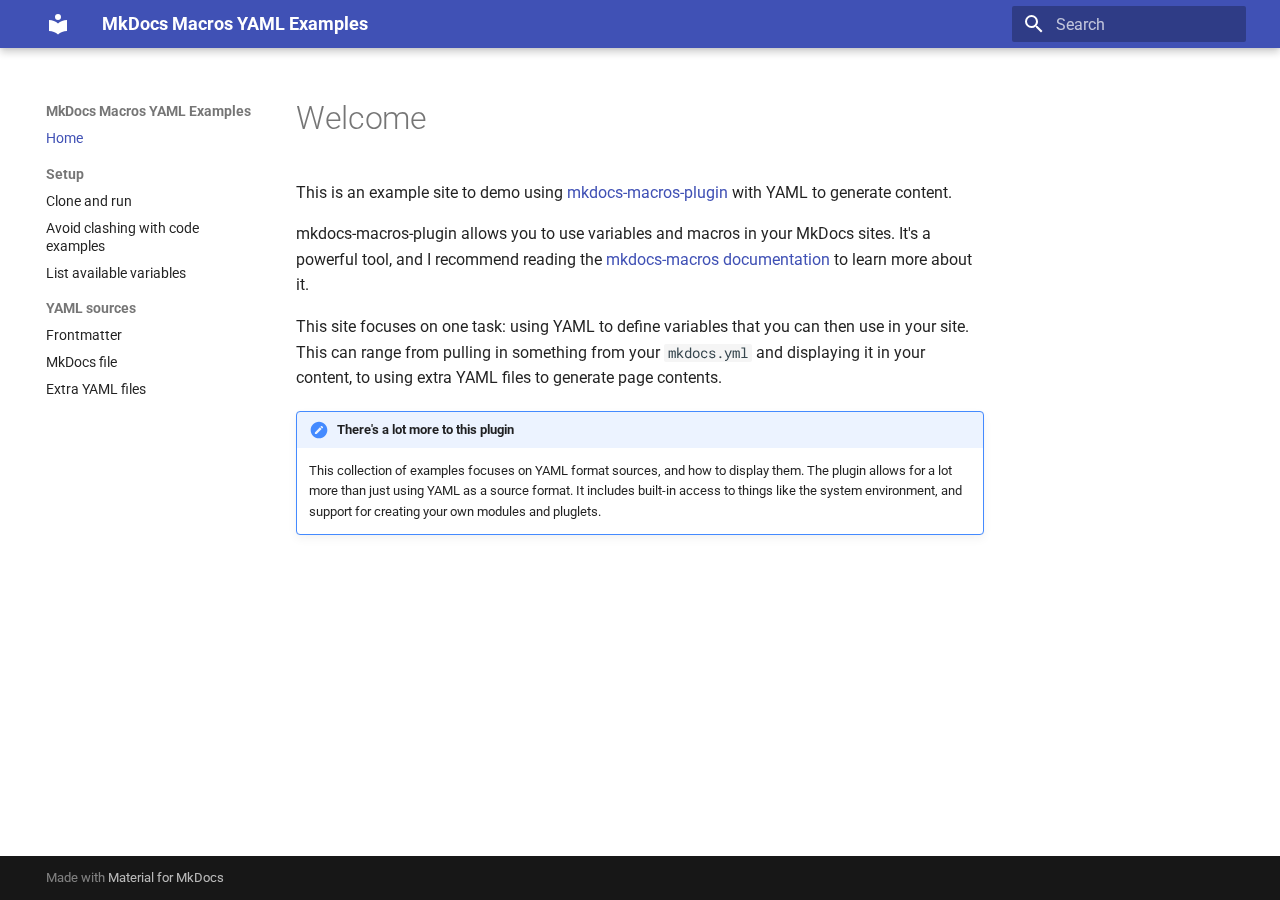
<file: site/index.html>
<!doctype html>
<html lang="en" class="no-js">
  <head>
    
      <meta charset="utf-8">
      <meta name="viewport" content="width=device-width,initial-scale=1">
      
        <meta name="description" content="An example site to demo using mkdocs-macros-plugin with YAML to generate content.">
      
      
        <meta name="author" content="Deborah Barnard">
      
      
      
      
        <link rel="next" href="clone-run/">
      
      <link rel="icon" href="assets/images/favicon.png">
      <meta name="generator" content="mkdocs-1.4.2, mkdocs-material-9.0.6">
    
    
      
        <title>MkDocs Macros YAML Examples</title>
      
    
    
      <link rel="stylesheet" href="assets/stylesheets/main.558e4712.min.css">
      
        
        <link rel="stylesheet" href="assets/stylesheets/palette.2505c338.min.css">
      
      

    
    
    
      
        
        
        <link rel="preconnect" href="https://fonts.gstatic.com" crossorigin>
        <link rel="stylesheet" href="https://fonts.googleapis.com/css?family=Roboto:300,300i,400,400i,700,700i%7CRoboto+Mono:400,400i,700,700i&display=fallback">
        <style>:root{--md-text-font:"Roboto";--md-code-font:"Roboto Mono"}</style>
      
    
    
    <script>__md_scope=new URL(".",location),__md_hash=e=>[...e].reduce((e,_)=>(e<<5)-e+_.charCodeAt(0),0),__md_get=(e,_=localStorage,t=__md_scope)=>JSON.parse(_.getItem(t.pathname+"."+e)),__md_set=(e,_,t=localStorage,a=__md_scope)=>{try{t.setItem(a.pathname+"."+e,JSON.stringify(_))}catch(e){}}</script>
    
      

    
    
    
  </head>
  
  
    
    
    
    
    
    <body dir="ltr" data-md-color-scheme="default" data-md-color-primary="" data-md-color-accent="">
  
    
    
    <input class="md-toggle" data-md-toggle="drawer" type="checkbox" id="__drawer" autocomplete="off">
    <input class="md-toggle" data-md-toggle="search" type="checkbox" id="__search" autocomplete="off">
    <label class="md-overlay" for="__drawer"></label>
    <div data-md-component="skip">
      
        
        <a href="#welcome" class="md-skip">
          Skip to content
        </a>
      
    </div>
    <div data-md-component="announce">
      
    </div>
    
    
      

<header class="md-header" data-md-component="header">
  <nav class="md-header__inner md-grid" aria-label="Header">
    <a href="." title="MkDocs Macros YAML Examples" class="md-header__button md-logo" aria-label="MkDocs Macros YAML Examples" data-md-component="logo">
      
  
  <svg xmlns="http://www.w3.org/2000/svg" viewBox="0 0 24 24"><path d="M12 8a3 3 0 0 0 3-3 3 3 0 0 0-3-3 3 3 0 0 0-3 3 3 3 0 0 0 3 3m0 3.54C9.64 9.35 6.5 8 3 8v11c3.5 0 6.64 1.35 9 3.54 2.36-2.19 5.5-3.54 9-3.54V8c-3.5 0-6.64 1.35-9 3.54Z"/></svg>

    </a>
    <label class="md-header__button md-icon" for="__drawer">
      <svg xmlns="http://www.w3.org/2000/svg" viewBox="0 0 24 24"><path d="M3 6h18v2H3V6m0 5h18v2H3v-2m0 5h18v2H3v-2Z"/></svg>
    </label>
    <div class="md-header__title" data-md-component="header-title">
      <div class="md-header__ellipsis">
        <div class="md-header__topic">
          <span class="md-ellipsis">
            MkDocs Macros YAML Examples
          </span>
        </div>
        <div class="md-header__topic" data-md-component="header-topic">
          <span class="md-ellipsis">
            
              Home
            
          </span>
        </div>
      </div>
    </div>
    
    
    
      <label class="md-header__button md-icon" for="__search">
        <svg xmlns="http://www.w3.org/2000/svg" viewBox="0 0 24 24"><path d="M9.5 3A6.5 6.5 0 0 1 16 9.5c0 1.61-.59 3.09-1.56 4.23l.27.27h.79l5 5-1.5 1.5-5-5v-.79l-.27-.27A6.516 6.516 0 0 1 9.5 16 6.5 6.5 0 0 1 3 9.5 6.5 6.5 0 0 1 9.5 3m0 2C7 5 5 7 5 9.5S7 14 9.5 14 14 12 14 9.5 12 5 9.5 5Z"/></svg>
      </label>
      <div class="md-search" data-md-component="search" role="dialog">
  <label class="md-search__overlay" for="__search"></label>
  <div class="md-search__inner" role="search">
    <form class="md-search__form" name="search">
      <input type="text" class="md-search__input" name="query" aria-label="Search" placeholder="Search" autocapitalize="off" autocorrect="off" autocomplete="off" spellcheck="false" data-md-component="search-query" required>
      <label class="md-search__icon md-icon" for="__search">
        <svg xmlns="http://www.w3.org/2000/svg" viewBox="0 0 24 24"><path d="M9.5 3A6.5 6.5 0 0 1 16 9.5c0 1.61-.59 3.09-1.56 4.23l.27.27h.79l5 5-1.5 1.5-5-5v-.79l-.27-.27A6.516 6.516 0 0 1 9.5 16 6.5 6.5 0 0 1 3 9.5 6.5 6.5 0 0 1 9.5 3m0 2C7 5 5 7 5 9.5S7 14 9.5 14 14 12 14 9.5 12 5 9.5 5Z"/></svg>
        <svg xmlns="http://www.w3.org/2000/svg" viewBox="0 0 24 24"><path d="M20 11v2H8l5.5 5.5-1.42 1.42L4.16 12l7.92-7.92L13.5 5.5 8 11h12Z"/></svg>
      </label>
      <nav class="md-search__options" aria-label="Search">
        
        <button type="reset" class="md-search__icon md-icon" title="Clear" aria-label="Clear" tabindex="-1">
          <svg xmlns="http://www.w3.org/2000/svg" viewBox="0 0 24 24"><path d="M19 6.41 17.59 5 12 10.59 6.41 5 5 6.41 10.59 12 5 17.59 6.41 19 12 13.41 17.59 19 19 17.59 13.41 12 19 6.41Z"/></svg>
        </button>
      </nav>
      
    </form>
    <div class="md-search__output">
      <div class="md-search__scrollwrap" data-md-scrollfix>
        <div class="md-search-result" data-md-component="search-result">
          <div class="md-search-result__meta">
            Initializing search
          </div>
          <ol class="md-search-result__list" role="presentation"></ol>
        </div>
      </div>
    </div>
  </div>
</div>
    
    
  </nav>
  
</header>
    
    <div class="md-container" data-md-component="container">
      
      
        
          
        
      
      <main class="md-main" data-md-component="main">
        <div class="md-main__inner md-grid">
          
            
              
              <div class="md-sidebar md-sidebar--primary" data-md-component="sidebar" data-md-type="navigation" >
                <div class="md-sidebar__scrollwrap">
                  <div class="md-sidebar__inner">
                    


<nav class="md-nav md-nav--primary" aria-label="Navigation" data-md-level="0">
  <label class="md-nav__title" for="__drawer">
    <a href="." title="MkDocs Macros YAML Examples" class="md-nav__button md-logo" aria-label="MkDocs Macros YAML Examples" data-md-component="logo">
      
  
  <svg xmlns="http://www.w3.org/2000/svg" viewBox="0 0 24 24"><path d="M12 8a3 3 0 0 0 3-3 3 3 0 0 0-3-3 3 3 0 0 0-3 3 3 3 0 0 0 3 3m0 3.54C9.64 9.35 6.5 8 3 8v11c3.5 0 6.64 1.35 9 3.54 2.36-2.19 5.5-3.54 9-3.54V8c-3.5 0-6.64 1.35-9 3.54Z"/></svg>

    </a>
    MkDocs Macros YAML Examples
  </label>
  
  <ul class="md-nav__list" data-md-scrollfix>
    
      
      
      

  
  
    
  
  
    <li class="md-nav__item md-nav__item--active">
      
      <input class="md-nav__toggle md-toggle" data-md-toggle="toc" type="checkbox" id="__toc">
      
      
        
      
      
      <a href="." class="md-nav__link md-nav__link--active">
        Home
      </a>
      
    </li>
  

    
      
      
      

  
  
  
    
      
    
    <li class="md-nav__item md-nav__item--section md-nav__item--nested">
      
      
      
      
      <input class="md-nav__toggle md-toggle " data-md-toggle="__nav_2" type="checkbox" id="__nav_2" >
      
      
      
        <label class="md-nav__link" for="__nav_2" tabindex="0" aria-expanded="false">
          Setup
          <span class="md-nav__icon md-icon"></span>
        </label>
      
      <nav class="md-nav" aria-label="Setup" data-md-level="1">
        <label class="md-nav__title" for="__nav_2">
          <span class="md-nav__icon md-icon"></span>
          Setup
        </label>
        <ul class="md-nav__list" data-md-scrollfix>
          
            
              
  
  
  
    <li class="md-nav__item">
      <a href="clone-run/" class="md-nav__link">
        Clone and run
      </a>
    </li>
  

            
          
            
              
  
  
  
    <li class="md-nav__item">
      <a href="clashing-code/" class="md-nav__link">
        Avoid clashing with code examples
      </a>
    </li>
  

            
          
            
              
  
  
  
    <li class="md-nav__item">
      <a href="macros-info/" class="md-nav__link">
        List available variables
      </a>
    </li>
  

            
          
        </ul>
      </nav>
    </li>
  

    
      
      
      

  
  
  
    
      
    
    <li class="md-nav__item md-nav__item--section md-nav__item--nested">
      
      
      
      
      <input class="md-nav__toggle md-toggle " data-md-toggle="__nav_3" type="checkbox" id="__nav_3" >
      
      
      
        <label class="md-nav__link" for="__nav_3" tabindex="0" aria-expanded="false">
          YAML sources
          <span class="md-nav__icon md-icon"></span>
        </label>
      
      <nav class="md-nav" aria-label="YAML sources" data-md-level="1">
        <label class="md-nav__title" for="__nav_3">
          <span class="md-nav__icon md-icon"></span>
          YAML sources
        </label>
        <ul class="md-nav__list" data-md-scrollfix>
          
            
              
  
  
  
    <li class="md-nav__item">
      <a href="frontmatter/" class="md-nav__link">
        Frontmatter
      </a>
    </li>
  

            
          
            
              
  
  
  
    <li class="md-nav__item">
      <a href="mkdocs-file/" class="md-nav__link">
        MkDocs file
      </a>
    </li>
  

            
          
            
              
  
  
  
    <li class="md-nav__item">
      <a href="extra-yaml-files/" class="md-nav__link">
        Extra YAML files
      </a>
    </li>
  

            
          
        </ul>
      </nav>
    </li>
  

    
  </ul>
</nav>
                  </div>
                </div>
              </div>
            
            
              
              <div class="md-sidebar md-sidebar--secondary" data-md-component="sidebar" data-md-type="toc" >
                <div class="md-sidebar__scrollwrap">
                  <div class="md-sidebar__inner">
                    

<nav class="md-nav md-nav--secondary" aria-label="Table of contents">
  
  
  
    
  
  
</nav>
                  </div>
                </div>
              </div>
            
          
          
            <div class="md-content" data-md-component="content">
              <article class="md-content__inner md-typeset">
                
                  



<h1 id="welcome">Welcome</h1>
<p>This is an example site to demo using <a href="https://github.com/fralau/mkdocs_macros_plugin">mkdocs-macros-plugin</a> with YAML to generate content.</p>
<p>mkdocs-macros-plugin allows you to use variables and macros in your MkDocs sites. It's a powerful tool, and I recommend reading the <a href="https://mkdocs-macros-plugin.readthedocs.io/en/latest/">mkdocs-macros documentation</a> to learn more about it.</p>
<p>This site focuses on one task: using YAML to define variables that you can then use in your site. This can range from pulling in something from your <code>mkdocs.yml</code> and displaying it in your content, to using extra YAML files to generate page contents.</p>
<div class="admonition note">
<p class="admonition-title">There's a lot more to this plugin</p>
<p>This collection of examples focuses on YAML format sources, and how to display them. The plugin allows for a lot more than just using YAML as a source format. It includes built-in access to things like the system environment, and support for creating your own modules and pluglets.</p>
</div>





                
              </article>
            </div>
          
          
        </div>
        
      </main>
      
        <footer class="md-footer">
  
  <div class="md-footer-meta md-typeset">
    <div class="md-footer-meta__inner md-grid">
      <div class="md-copyright">
  
  
    Made with
    <a href="https://squidfunk.github.io/mkdocs-material/" target="_blank" rel="noopener">
      Material for MkDocs
    </a>
  
</div>
      
    </div>
  </div>
</footer>
      
    </div>
    <div class="md-dialog" data-md-component="dialog">
      <div class="md-dialog__inner md-typeset"></div>
    </div>
    
    <script id="__config" type="application/json">{"base": ".", "features": ["navigation.sections"], "search": "assets/javascripts/workers/search.e5c33ebb.min.js", "translations": {"clipboard.copied": "Copied to clipboard", "clipboard.copy": "Copy to clipboard", "search.result.more.one": "1 more on this page", "search.result.more.other": "# more on this page", "search.result.none": "No matching documents", "search.result.one": "1 matching document", "search.result.other": "# matching documents", "search.result.placeholder": "Type to start searching", "search.result.term.missing": "Missing", "select.version": "Select version"}}</script>
    
    
      <script src="assets/javascripts/bundle.51d95adb.min.js"></script>
      
    
  </body>
</html>
</file>
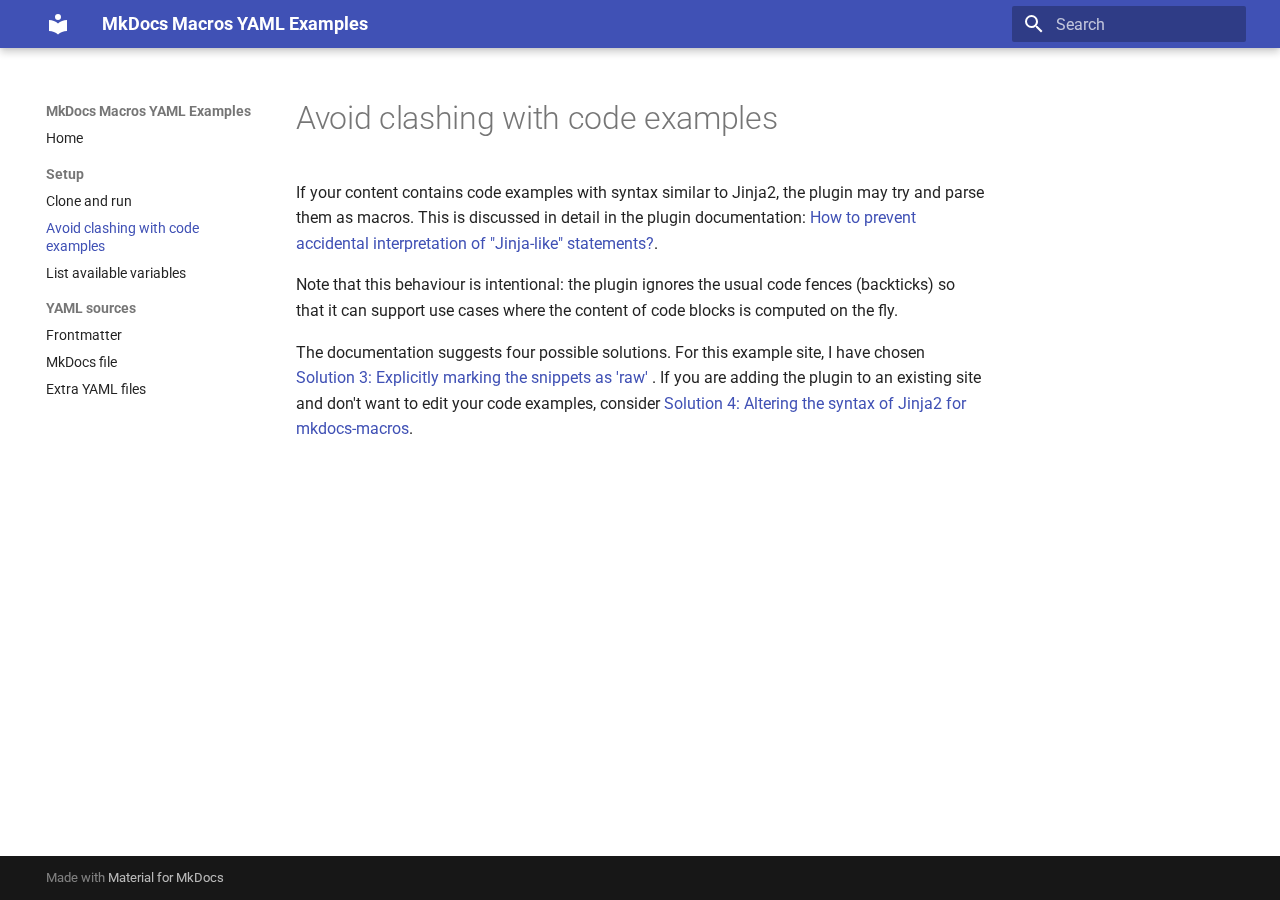
<file: site/clashing-code/index.html>
<!doctype html>
<html lang="en" class="no-js">
  <head>
    
      <meta charset="utf-8">
      <meta name="viewport" content="width=device-width,initial-scale=1">
      
        <meta name="description" content="An example site to demo using mkdocs-macros-plugin with YAML to generate content.">
      
      
        <meta name="author" content="Deborah Barnard">
      
      
      
        <link rel="prev" href="../clone-run/">
      
      
        <link rel="next" href="../macros-info/">
      
      <link rel="icon" href="../assets/images/favicon.png">
      <meta name="generator" content="mkdocs-1.4.2, mkdocs-material-9.0.6">
    
    
      
        <title>Avoid clashing with code examples - MkDocs Macros YAML Examples</title>
      
    
    
      <link rel="stylesheet" href="../assets/stylesheets/main.558e4712.min.css">
      
        
        <link rel="stylesheet" href="../assets/stylesheets/palette.2505c338.min.css">
      
      

    
    
    
      
        
        
        <link rel="preconnect" href="https://fonts.gstatic.com" crossorigin>
        <link rel="stylesheet" href="https://fonts.googleapis.com/css?family=Roboto:300,300i,400,400i,700,700i%7CRoboto+Mono:400,400i,700,700i&display=fallback">
        <style>:root{--md-text-font:"Roboto";--md-code-font:"Roboto Mono"}</style>
      
    
    
    <script>__md_scope=new URL("..",location),__md_hash=e=>[...e].reduce((e,_)=>(e<<5)-e+_.charCodeAt(0),0),__md_get=(e,_=localStorage,t=__md_scope)=>JSON.parse(_.getItem(t.pathname+"."+e)),__md_set=(e,_,t=localStorage,a=__md_scope)=>{try{t.setItem(a.pathname+"."+e,JSON.stringify(_))}catch(e){}}</script>
    
      

    
    
    
  </head>
  
  
    
    
    
    
    
    <body dir="ltr" data-md-color-scheme="default" data-md-color-primary="" data-md-color-accent="">
  
    
    
    <input class="md-toggle" data-md-toggle="drawer" type="checkbox" id="__drawer" autocomplete="off">
    <input class="md-toggle" data-md-toggle="search" type="checkbox" id="__search" autocomplete="off">
    <label class="md-overlay" for="__drawer"></label>
    <div data-md-component="skip">
      
        
        <a href="#avoid-clashing-with-code-examples" class="md-skip">
          Skip to content
        </a>
      
    </div>
    <div data-md-component="announce">
      
    </div>
    
    
      

<header class="md-header" data-md-component="header">
  <nav class="md-header__inner md-grid" aria-label="Header">
    <a href=".." title="MkDocs Macros YAML Examples" class="md-header__button md-logo" aria-label="MkDocs Macros YAML Examples" data-md-component="logo">
      
  
  <svg xmlns="http://www.w3.org/2000/svg" viewBox="0 0 24 24"><path d="M12 8a3 3 0 0 0 3-3 3 3 0 0 0-3-3 3 3 0 0 0-3 3 3 3 0 0 0 3 3m0 3.54C9.64 9.35 6.5 8 3 8v11c3.5 0 6.64 1.35 9 3.54 2.36-2.19 5.5-3.54 9-3.54V8c-3.5 0-6.64 1.35-9 3.54Z"/></svg>

    </a>
    <label class="md-header__button md-icon" for="__drawer">
      <svg xmlns="http://www.w3.org/2000/svg" viewBox="0 0 24 24"><path d="M3 6h18v2H3V6m0 5h18v2H3v-2m0 5h18v2H3v-2Z"/></svg>
    </label>
    <div class="md-header__title" data-md-component="header-title">
      <div class="md-header__ellipsis">
        <div class="md-header__topic">
          <span class="md-ellipsis">
            MkDocs Macros YAML Examples
          </span>
        </div>
        <div class="md-header__topic" data-md-component="header-topic">
          <span class="md-ellipsis">
            
              Avoid clashing with code examples
            
          </span>
        </div>
      </div>
    </div>
    
    
    
      <label class="md-header__button md-icon" for="__search">
        <svg xmlns="http://www.w3.org/2000/svg" viewBox="0 0 24 24"><path d="M9.5 3A6.5 6.5 0 0 1 16 9.5c0 1.61-.59 3.09-1.56 4.23l.27.27h.79l5 5-1.5 1.5-5-5v-.79l-.27-.27A6.516 6.516 0 0 1 9.5 16 6.5 6.5 0 0 1 3 9.5 6.5 6.5 0 0 1 9.5 3m0 2C7 5 5 7 5 9.5S7 14 9.5 14 14 12 14 9.5 12 5 9.5 5Z"/></svg>
      </label>
      <div class="md-search" data-md-component="search" role="dialog">
  <label class="md-search__overlay" for="__search"></label>
  <div class="md-search__inner" role="search">
    <form class="md-search__form" name="search">
      <input type="text" class="md-search__input" name="query" aria-label="Search" placeholder="Search" autocapitalize="off" autocorrect="off" autocomplete="off" spellcheck="false" data-md-component="search-query" required>
      <label class="md-search__icon md-icon" for="__search">
        <svg xmlns="http://www.w3.org/2000/svg" viewBox="0 0 24 24"><path d="M9.5 3A6.5 6.5 0 0 1 16 9.5c0 1.61-.59 3.09-1.56 4.23l.27.27h.79l5 5-1.5 1.5-5-5v-.79l-.27-.27A6.516 6.516 0 0 1 9.5 16 6.5 6.5 0 0 1 3 9.5 6.5 6.5 0 0 1 9.5 3m0 2C7 5 5 7 5 9.5S7 14 9.5 14 14 12 14 9.5 12 5 9.5 5Z"/></svg>
        <svg xmlns="http://www.w3.org/2000/svg" viewBox="0 0 24 24"><path d="M20 11v2H8l5.5 5.5-1.42 1.42L4.16 12l7.92-7.92L13.5 5.5 8 11h12Z"/></svg>
      </label>
      <nav class="md-search__options" aria-label="Search">
        
        <button type="reset" class="md-search__icon md-icon" title="Clear" aria-label="Clear" tabindex="-1">
          <svg xmlns="http://www.w3.org/2000/svg" viewBox="0 0 24 24"><path d="M19 6.41 17.59 5 12 10.59 6.41 5 5 6.41 10.59 12 5 17.59 6.41 19 12 13.41 17.59 19 19 17.59 13.41 12 19 6.41Z"/></svg>
        </button>
      </nav>
      
    </form>
    <div class="md-search__output">
      <div class="md-search__scrollwrap" data-md-scrollfix>
        <div class="md-search-result" data-md-component="search-result">
          <div class="md-search-result__meta">
            Initializing search
          </div>
          <ol class="md-search-result__list" role="presentation"></ol>
        </div>
      </div>
    </div>
  </div>
</div>
    
    
  </nav>
  
</header>
    
    <div class="md-container" data-md-component="container">
      
      
        
          
        
      
      <main class="md-main" data-md-component="main">
        <div class="md-main__inner md-grid">
          
            
              
              <div class="md-sidebar md-sidebar--primary" data-md-component="sidebar" data-md-type="navigation" >
                <div class="md-sidebar__scrollwrap">
                  <div class="md-sidebar__inner">
                    


<nav class="md-nav md-nav--primary" aria-label="Navigation" data-md-level="0">
  <label class="md-nav__title" for="__drawer">
    <a href=".." title="MkDocs Macros YAML Examples" class="md-nav__button md-logo" aria-label="MkDocs Macros YAML Examples" data-md-component="logo">
      
  
  <svg xmlns="http://www.w3.org/2000/svg" viewBox="0 0 24 24"><path d="M12 8a3 3 0 0 0 3-3 3 3 0 0 0-3-3 3 3 0 0 0-3 3 3 3 0 0 0 3 3m0 3.54C9.64 9.35 6.5 8 3 8v11c3.5 0 6.64 1.35 9 3.54 2.36-2.19 5.5-3.54 9-3.54V8c-3.5 0-6.64 1.35-9 3.54Z"/></svg>

    </a>
    MkDocs Macros YAML Examples
  </label>
  
  <ul class="md-nav__list" data-md-scrollfix>
    
      
      
      

  
  
  
    <li class="md-nav__item">
      <a href=".." class="md-nav__link">
        Home
      </a>
    </li>
  

    
      
      
      

  
  
    
  
  
    
      
    
    <li class="md-nav__item md-nav__item--active md-nav__item--section md-nav__item--nested">
      
      
      
      
      <input class="md-nav__toggle md-toggle " data-md-toggle="__nav_2" type="checkbox" id="__nav_2" checked>
      
      
      
        <label class="md-nav__link" for="__nav_2" tabindex="0" aria-expanded="true">
          Setup
          <span class="md-nav__icon md-icon"></span>
        </label>
      
      <nav class="md-nav" aria-label="Setup" data-md-level="1">
        <label class="md-nav__title" for="__nav_2">
          <span class="md-nav__icon md-icon"></span>
          Setup
        </label>
        <ul class="md-nav__list" data-md-scrollfix>
          
            
              
  
  
  
    <li class="md-nav__item">
      <a href="../clone-run/" class="md-nav__link">
        Clone and run
      </a>
    </li>
  

            
          
            
              
  
  
    
  
  
    <li class="md-nav__item md-nav__item--active">
      
      <input class="md-nav__toggle md-toggle" data-md-toggle="toc" type="checkbox" id="__toc">
      
      
        
      
      
      <a href="./" class="md-nav__link md-nav__link--active">
        Avoid clashing with code examples
      </a>
      
    </li>
  

            
          
            
              
  
  
  
    <li class="md-nav__item">
      <a href="../macros-info/" class="md-nav__link">
        List available variables
      </a>
    </li>
  

            
          
        </ul>
      </nav>
    </li>
  

    
      
      
      

  
  
  
    
      
    
    <li class="md-nav__item md-nav__item--section md-nav__item--nested">
      
      
      
      
      <input class="md-nav__toggle md-toggle " data-md-toggle="__nav_3" type="checkbox" id="__nav_3" >
      
      
      
        <label class="md-nav__link" for="__nav_3" tabindex="0" aria-expanded="false">
          YAML sources
          <span class="md-nav__icon md-icon"></span>
        </label>
      
      <nav class="md-nav" aria-label="YAML sources" data-md-level="1">
        <label class="md-nav__title" for="__nav_3">
          <span class="md-nav__icon md-icon"></span>
          YAML sources
        </label>
        <ul class="md-nav__list" data-md-scrollfix>
          
            
              
  
  
  
    <li class="md-nav__item">
      <a href="../frontmatter/" class="md-nav__link">
        Frontmatter
      </a>
    </li>
  

            
          
            
              
  
  
  
    <li class="md-nav__item">
      <a href="../mkdocs-file/" class="md-nav__link">
        MkDocs file
      </a>
    </li>
  

            
          
            
              
  
  
  
    <li class="md-nav__item">
      <a href="../extra-yaml-files/" class="md-nav__link">
        Extra YAML files
      </a>
    </li>
  

            
          
        </ul>
      </nav>
    </li>
  

    
  </ul>
</nav>
                  </div>
                </div>
              </div>
            
            
              
              <div class="md-sidebar md-sidebar--secondary" data-md-component="sidebar" data-md-type="toc" >
                <div class="md-sidebar__scrollwrap">
                  <div class="md-sidebar__inner">
                    

<nav class="md-nav md-nav--secondary" aria-label="Table of contents">
  
  
  
    
  
  
</nav>
                  </div>
                </div>
              </div>
            
          
          
            <div class="md-content" data-md-component="content">
              <article class="md-content__inner md-typeset">
                
                  



<h1 id="avoid-clashing-with-code-examples">Avoid clashing with code examples</h1>
<p>If your content contains code examples with syntax similar to Jinja2, the plugin may try and parse them as macros. This is discussed in detail in the plugin documentation: <a href="https://mkdocs-macros-plugin.readthedocs.io/en/latest/advanced/#how-to-prevent-accidental-interpretation-of-jinja-like-statements">How to prevent accidental interpretation of "Jinja-like" statements?</a>.</p>
<p>Note that this behaviour is intentional: the plugin ignores the usual code fences (backticks) so that it can support use cases where the content of code blocks is computed on the fly.</p>
<p>The documentation suggests four possible solutions. For this example site, I have chosen <a href="https://mkdocs-macros-plugin.readthedocs.io/en/latest/advanced/#solution-3-explicitly-marking-the-snippets-as-raw">Solution 3: Explicitly marking the snippets as 'raw' </a>. If you are adding the plugin to an existing site and don't want to edit your code examples, consider <a href="https://mkdocs-macros-plugin.readthedocs.io/en/latest/advanced/#solution-4-altering-the-syntax-of-jinja2-for-mkdocs-macros">Solution 4: Altering the syntax of Jinja2 for mkdocs-macros</a>.</p>





                
              </article>
            </div>
          
          
        </div>
        
      </main>
      
        <footer class="md-footer">
  
  <div class="md-footer-meta md-typeset">
    <div class="md-footer-meta__inner md-grid">
      <div class="md-copyright">
  
  
    Made with
    <a href="https://squidfunk.github.io/mkdocs-material/" target="_blank" rel="noopener">
      Material for MkDocs
    </a>
  
</div>
      
    </div>
  </div>
</footer>
      
    </div>
    <div class="md-dialog" data-md-component="dialog">
      <div class="md-dialog__inner md-typeset"></div>
    </div>
    
    <script id="__config" type="application/json">{"base": "..", "features": ["navigation.sections"], "search": "../assets/javascripts/workers/search.e5c33ebb.min.js", "translations": {"clipboard.copied": "Copied to clipboard", "clipboard.copy": "Copy to clipboard", "search.result.more.one": "1 more on this page", "search.result.more.other": "# more on this page", "search.result.none": "No matching documents", "search.result.one": "1 matching document", "search.result.other": "# matching documents", "search.result.placeholder": "Type to start searching", "search.result.term.missing": "Missing", "select.version": "Select version"}}</script>
    
    
      <script src="../assets/javascripts/bundle.51d95adb.min.js"></script>
      
    
  </body>
</html>
</file>
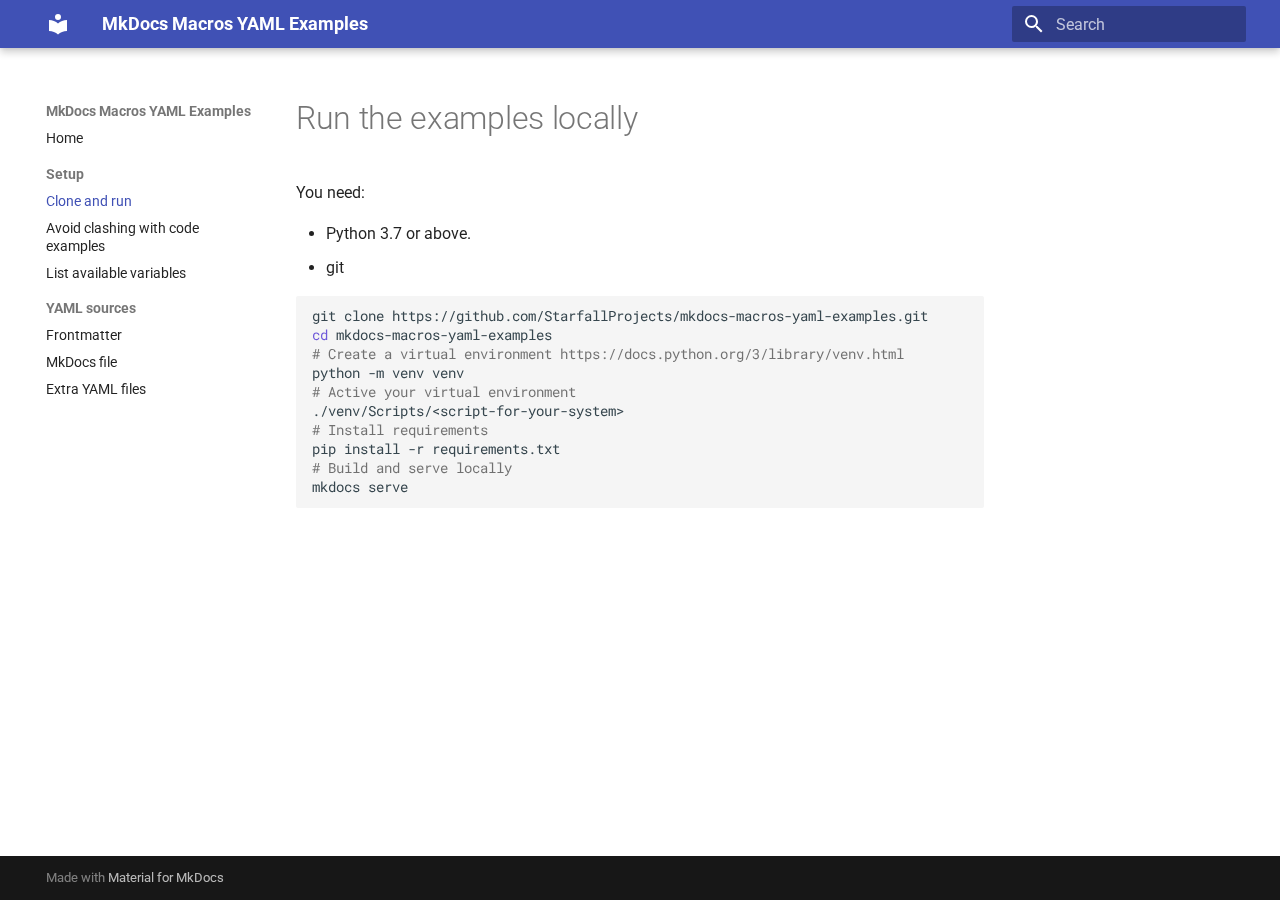
<file: site/clone-run/index.html>
<!doctype html>
<html lang="en" class="no-js">
  <head>
    
      <meta charset="utf-8">
      <meta name="viewport" content="width=device-width,initial-scale=1">
      
        <meta name="description" content="An example site to demo using mkdocs-macros-plugin with YAML to generate content.">
      
      
        <meta name="author" content="Deborah Barnard">
      
      
      
        <link rel="prev" href="..">
      
      
        <link rel="next" href="../clashing-code/">
      
      <link rel="icon" href="../assets/images/favicon.png">
      <meta name="generator" content="mkdocs-1.4.2, mkdocs-material-9.0.6">
    
    
      
        <title>Clone and run - MkDocs Macros YAML Examples</title>
      
    
    
      <link rel="stylesheet" href="../assets/stylesheets/main.558e4712.min.css">
      
        
        <link rel="stylesheet" href="../assets/stylesheets/palette.2505c338.min.css">
      
      

    
    
    
      
        
        
        <link rel="preconnect" href="https://fonts.gstatic.com" crossorigin>
        <link rel="stylesheet" href="https://fonts.googleapis.com/css?family=Roboto:300,300i,400,400i,700,700i%7CRoboto+Mono:400,400i,700,700i&display=fallback">
        <style>:root{--md-text-font:"Roboto";--md-code-font:"Roboto Mono"}</style>
      
    
    
    <script>__md_scope=new URL("..",location),__md_hash=e=>[...e].reduce((e,_)=>(e<<5)-e+_.charCodeAt(0),0),__md_get=(e,_=localStorage,t=__md_scope)=>JSON.parse(_.getItem(t.pathname+"."+e)),__md_set=(e,_,t=localStorage,a=__md_scope)=>{try{t.setItem(a.pathname+"."+e,JSON.stringify(_))}catch(e){}}</script>
    
      

    
    
    
  </head>
  
  
    
    
    
    
    
    <body dir="ltr" data-md-color-scheme="default" data-md-color-primary="" data-md-color-accent="">
  
    
    
    <input class="md-toggle" data-md-toggle="drawer" type="checkbox" id="__drawer" autocomplete="off">
    <input class="md-toggle" data-md-toggle="search" type="checkbox" id="__search" autocomplete="off">
    <label class="md-overlay" for="__drawer"></label>
    <div data-md-component="skip">
      
        
        <a href="#run-the-examples-locally" class="md-skip">
          Skip to content
        </a>
      
    </div>
    <div data-md-component="announce">
      
    </div>
    
    
      

<header class="md-header" data-md-component="header">
  <nav class="md-header__inner md-grid" aria-label="Header">
    <a href=".." title="MkDocs Macros YAML Examples" class="md-header__button md-logo" aria-label="MkDocs Macros YAML Examples" data-md-component="logo">
      
  
  <svg xmlns="http://www.w3.org/2000/svg" viewBox="0 0 24 24"><path d="M12 8a3 3 0 0 0 3-3 3 3 0 0 0-3-3 3 3 0 0 0-3 3 3 3 0 0 0 3 3m0 3.54C9.64 9.35 6.5 8 3 8v11c3.5 0 6.64 1.35 9 3.54 2.36-2.19 5.5-3.54 9-3.54V8c-3.5 0-6.64 1.35-9 3.54Z"/></svg>

    </a>
    <label class="md-header__button md-icon" for="__drawer">
      <svg xmlns="http://www.w3.org/2000/svg" viewBox="0 0 24 24"><path d="M3 6h18v2H3V6m0 5h18v2H3v-2m0 5h18v2H3v-2Z"/></svg>
    </label>
    <div class="md-header__title" data-md-component="header-title">
      <div class="md-header__ellipsis">
        <div class="md-header__topic">
          <span class="md-ellipsis">
            MkDocs Macros YAML Examples
          </span>
        </div>
        <div class="md-header__topic" data-md-component="header-topic">
          <span class="md-ellipsis">
            
              Clone and run
            
          </span>
        </div>
      </div>
    </div>
    
    
    
      <label class="md-header__button md-icon" for="__search">
        <svg xmlns="http://www.w3.org/2000/svg" viewBox="0 0 24 24"><path d="M9.5 3A6.5 6.5 0 0 1 16 9.5c0 1.61-.59 3.09-1.56 4.23l.27.27h.79l5 5-1.5 1.5-5-5v-.79l-.27-.27A6.516 6.516 0 0 1 9.5 16 6.5 6.5 0 0 1 3 9.5 6.5 6.5 0 0 1 9.5 3m0 2C7 5 5 7 5 9.5S7 14 9.5 14 14 12 14 9.5 12 5 9.5 5Z"/></svg>
      </label>
      <div class="md-search" data-md-component="search" role="dialog">
  <label class="md-search__overlay" for="__search"></label>
  <div class="md-search__inner" role="search">
    <form class="md-search__form" name="search">
      <input type="text" class="md-search__input" name="query" aria-label="Search" placeholder="Search" autocapitalize="off" autocorrect="off" autocomplete="off" spellcheck="false" data-md-component="search-query" required>
      <label class="md-search__icon md-icon" for="__search">
        <svg xmlns="http://www.w3.org/2000/svg" viewBox="0 0 24 24"><path d="M9.5 3A6.5 6.5 0 0 1 16 9.5c0 1.61-.59 3.09-1.56 4.23l.27.27h.79l5 5-1.5 1.5-5-5v-.79l-.27-.27A6.516 6.516 0 0 1 9.5 16 6.5 6.5 0 0 1 3 9.5 6.5 6.5 0 0 1 9.5 3m0 2C7 5 5 7 5 9.5S7 14 9.5 14 14 12 14 9.5 12 5 9.5 5Z"/></svg>
        <svg xmlns="http://www.w3.org/2000/svg" viewBox="0 0 24 24"><path d="M20 11v2H8l5.5 5.5-1.42 1.42L4.16 12l7.92-7.92L13.5 5.5 8 11h12Z"/></svg>
      </label>
      <nav class="md-search__options" aria-label="Search">
        
        <button type="reset" class="md-search__icon md-icon" title="Clear" aria-label="Clear" tabindex="-1">
          <svg xmlns="http://www.w3.org/2000/svg" viewBox="0 0 24 24"><path d="M19 6.41 17.59 5 12 10.59 6.41 5 5 6.41 10.59 12 5 17.59 6.41 19 12 13.41 17.59 19 19 17.59 13.41 12 19 6.41Z"/></svg>
        </button>
      </nav>
      
    </form>
    <div class="md-search__output">
      <div class="md-search__scrollwrap" data-md-scrollfix>
        <div class="md-search-result" data-md-component="search-result">
          <div class="md-search-result__meta">
            Initializing search
          </div>
          <ol class="md-search-result__list" role="presentation"></ol>
        </div>
      </div>
    </div>
  </div>
</div>
    
    
  </nav>
  
</header>
    
    <div class="md-container" data-md-component="container">
      
      
        
          
        
      
      <main class="md-main" data-md-component="main">
        <div class="md-main__inner md-grid">
          
            
              
              <div class="md-sidebar md-sidebar--primary" data-md-component="sidebar" data-md-type="navigation" >
                <div class="md-sidebar__scrollwrap">
                  <div class="md-sidebar__inner">
                    


<nav class="md-nav md-nav--primary" aria-label="Navigation" data-md-level="0">
  <label class="md-nav__title" for="__drawer">
    <a href=".." title="MkDocs Macros YAML Examples" class="md-nav__button md-logo" aria-label="MkDocs Macros YAML Examples" data-md-component="logo">
      
  
  <svg xmlns="http://www.w3.org/2000/svg" viewBox="0 0 24 24"><path d="M12 8a3 3 0 0 0 3-3 3 3 0 0 0-3-3 3 3 0 0 0-3 3 3 3 0 0 0 3 3m0 3.54C9.64 9.35 6.5 8 3 8v11c3.5 0 6.64 1.35 9 3.54 2.36-2.19 5.5-3.54 9-3.54V8c-3.5 0-6.64 1.35-9 3.54Z"/></svg>

    </a>
    MkDocs Macros YAML Examples
  </label>
  
  <ul class="md-nav__list" data-md-scrollfix>
    
      
      
      

  
  
  
    <li class="md-nav__item">
      <a href=".." class="md-nav__link">
        Home
      </a>
    </li>
  

    
      
      
      

  
  
    
  
  
    
      
    
    <li class="md-nav__item md-nav__item--active md-nav__item--section md-nav__item--nested">
      
      
      
      
      <input class="md-nav__toggle md-toggle " data-md-toggle="__nav_2" type="checkbox" id="__nav_2" checked>
      
      
      
        <label class="md-nav__link" for="__nav_2" tabindex="0" aria-expanded="true">
          Setup
          <span class="md-nav__icon md-icon"></span>
        </label>
      
      <nav class="md-nav" aria-label="Setup" data-md-level="1">
        <label class="md-nav__title" for="__nav_2">
          <span class="md-nav__icon md-icon"></span>
          Setup
        </label>
        <ul class="md-nav__list" data-md-scrollfix>
          
            
              
  
  
    
  
  
    <li class="md-nav__item md-nav__item--active">
      
      <input class="md-nav__toggle md-toggle" data-md-toggle="toc" type="checkbox" id="__toc">
      
      
        
      
      
      <a href="./" class="md-nav__link md-nav__link--active">
        Clone and run
      </a>
      
    </li>
  

            
          
            
              
  
  
  
    <li class="md-nav__item">
      <a href="../clashing-code/" class="md-nav__link">
        Avoid clashing with code examples
      </a>
    </li>
  

            
          
            
              
  
  
  
    <li class="md-nav__item">
      <a href="../macros-info/" class="md-nav__link">
        List available variables
      </a>
    </li>
  

            
          
        </ul>
      </nav>
    </li>
  

    
      
      
      

  
  
  
    
      
    
    <li class="md-nav__item md-nav__item--section md-nav__item--nested">
      
      
      
      
      <input class="md-nav__toggle md-toggle " data-md-toggle="__nav_3" type="checkbox" id="__nav_3" >
      
      
      
        <label class="md-nav__link" for="__nav_3" tabindex="0" aria-expanded="false">
          YAML sources
          <span class="md-nav__icon md-icon"></span>
        </label>
      
      <nav class="md-nav" aria-label="YAML sources" data-md-level="1">
        <label class="md-nav__title" for="__nav_3">
          <span class="md-nav__icon md-icon"></span>
          YAML sources
        </label>
        <ul class="md-nav__list" data-md-scrollfix>
          
            
              
  
  
  
    <li class="md-nav__item">
      <a href="../frontmatter/" class="md-nav__link">
        Frontmatter
      </a>
    </li>
  

            
          
            
              
  
  
  
    <li class="md-nav__item">
      <a href="../mkdocs-file/" class="md-nav__link">
        MkDocs file
      </a>
    </li>
  

            
          
            
              
  
  
  
    <li class="md-nav__item">
      <a href="../extra-yaml-files/" class="md-nav__link">
        Extra YAML files
      </a>
    </li>
  

            
          
        </ul>
      </nav>
    </li>
  

    
  </ul>
</nav>
                  </div>
                </div>
              </div>
            
            
              
              <div class="md-sidebar md-sidebar--secondary" data-md-component="sidebar" data-md-type="toc" >
                <div class="md-sidebar__scrollwrap">
                  <div class="md-sidebar__inner">
                    

<nav class="md-nav md-nav--secondary" aria-label="Table of contents">
  
  
  
    
  
  
</nav>
                  </div>
                </div>
              </div>
            
          
          
            <div class="md-content" data-md-component="content">
              <article class="md-content__inner md-typeset">
                
                  



<h1 id="run-the-examples-locally">Run the examples locally</h1>
<p>You need:</p>
<ul>
<li>Python 3.7 or above.</li>
<li>git</li>
</ul>
<div class="highlight"><pre><span></span><code><a id="__codelineno-0-1" name="__codelineno-0-1" href="#__codelineno-0-1"></a>git<span class="w"> </span>clone<span class="w"> </span>https://github.com/StarfallProjects/mkdocs-macros-yaml-examples.git
<a id="__codelineno-0-2" name="__codelineno-0-2" href="#__codelineno-0-2"></a><span class="nb">cd</span><span class="w"> </span>mkdocs-macros-yaml-examples
<a id="__codelineno-0-3" name="__codelineno-0-3" href="#__codelineno-0-3"></a><span class="c1"># Create a virtual environment https://docs.python.org/3/library/venv.html</span>
<a id="__codelineno-0-4" name="__codelineno-0-4" href="#__codelineno-0-4"></a>python<span class="w"> </span>-m<span class="w"> </span>venv<span class="w"> </span>venv
<a id="__codelineno-0-5" name="__codelineno-0-5" href="#__codelineno-0-5"></a><span class="c1"># Active your virtual environment</span>
<a id="__codelineno-0-6" name="__codelineno-0-6" href="#__codelineno-0-6"></a>./venv/Scripts/&lt;script-for-your-system&gt;
<a id="__codelineno-0-7" name="__codelineno-0-7" href="#__codelineno-0-7"></a><span class="c1"># Install requirements</span>
<a id="__codelineno-0-8" name="__codelineno-0-8" href="#__codelineno-0-8"></a>pip<span class="w"> </span>install<span class="w"> </span>-r<span class="w"> </span>requirements.txt
<a id="__codelineno-0-9" name="__codelineno-0-9" href="#__codelineno-0-9"></a><span class="c1"># Build and serve locally</span>
<a id="__codelineno-0-10" name="__codelineno-0-10" href="#__codelineno-0-10"></a>mkdocs<span class="w"> </span>serve
</code></pre></div>





                
              </article>
            </div>
          
          
        </div>
        
      </main>
      
        <footer class="md-footer">
  
  <div class="md-footer-meta md-typeset">
    <div class="md-footer-meta__inner md-grid">
      <div class="md-copyright">
  
  
    Made with
    <a href="https://squidfunk.github.io/mkdocs-material/" target="_blank" rel="noopener">
      Material for MkDocs
    </a>
  
</div>
      
    </div>
  </div>
</footer>
      
    </div>
    <div class="md-dialog" data-md-component="dialog">
      <div class="md-dialog__inner md-typeset"></div>
    </div>
    
    <script id="__config" type="application/json">{"base": "..", "features": ["navigation.sections"], "search": "../assets/javascripts/workers/search.e5c33ebb.min.js", "translations": {"clipboard.copied": "Copied to clipboard", "clipboard.copy": "Copy to clipboard", "search.result.more.one": "1 more on this page", "search.result.more.other": "# more on this page", "search.result.none": "No matching documents", "search.result.one": "1 matching document", "search.result.other": "# matching documents", "search.result.placeholder": "Type to start searching", "search.result.term.missing": "Missing", "select.version": "Select version"}}</script>
    
    
      <script src="../assets/javascripts/bundle.51d95adb.min.js"></script>
      
    
  </body>
</html>
</file>
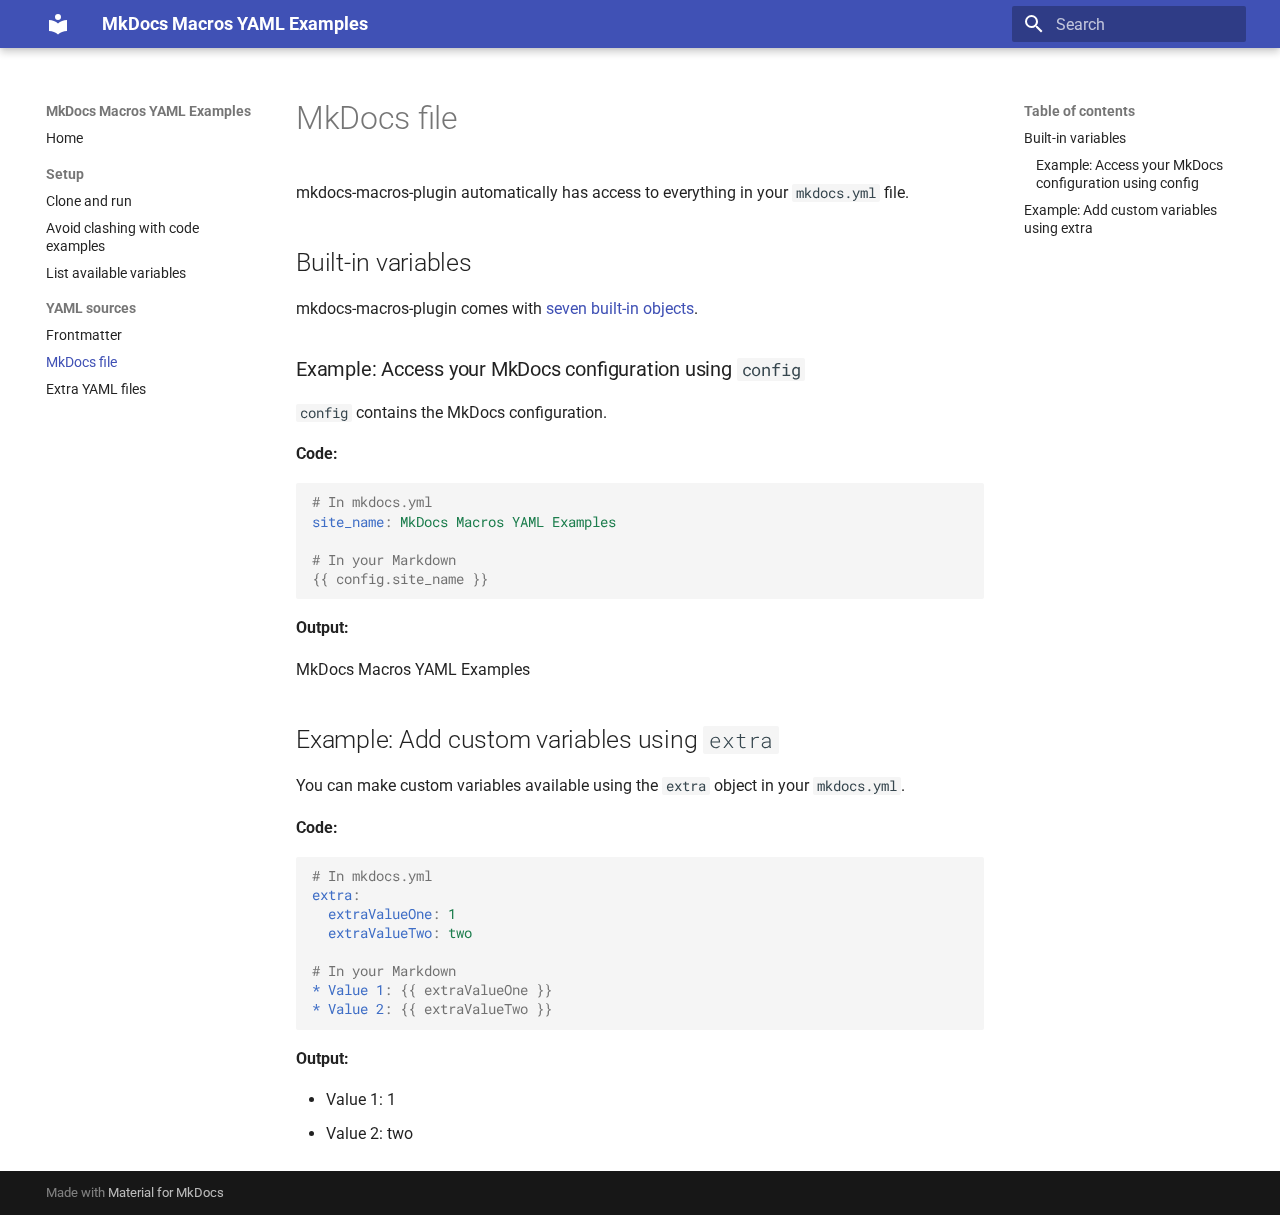
<file: site/mkdocs-file/index.html>
<!doctype html>
<html lang="en" class="no-js">
  <head>
    
      <meta charset="utf-8">
      <meta name="viewport" content="width=device-width,initial-scale=1">
      
        <meta name="description" content="An example site to demo using mkdocs-macros-plugin with YAML to generate content.">
      
      
        <meta name="author" content="Deborah Barnard">
      
      
      
        <link rel="prev" href="../frontmatter/">
      
      
        <link rel="next" href="../extra-yaml-files/">
      
      <link rel="icon" href="../assets/images/favicon.png">
      <meta name="generator" content="mkdocs-1.4.2, mkdocs-material-9.0.6">
    
    
      
        <title>MkDocs file - MkDocs Macros YAML Examples</title>
      
    
    
      <link rel="stylesheet" href="../assets/stylesheets/main.558e4712.min.css">
      
        
        <link rel="stylesheet" href="../assets/stylesheets/palette.2505c338.min.css">
      
      

    
    
    
      
        
        
        <link rel="preconnect" href="https://fonts.gstatic.com" crossorigin>
        <link rel="stylesheet" href="https://fonts.googleapis.com/css?family=Roboto:300,300i,400,400i,700,700i%7CRoboto+Mono:400,400i,700,700i&display=fallback">
        <style>:root{--md-text-font:"Roboto";--md-code-font:"Roboto Mono"}</style>
      
    
    
    <script>__md_scope=new URL("..",location),__md_hash=e=>[...e].reduce((e,_)=>(e<<5)-e+_.charCodeAt(0),0),__md_get=(e,_=localStorage,t=__md_scope)=>JSON.parse(_.getItem(t.pathname+"."+e)),__md_set=(e,_,t=localStorage,a=__md_scope)=>{try{t.setItem(a.pathname+"."+e,JSON.stringify(_))}catch(e){}}</script>
    
      

    
    
    
  </head>
  
  
    
    
    
    
    
    <body dir="ltr" data-md-color-scheme="default" data-md-color-primary="" data-md-color-accent="">
  
    
    
    <input class="md-toggle" data-md-toggle="drawer" type="checkbox" id="__drawer" autocomplete="off">
    <input class="md-toggle" data-md-toggle="search" type="checkbox" id="__search" autocomplete="off">
    <label class="md-overlay" for="__drawer"></label>
    <div data-md-component="skip">
      
        
        <a href="#mkdocs-file" class="md-skip">
          Skip to content
        </a>
      
    </div>
    <div data-md-component="announce">
      
    </div>
    
    
      

<header class="md-header" data-md-component="header">
  <nav class="md-header__inner md-grid" aria-label="Header">
    <a href=".." title="MkDocs Macros YAML Examples" class="md-header__button md-logo" aria-label="MkDocs Macros YAML Examples" data-md-component="logo">
      
  
  <svg xmlns="http://www.w3.org/2000/svg" viewBox="0 0 24 24"><path d="M12 8a3 3 0 0 0 3-3 3 3 0 0 0-3-3 3 3 0 0 0-3 3 3 3 0 0 0 3 3m0 3.54C9.64 9.35 6.5 8 3 8v11c3.5 0 6.64 1.35 9 3.54 2.36-2.19 5.5-3.54 9-3.54V8c-3.5 0-6.64 1.35-9 3.54Z"/></svg>

    </a>
    <label class="md-header__button md-icon" for="__drawer">
      <svg xmlns="http://www.w3.org/2000/svg" viewBox="0 0 24 24"><path d="M3 6h18v2H3V6m0 5h18v2H3v-2m0 5h18v2H3v-2Z"/></svg>
    </label>
    <div class="md-header__title" data-md-component="header-title">
      <div class="md-header__ellipsis">
        <div class="md-header__topic">
          <span class="md-ellipsis">
            MkDocs Macros YAML Examples
          </span>
        </div>
        <div class="md-header__topic" data-md-component="header-topic">
          <span class="md-ellipsis">
            
              MkDocs file
            
          </span>
        </div>
      </div>
    </div>
    
    
    
      <label class="md-header__button md-icon" for="__search">
        <svg xmlns="http://www.w3.org/2000/svg" viewBox="0 0 24 24"><path d="M9.5 3A6.5 6.5 0 0 1 16 9.5c0 1.61-.59 3.09-1.56 4.23l.27.27h.79l5 5-1.5 1.5-5-5v-.79l-.27-.27A6.516 6.516 0 0 1 9.5 16 6.5 6.5 0 0 1 3 9.5 6.5 6.5 0 0 1 9.5 3m0 2C7 5 5 7 5 9.5S7 14 9.5 14 14 12 14 9.5 12 5 9.5 5Z"/></svg>
      </label>
      <div class="md-search" data-md-component="search" role="dialog">
  <label class="md-search__overlay" for="__search"></label>
  <div class="md-search__inner" role="search">
    <form class="md-search__form" name="search">
      <input type="text" class="md-search__input" name="query" aria-label="Search" placeholder="Search" autocapitalize="off" autocorrect="off" autocomplete="off" spellcheck="false" data-md-component="search-query" required>
      <label class="md-search__icon md-icon" for="__search">
        <svg xmlns="http://www.w3.org/2000/svg" viewBox="0 0 24 24"><path d="M9.5 3A6.5 6.5 0 0 1 16 9.5c0 1.61-.59 3.09-1.56 4.23l.27.27h.79l5 5-1.5 1.5-5-5v-.79l-.27-.27A6.516 6.516 0 0 1 9.5 16 6.5 6.5 0 0 1 3 9.5 6.5 6.5 0 0 1 9.5 3m0 2C7 5 5 7 5 9.5S7 14 9.5 14 14 12 14 9.5 12 5 9.5 5Z"/></svg>
        <svg xmlns="http://www.w3.org/2000/svg" viewBox="0 0 24 24"><path d="M20 11v2H8l5.5 5.5-1.42 1.42L4.16 12l7.92-7.92L13.5 5.5 8 11h12Z"/></svg>
      </label>
      <nav class="md-search__options" aria-label="Search">
        
        <button type="reset" class="md-search__icon md-icon" title="Clear" aria-label="Clear" tabindex="-1">
          <svg xmlns="http://www.w3.org/2000/svg" viewBox="0 0 24 24"><path d="M19 6.41 17.59 5 12 10.59 6.41 5 5 6.41 10.59 12 5 17.59 6.41 19 12 13.41 17.59 19 19 17.59 13.41 12 19 6.41Z"/></svg>
        </button>
      </nav>
      
    </form>
    <div class="md-search__output">
      <div class="md-search__scrollwrap" data-md-scrollfix>
        <div class="md-search-result" data-md-component="search-result">
          <div class="md-search-result__meta">
            Initializing search
          </div>
          <ol class="md-search-result__list" role="presentation"></ol>
        </div>
      </div>
    </div>
  </div>
</div>
    
    
  </nav>
  
</header>
    
    <div class="md-container" data-md-component="container">
      
      
        
          
        
      
      <main class="md-main" data-md-component="main">
        <div class="md-main__inner md-grid">
          
            
              
              <div class="md-sidebar md-sidebar--primary" data-md-component="sidebar" data-md-type="navigation" >
                <div class="md-sidebar__scrollwrap">
                  <div class="md-sidebar__inner">
                    


<nav class="md-nav md-nav--primary" aria-label="Navigation" data-md-level="0">
  <label class="md-nav__title" for="__drawer">
    <a href=".." title="MkDocs Macros YAML Examples" class="md-nav__button md-logo" aria-label="MkDocs Macros YAML Examples" data-md-component="logo">
      
  
  <svg xmlns="http://www.w3.org/2000/svg" viewBox="0 0 24 24"><path d="M12 8a3 3 0 0 0 3-3 3 3 0 0 0-3-3 3 3 0 0 0-3 3 3 3 0 0 0 3 3m0 3.54C9.64 9.35 6.5 8 3 8v11c3.5 0 6.64 1.35 9 3.54 2.36-2.19 5.5-3.54 9-3.54V8c-3.5 0-6.64 1.35-9 3.54Z"/></svg>

    </a>
    MkDocs Macros YAML Examples
  </label>
  
  <ul class="md-nav__list" data-md-scrollfix>
    
      
      
      

  
  
  
    <li class="md-nav__item">
      <a href=".." class="md-nav__link">
        Home
      </a>
    </li>
  

    
      
      
      

  
  
  
    
      
    
    <li class="md-nav__item md-nav__item--section md-nav__item--nested">
      
      
      
      
      <input class="md-nav__toggle md-toggle " data-md-toggle="__nav_2" type="checkbox" id="__nav_2" >
      
      
      
        <label class="md-nav__link" for="__nav_2" tabindex="0" aria-expanded="false">
          Setup
          <span class="md-nav__icon md-icon"></span>
        </label>
      
      <nav class="md-nav" aria-label="Setup" data-md-level="1">
        <label class="md-nav__title" for="__nav_2">
          <span class="md-nav__icon md-icon"></span>
          Setup
        </label>
        <ul class="md-nav__list" data-md-scrollfix>
          
            
              
  
  
  
    <li class="md-nav__item">
      <a href="../clone-run/" class="md-nav__link">
        Clone and run
      </a>
    </li>
  

            
          
            
              
  
  
  
    <li class="md-nav__item">
      <a href="../clashing-code/" class="md-nav__link">
        Avoid clashing with code examples
      </a>
    </li>
  

            
          
            
              
  
  
  
    <li class="md-nav__item">
      <a href="../macros-info/" class="md-nav__link">
        List available variables
      </a>
    </li>
  

            
          
        </ul>
      </nav>
    </li>
  

    
      
      
      

  
  
    
  
  
    
      
    
    <li class="md-nav__item md-nav__item--active md-nav__item--section md-nav__item--nested">
      
      
      
      
      <input class="md-nav__toggle md-toggle " data-md-toggle="__nav_3" type="checkbox" id="__nav_3" checked>
      
      
      
        <label class="md-nav__link" for="__nav_3" tabindex="0" aria-expanded="true">
          YAML sources
          <span class="md-nav__icon md-icon"></span>
        </label>
      
      <nav class="md-nav" aria-label="YAML sources" data-md-level="1">
        <label class="md-nav__title" for="__nav_3">
          <span class="md-nav__icon md-icon"></span>
          YAML sources
        </label>
        <ul class="md-nav__list" data-md-scrollfix>
          
            
              
  
  
  
    <li class="md-nav__item">
      <a href="../frontmatter/" class="md-nav__link">
        Frontmatter
      </a>
    </li>
  

            
          
            
              
  
  
    
  
  
    <li class="md-nav__item md-nav__item--active">
      
      <input class="md-nav__toggle md-toggle" data-md-toggle="toc" type="checkbox" id="__toc">
      
      
        
      
      
        <label class="md-nav__link md-nav__link--active" for="__toc">
          MkDocs file
          <span class="md-nav__icon md-icon"></span>
        </label>
      
      <a href="./" class="md-nav__link md-nav__link--active">
        MkDocs file
      </a>
      
        

<nav class="md-nav md-nav--secondary" aria-label="Table of contents">
  
  
  
    
  
  
    <label class="md-nav__title" for="__toc">
      <span class="md-nav__icon md-icon"></span>
      Table of contents
    </label>
    <ul class="md-nav__list" data-md-component="toc" data-md-scrollfix>
      
        <li class="md-nav__item">
  <a href="#built-in-variables" class="md-nav__link">
    Built-in variables
  </a>
  
    <nav class="md-nav" aria-label="Built-in variables">
      <ul class="md-nav__list">
        
          <li class="md-nav__item">
  <a href="#example-access-your-mkdocs-configuration-using-config" class="md-nav__link">
    Example: Access your MkDocs configuration using config
  </a>
  
</li>
        
      </ul>
    </nav>
  
</li>
      
        <li class="md-nav__item">
  <a href="#example-add-custom-variables-using-extra" class="md-nav__link">
    Example: Add custom variables using extra
  </a>
  
</li>
      
    </ul>
  
</nav>
      
    </li>
  

            
          
            
              
  
  
  
    <li class="md-nav__item">
      <a href="../extra-yaml-files/" class="md-nav__link">
        Extra YAML files
      </a>
    </li>
  

            
          
        </ul>
      </nav>
    </li>
  

    
  </ul>
</nav>
                  </div>
                </div>
              </div>
            
            
              
              <div class="md-sidebar md-sidebar--secondary" data-md-component="sidebar" data-md-type="toc" >
                <div class="md-sidebar__scrollwrap">
                  <div class="md-sidebar__inner">
                    

<nav class="md-nav md-nav--secondary" aria-label="Table of contents">
  
  
  
    
  
  
    <label class="md-nav__title" for="__toc">
      <span class="md-nav__icon md-icon"></span>
      Table of contents
    </label>
    <ul class="md-nav__list" data-md-component="toc" data-md-scrollfix>
      
        <li class="md-nav__item">
  <a href="#built-in-variables" class="md-nav__link">
    Built-in variables
  </a>
  
    <nav class="md-nav" aria-label="Built-in variables">
      <ul class="md-nav__list">
        
          <li class="md-nav__item">
  <a href="#example-access-your-mkdocs-configuration-using-config" class="md-nav__link">
    Example: Access your MkDocs configuration using config
  </a>
  
</li>
        
      </ul>
    </nav>
  
</li>
      
        <li class="md-nav__item">
  <a href="#example-add-custom-variables-using-extra" class="md-nav__link">
    Example: Add custom variables using extra
  </a>
  
</li>
      
    </ul>
  
</nav>
                  </div>
                </div>
              </div>
            
          
          
            <div class="md-content" data-md-component="content">
              <article class="md-content__inner md-typeset">
                
                  



<h1 id="mkdocs-file">MkDocs file</h1>
<p>mkdocs-macros-plugin automatically has access to everything in your <code>mkdocs.yml</code> file.</p>
<h2 id="built-in-variables">Built-in variables</h2>
<p>mkdocs-macros-plugin comes with <a href="https://mkdocs-macros-plugin.readthedocs.io/en/latest/pages/#batteries-included-defaut-objects">seven built-in objects</a>.</p>
<h3 id="example-access-your-mkdocs-configuration-using-config">Example: Access your MkDocs configuration using <code>config</code></h3>
<p><code>config</code> contains the MkDocs configuration. </p>
<p><strong>Code:</strong></p>
<div class="highlight"><pre><span></span><code><a id="__codelineno-0-1" name="__codelineno-0-1" href="#__codelineno-0-1"></a><span class="c1"># In mkdocs.yml</span>
<a id="__codelineno-0-2" name="__codelineno-0-2" href="#__codelineno-0-2"></a><span class="nt">site_name</span><span class="p">:</span><span class="w"> </span><span class="l l-Scalar l-Scalar-Plain">MkDocs Macros YAML Examples</span>
<a id="__codelineno-0-3" name="__codelineno-0-3" href="#__codelineno-0-3"></a>
<a id="__codelineno-0-4" name="__codelineno-0-4" href="#__codelineno-0-4"></a><span class="c1"># In your Markdown</span>
<a id="__codelineno-0-5" name="__codelineno-0-5" href="#__codelineno-0-5"></a><span class="p p-Indicator">{{</span><span class="w"> </span><span class="nv">config.site_name</span><span class="w"> </span><span class="p p-Indicator">}}</span>
</code></pre></div>
<p><strong>Output:</strong></p>
<p>MkDocs Macros YAML Examples</p>
<h2 id="example-add-custom-variables-using-extra">Example: Add custom variables using <code>extra</code></h2>
<p>You can make custom variables available using the <code>extra</code> object in your <code>mkdocs.yml</code>.</p>
<p><strong>Code:</strong></p>
<div class="highlight"><pre><span></span><code><a id="__codelineno-1-1" name="__codelineno-1-1" href="#__codelineno-1-1"></a><span class="c1"># In mkdocs.yml</span>
<a id="__codelineno-1-2" name="__codelineno-1-2" href="#__codelineno-1-2"></a><span class="nt">extra</span><span class="p">:</span>
<a id="__codelineno-1-3" name="__codelineno-1-3" href="#__codelineno-1-3"></a><span class="w">  </span><span class="nt">extraValueOne</span><span class="p">:</span><span class="w"> </span><span class="l l-Scalar l-Scalar-Plain">1</span>
<a id="__codelineno-1-4" name="__codelineno-1-4" href="#__codelineno-1-4"></a><span class="w">  </span><span class="nt">extraValueTwo</span><span class="p">:</span><span class="w"> </span><span class="l l-Scalar l-Scalar-Plain">two</span>
<a id="__codelineno-1-5" name="__codelineno-1-5" href="#__codelineno-1-5"></a>
<a id="__codelineno-1-6" name="__codelineno-1-6" href="#__codelineno-1-6"></a><span class="c1"># In your Markdown</span>
<a id="__codelineno-1-7" name="__codelineno-1-7" href="#__codelineno-1-7"></a><span class="nt">* Value 1</span><span class="p">:</span><span class="w"> </span><span class="p p-Indicator">{{</span><span class="w"> </span><span class="nv">extraValueOne</span><span class="w"> </span><span class="p p-Indicator">}}</span>
<a id="__codelineno-1-8" name="__codelineno-1-8" href="#__codelineno-1-8"></a><span class="nt">* Value 2</span><span class="p">:</span><span class="w"> </span><span class="p p-Indicator">{{</span><span class="w"> </span><span class="nv">extraValueTwo</span><span class="w"> </span><span class="p p-Indicator">}}</span>
</code></pre></div>
<p><strong>Output:</strong> </p>
<ul>
<li>Value 1: 1</li>
<li>Value 2: two</li>
</ul>





                
              </article>
            </div>
          
          
        </div>
        
      </main>
      
        <footer class="md-footer">
  
  <div class="md-footer-meta md-typeset">
    <div class="md-footer-meta__inner md-grid">
      <div class="md-copyright">
  
  
    Made with
    <a href="https://squidfunk.github.io/mkdocs-material/" target="_blank" rel="noopener">
      Material for MkDocs
    </a>
  
</div>
      
    </div>
  </div>
</footer>
      
    </div>
    <div class="md-dialog" data-md-component="dialog">
      <div class="md-dialog__inner md-typeset"></div>
    </div>
    
    <script id="__config" type="application/json">{"base": "..", "features": ["navigation.sections"], "search": "../assets/javascripts/workers/search.e5c33ebb.min.js", "translations": {"clipboard.copied": "Copied to clipboard", "clipboard.copy": "Copy to clipboard", "search.result.more.one": "1 more on this page", "search.result.more.other": "# more on this page", "search.result.none": "No matching documents", "search.result.one": "1 matching document", "search.result.other": "# matching documents", "search.result.placeholder": "Type to start searching", "search.result.term.missing": "Missing", "select.version": "Select version"}}</script>
    
    
      <script src="../assets/javascripts/bundle.51d95adb.min.js"></script>
      
    
  </body>
</html>
</file>
<file: site/assets/stylesheets/main.558e4712.min.css>
@charset "UTF-8";html{-webkit-text-size-adjust:none;-moz-text-size-adjust:none;text-size-adjust:none;box-sizing:border-box}*,:after,:before{box-sizing:inherit}@media (prefers-reduced-motion){*,:after,:before{transition:none!important}}body{margin:0}a,button,input,label{-webkit-tap-highlight-color:transparent}a{color:inherit;text-decoration:none}hr{border:0;box-sizing:initial;display:block;height:.05rem;overflow:visible;padding:0}small{font-size:80%}sub,sup{line-height:1em}img{border-style:none}table{border-collapse:initial;border-spacing:0}td,th{font-weight:400;vertical-align:top}button{background:#0000;border:0;font-family:inherit;font-size:inherit;margin:0;padding:0}input{border:0;outline:none}:root{--md-primary-fg-color:#4051b5;--md-primary-fg-color--light:#5d6cc0;--md-primary-fg-color--dark:#303fa1;--md-primary-bg-color:#fff;--md-primary-bg-color--light:#ffffffb3;--md-accent-fg-color:#526cfe;--md-accent-fg-color--transparent:#526cfe1a;--md-accent-bg-color:#fff;--md-accent-bg-color--light:#ffffffb3}:root,[data-md-color-scheme=default]{--md-default-fg-color:#000000de;--md-default-fg-color--light:#0000008a;--md-default-fg-color--lighter:#00000052;--md-default-fg-color--lightest:#00000012;--md-default-bg-color:#fff;--md-default-bg-color--light:#ffffffb3;--md-default-bg-color--lighter:#ffffff4d;--md-default-bg-color--lightest:#ffffff1f;--md-code-fg-color:#36464e;--md-code-bg-color:#f5f5f5;--md-code-hl-color:#ffff0080;--md-code-hl-number-color:#d52a2a;--md-code-hl-special-color:#db1457;--md-code-hl-function-color:#a846b9;--md-code-hl-constant-color:#6e59d9;--md-code-hl-keyword-color:#3f6ec6;--md-code-hl-string-color:#1c7d4d;--md-code-hl-name-color:var(--md-code-fg-color);--md-code-hl-operator-color:var(--md-default-fg-color--light);--md-code-hl-punctuation-color:var(--md-default-fg-color--light);--md-code-hl-comment-color:var(--md-default-fg-color--light);--md-code-hl-generic-color:var(--md-default-fg-color--light);--md-code-hl-variable-color:var(--md-default-fg-color--light);--md-typeset-color:var(--md-default-fg-color);--md-typeset-a-color:var(--md-primary-fg-color);--md-typeset-mark-color:#ffff0080;--md-typeset-del-color:#f5503d26;--md-typeset-ins-color:#0bd57026;--md-typeset-kbd-color:#fafafa;--md-typeset-kbd-accent-color:#fff;--md-typeset-kbd-border-color:#b8b8b8;--md-typeset-table-color:#0000001f;--md-admonition-fg-color:var(--md-default-fg-color);--md-admonition-bg-color:var(--md-default-bg-color);--md-footer-fg-color:#fff;--md-footer-fg-color--light:#ffffffb3;--md-footer-fg-color--lighter:#ffffff73;--md-footer-bg-color:#000000de;--md-footer-bg-color--dark:#00000052;--md-shadow-z1:0 0.2rem 0.5rem #0000000d,0 0 0.05rem #0000001a;--md-shadow-z2:0 0.2rem 0.5rem #0000001a,0 0 0.05rem #00000040;--md-shadow-z3:0 0.2rem 0.5rem #0003,0 0 0.05rem #00000059}.md-icon svg{fill:currentcolor;display:block;height:1.2rem;width:1.2rem}body{-webkit-font-smoothing:antialiased;-moz-osx-font-smoothing:grayscale;--md-text-font-family:var(--md-text-font,_),-apple-system,BlinkMacSystemFont,Helvetica,Arial,sans-serif;--md-code-font-family:var(--md-code-font,_),SFMono-Regular,Consolas,Menlo,monospace}aside,body,input{font-feature-settings:"kern","liga";color:var(--md-typeset-color);font-family:var(--md-text-font-family)}code,kbd,pre{font-feature-settings:"kern";font-family:var(--md-code-font-family)}:root{--md-typeset-table-sort-icon:url('data:image/svg+xml;charset=utf-8,<svg xmlns="http://www.w3.org/2000/svg" viewBox="0 0 24 24"><path d="m18 21-4-4h3V7h-3l4-4 4 4h-3v10h3M2 19v-2h10v2M2 13v-2h7v2M2 7V5h4v2H2Z"/></svg>');--md-typeset-table-sort-icon--asc:url('data:image/svg+xml;charset=utf-8,<svg xmlns="http://www.w3.org/2000/svg" viewBox="0 0 24 24"><path d="M19 17h3l-4 4-4-4h3V3h2M2 17h10v2H2M6 5v2H2V5m0 6h7v2H2v-2Z"/></svg>');--md-typeset-table-sort-icon--desc:url('data:image/svg+xml;charset=utf-8,<svg xmlns="http://www.w3.org/2000/svg" viewBox="0 0 24 24"><path d="M19 7h3l-4-4-4 4h3v14h2M2 17h10v2H2M6 5v2H2V5m0 6h7v2H2v-2Z"/></svg>')}.md-typeset{-webkit-print-color-adjust:exact;color-adjust:exact;font-size:.8rem;line-height:1.6}@media print{.md-typeset{font-size:.68rem}}.md-typeset blockquote,.md-typeset dl,.md-typeset figure,.md-typeset ol,.md-typeset pre,.md-typeset ul{margin-bottom:1em;margin-top:1em}.md-typeset h1{color:var(--md-default-fg-color--light);font-size:2em;line-height:1.3;margin:0 0 1.25em}.md-typeset h1,.md-typeset h2{font-weight:300;letter-spacing:-.01em}.md-typeset h2{font-size:1.5625em;line-height:1.4;margin:1.6em 0 .64em}.md-typeset h3{font-size:1.25em;font-weight:400;letter-spacing:-.01em;line-height:1.5;margin:1.6em 0 .8em}.md-typeset h2+h3{margin-top:.8em}.md-typeset h4{font-weight:700;letter-spacing:-.01em;margin:1em 0}.md-typeset h5,.md-typeset h6{color:var(--md-default-fg-color--light);font-size:.8em;font-weight:700;letter-spacing:-.01em;margin:1.25em 0}.md-typeset h5{text-transform:uppercase}.md-typeset hr{border-bottom:.05rem solid var(--md-default-fg-color--lightest);display:flow-root;margin:1.5em 0}.md-typeset a{color:var(--md-typeset-a-color);word-break:break-word}.md-typeset a,.md-typeset a:before{transition:color 125ms}.md-typeset a:focus,.md-typeset a:hover{color:var(--md-accent-fg-color)}.md-typeset a:focus code,.md-typeset a:hover code{background-color:var(--md-accent-fg-color--transparent)}.md-typeset a code{color:currentcolor;transition:background-color 125ms}.md-typeset a.focus-visible{outline-color:var(--md-accent-fg-color);outline-offset:.2rem}.md-typeset code,.md-typeset kbd,.md-typeset pre{color:var(--md-code-fg-color);direction:ltr;font-variant-ligatures:none}@media print{.md-typeset code,.md-typeset kbd,.md-typeset pre{white-space:pre-wrap}}.md-typeset code{background-color:var(--md-code-bg-color);border-radius:.1rem;-webkit-box-decoration-break:clone;box-decoration-break:clone;font-size:.85em;padding:0 .2941176471em;word-break:break-word}.md-typeset code:not(.focus-visible){-webkit-tap-highlight-color:transparent;outline:none}.md-typeset pre{display:flow-root;line-height:1.4;position:relative}.md-typeset pre>code{-webkit-box-decoration-break:slice;box-decoration-break:slice;box-shadow:none;display:block;margin:0;outline-color:var(--md-accent-fg-color);overflow:auto;padding:.7720588235em 1.1764705882em;scrollbar-color:var(--md-default-fg-color--lighter) #0000;scrollbar-width:thin;touch-action:auto;word-break:normal}.md-typeset pre>code:hover{scrollbar-color:var(--md-accent-fg-color) #0000}.md-typeset pre>code::-webkit-scrollbar{height:.2rem;width:.2rem}.md-typeset pre>code::-webkit-scrollbar-thumb{background-color:var(--md-default-fg-color--lighter)}.md-typeset pre>code::-webkit-scrollbar-thumb:hover{background-color:var(--md-accent-fg-color)}.md-typeset kbd{background-color:var(--md-typeset-kbd-color);border-radius:.1rem;box-shadow:0 .1rem 0 .05rem var(--md-typeset-kbd-border-color),0 .1rem 0 var(--md-typeset-kbd-border-color),0 -.1rem .2rem var(--md-typeset-kbd-accent-color) inset;color:var(--md-default-fg-color);display:inline-block;font-size:.75em;padding:0 .6666666667em;vertical-align:text-top;word-break:break-word}.md-typeset mark{background-color:var(--md-typeset-mark-color);-webkit-box-decoration-break:clone;box-decoration-break:clone;color:inherit;word-break:break-word}.md-typeset abbr{border-bottom:.05rem dotted var(--md-default-fg-color--light);cursor:help;text-decoration:none}@media (hover:none){.md-typeset abbr[title]:focus:after,.md-typeset abbr[title]:hover:after{background-color:var(--md-default-fg-color);border-radius:.1rem;box-shadow:var(--md-shadow-z3);color:var(--md-default-bg-color);content:attr(title);font-size:.7rem;left:.8rem;margin-top:2em;padding:.2rem .3rem;position:absolute;right:.8rem}}.md-typeset small{opacity:.75}[dir=ltr] .md-typeset sub,[dir=ltr] .md-typeset sup{margin-left:.078125em}[dir=rtl] .md-typeset sub,[dir=rtl] .md-typeset sup{margin-right:.078125em}[dir=ltr] .md-typeset blockquote{padding-left:.6rem}[dir=rtl] .md-typeset blockquote{padding-right:.6rem}[dir=ltr] .md-typeset blockquote{border-left:.2rem solid var(--md-default-fg-color--lighter)}[dir=rtl] .md-typeset blockquote{border-right:.2rem solid var(--md-default-fg-color--lighter)}.md-typeset blockquote{color:var(--md-default-fg-color--light);margin-left:0;margin-right:0}.md-typeset ul{list-style-type:disc}[dir=ltr] .md-typeset ol,[dir=ltr] .md-typeset ul{margin-left:.625em}[dir=rtl] .md-typeset ol,[dir=rtl] .md-typeset ul{margin-right:.625em}.md-typeset ol,.md-typeset ul{padding:0}.md-typeset ol:not([hidden]),.md-typeset ul:not([hidden]){display:flow-root}.md-typeset ol ol,.md-typeset ul ol{list-style-type:lower-alpha}.md-typeset ol ol ol,.md-typeset ul ol ol{list-style-type:lower-roman}[dir=ltr] .md-typeset ol li,[dir=ltr] .md-typeset ul li{margin-left:1.25em}[dir=rtl] .md-typeset ol li,[dir=rtl] .md-typeset ul li{margin-right:1.25em}.md-typeset ol li,.md-typeset ul li{margin-bottom:.5em}.md-typeset ol li blockquote,.md-typeset ol li p,.md-typeset ul li blockquote,.md-typeset ul li p{margin:.5em 0}.md-typeset ol li:last-child,.md-typeset ul li:last-child{margin-bottom:0}[dir=ltr] .md-typeset ol li ol,[dir=ltr] .md-typeset ol li ul,[dir=ltr] .md-typeset ul li ol,[dir=ltr] .md-typeset ul li ul{margin-left:.625em}[dir=rtl] .md-typeset ol li ol,[dir=rtl] .md-typeset ol li ul,[dir=rtl] .md-typeset ul li ol,[dir=rtl] .md-typeset ul li ul{margin-right:.625em}.md-typeset ol li ol,.md-typeset ol li ul,.md-typeset ul li ol,.md-typeset ul li ul{margin-bottom:.5em;margin-top:.5em}[dir=ltr] .md-typeset dd{margin-left:1.875em}[dir=rtl] .md-typeset dd{margin-right:1.875em}.md-typeset dd{margin-bottom:1.5em;margin-top:1em}.md-typeset img,.md-typeset svg,.md-typeset video{height:auto;max-width:100%}.md-typeset img[align=left]{margin:1em 1em 1em 0}.md-typeset img[align=right]{margin:1em 0 1em 1em}.md-typeset img[align]:only-child{margin-top:0}.md-typeset img[src$="#gh-dark-mode-only"],.md-typeset img[src$="#only-dark"]{display:none}.md-typeset figure{display:flow-root;margin:1em auto;max-width:100%;text-align:center;width:-webkit-fit-content;width:-moz-fit-content;width:fit-content}.md-typeset figure img{display:block}.md-typeset figcaption{font-style:italic;margin:1em auto;max-width:24rem}.md-typeset iframe{max-width:100%}.md-typeset table:not([class]){background-color:var(--md-default-bg-color);border:.05rem solid var(--md-typeset-table-color);border-radius:.1rem;display:inline-block;font-size:.64rem;max-width:100%;overflow:auto;touch-action:auto}@media print{.md-typeset table:not([class]){display:table}}.md-typeset table:not([class])+*{margin-top:1.5em}.md-typeset table:not([class]) td>:first-child,.md-typeset table:not([class]) th>:first-child{margin-top:0}.md-typeset table:not([class]) td>:last-child,.md-typeset table:not([class]) th>:last-child{margin-bottom:0}.md-typeset table:not([class]) td:not([align]),.md-typeset table:not([class]) th:not([align]){text-align:left}[dir=rtl] .md-typeset table:not([class]) td:not([align]),[dir=rtl] .md-typeset table:not([class]) th:not([align]){text-align:right}.md-typeset table:not([class]) th{font-weight:700;min-width:5rem;padding:.9375em 1.25em;vertical-align:top}.md-typeset table:not([class]) td{border-top:.05rem solid var(--md-typeset-table-color);padding:.9375em 1.25em;vertical-align:top}.md-typeset table:not([class]) tbody tr{transition:background-color 125ms}.md-typeset table:not([class]) tbody tr:hover{background-color:rgba(0,0,0,.035);box-shadow:0 .05rem 0 var(--md-default-bg-color) inset}.md-typeset table:not([class]) a{word-break:normal}.md-typeset table th[role=columnheader]{cursor:pointer}[dir=ltr] .md-typeset table th[role=columnheader]:after{margin-left:.5em}[dir=rtl] .md-typeset table th[role=columnheader]:after{margin-right:.5em}.md-typeset table th[role=columnheader]:after{content:"";display:inline-block;height:1.2em;-webkit-mask-image:var(--md-typeset-table-sort-icon);mask-image:var(--md-typeset-table-sort-icon);-webkit-mask-repeat:no-repeat;mask-repeat:no-repeat;-webkit-mask-size:contain;mask-size:contain;transition:background-color 125ms;vertical-align:text-bottom;width:1.2em}.md-typeset table th[role=columnheader]:hover:after{background-color:var(--md-default-fg-color--lighter)}.md-typeset table th[role=columnheader][aria-sort=ascending]:after{background-color:var(--md-default-fg-color--light);-webkit-mask-image:var(--md-typeset-table-sort-icon--asc);mask-image:var(--md-typeset-table-sort-icon--asc)}.md-typeset table th[role=columnheader][aria-sort=descending]:after{background-color:var(--md-default-fg-color--light);-webkit-mask-image:var(--md-typeset-table-sort-icon--desc);mask-image:var(--md-typeset-table-sort-icon--desc)}.md-typeset__scrollwrap{margin:1em -.8rem;overflow-x:auto;touch-action:auto}.md-typeset__table{display:inline-block;margin-bottom:.5em;padding:0 .8rem}@media print{.md-typeset__table{display:block}}html .md-typeset__table table{display:table;margin:0;overflow:hidden;width:100%}@media screen and (max-width:44.9375em){.md-content__inner>pre{margin:1em -.8rem}.md-content__inner>pre code{border-radius:0}}.md-banner{background-color:var(--md-footer-bg-color);color:var(--md-footer-fg-color);overflow:auto}@media print{.md-banner{display:none}}.md-banner--warning{background:var(--md-typeset-mark-color);color:var(--md-default-fg-color)}.md-banner__inner{font-size:.7rem;margin:.6rem auto;padding:0 .8rem}[dir=ltr] .md-banner__button{float:right}[dir=rtl] .md-banner__button{float:left}.md-banner__button{color:inherit;cursor:pointer;transition:opacity .25s}.md-banner__button:hover{opacity:.7}html{font-size:125%;height:100%;overflow-x:hidden}@media screen and (min-width:100em){html{font-size:137.5%}}@media screen and (min-width:125em){html{font-size:150%}}body{background-color:var(--md-default-bg-color);display:flex;flex-direction:column;font-size:.5rem;min-height:100%;position:relative;width:100%}@media print{body{display:block}}@media screen and (max-width:59.9375em){body[data-md-scrolllock]{position:fixed}}.md-grid{margin-left:auto;margin-right:auto;max-width:61rem}.md-container{display:flex;flex-direction:column;flex-grow:1}@media print{.md-container{display:block}}.md-main{flex-grow:1}.md-main__inner{display:flex;height:100%;margin-top:1.5rem}.md-ellipsis{overflow:hidden;text-overflow:ellipsis;white-space:nowrap}.md-toggle{display:none}.md-option{height:0;opacity:0;position:absolute;width:0}.md-option:checked+label:not([hidden]){display:block}.md-option.focus-visible+label{outline-color:var(--md-accent-fg-color);outline-style:auto}.md-skip{background-color:var(--md-default-fg-color);border-radius:.1rem;color:var(--md-default-bg-color);font-size:.64rem;margin:.5rem;opacity:0;outline-color:var(--md-accent-fg-color);padding:.3rem .5rem;position:fixed;transform:translateY(.4rem);z-index:-1}.md-skip:focus{opacity:1;transform:translateY(0);transition:transform .25s cubic-bezier(.4,0,.2,1),opacity 175ms 75ms;z-index:10}@page{margin:25mm}:root{--md-clipboard-icon:url('data:image/svg+xml;charset=utf-8,<svg xmlns="http://www.w3.org/2000/svg" viewBox="0 0 24 24"><path d="M19 21H8V7h11m0-2H8a2 2 0 0 0-2 2v14a2 2 0 0 0 2 2h11a2 2 0 0 0 2-2V7a2 2 0 0 0-2-2m-3-4H4a2 2 0 0 0-2 2v14h2V3h12V1Z"/></svg>')}.md-clipboard{border-radius:.1rem;color:var(--md-default-fg-color--lightest);cursor:pointer;height:1.5em;outline-color:var(--md-accent-fg-color);outline-offset:.1rem;position:absolute;right:.5em;top:.5em;transition:color .25s;width:1.5em;z-index:1}@media print{.md-clipboard{display:none}}.md-clipboard:not(.focus-visible){-webkit-tap-highlight-color:transparent;outline:none}:hover>.md-clipboard{color:var(--md-default-fg-color--light)}.md-clipboard:focus,.md-clipboard:hover{color:var(--md-accent-fg-color)}.md-clipboard:after{background-color:currentcolor;content:"";display:block;height:1.125em;margin:0 auto;-webkit-mask-image:var(--md-clipboard-icon);mask-image:var(--md-clipboard-icon);-webkit-mask-position:center;mask-position:center;-webkit-mask-repeat:no-repeat;mask-repeat:no-repeat;-webkit-mask-size:contain;mask-size:contain;width:1.125em}.md-clipboard--inline{cursor:pointer}.md-clipboard--inline code{transition:color .25s,background-color .25s}.md-clipboard--inline:focus code,.md-clipboard--inline:hover code{background-color:var(--md-accent-fg-color--transparent);color:var(--md-accent-fg-color)}@keyframes consent{0%{opacity:0;transform:translateY(100%)}to{opacity:1;transform:translateY(0)}}@keyframes overlay{0%{opacity:0}to{opacity:1}}.md-consent__overlay{animation:overlay .25s both;-webkit-backdrop-filter:blur(.1rem);backdrop-filter:blur(.1rem);background-color:#0000008a;height:100%;opacity:1;position:fixed;top:0;width:100%;z-index:5}.md-consent__inner{animation:consent .5s cubic-bezier(.1,.7,.1,1) both;background-color:var(--md-default-bg-color);border:0;border-radius:.1rem;bottom:0;box-shadow:0 0 .2rem #0000001a,0 .2rem .4rem #0003;max-height:100%;overflow:auto;padding:0;position:fixed;width:100%;z-index:5}.md-consent__form{padding:.8rem}.md-consent__settings{display:none;margin:1em 0}input:checked+.md-consent__settings{display:block}.md-consent__controls{margin-bottom:.8rem}.md-typeset .md-consent__controls .md-button{display:inline}@media screen and (max-width:44.9375em){.md-typeset .md-consent__controls .md-button{display:block;margin-top:.4rem;text-align:center;width:100%}}.md-consent label{cursor:pointer}.md-content{flex-grow:1;min-width:0}.md-content__inner{margin:0 .8rem 1.2rem;padding-top:.6rem}@media screen and (min-width:76.25em){[dir=ltr] .md-sidebar--primary:not([hidden])~.md-content>.md-content__inner{margin-left:1.2rem}[dir=ltr] .md-sidebar--secondary:not([hidden])~.md-content>.md-content__inner,[dir=rtl] .md-sidebar--primary:not([hidden])~.md-content>.md-content__inner{margin-right:1.2rem}[dir=rtl] .md-sidebar--secondary:not([hidden])~.md-content>.md-content__inner{margin-left:1.2rem}}.md-content__inner:before{content:"";display:block;height:.4rem}.md-content__inner>:last-child{margin-bottom:0}[dir=ltr] .md-content__button{float:right}[dir=rtl] .md-content__button{float:left}[dir=ltr] .md-content__button{margin-left:.4rem}[dir=rtl] .md-content__button{margin-right:.4rem}.md-content__button{margin:.4rem 0;padding:0}@media print{.md-content__button{display:none}}.md-typeset .md-content__button{color:var(--md-default-fg-color--lighter)}.md-content__button svg{display:inline;vertical-align:top}[dir=rtl] .md-content__button svg{transform:scaleX(-1)}[dir=ltr] .md-dialog{right:.8rem}[dir=rtl] .md-dialog{left:.8rem}.md-dialog{background-color:var(--md-default-fg-color);border-radius:.1rem;bottom:.8rem;box-shadow:var(--md-shadow-z3);min-width:11.1rem;opacity:0;padding:.4rem .6rem;pointer-events:none;position:fixed;transform:translateY(100%);transition:transform 0ms .4s,opacity .4s;z-index:4}@media print{.md-dialog{display:none}}.md-dialog--active{opacity:1;pointer-events:auto;transform:translateY(0);transition:transform .4s cubic-bezier(.075,.85,.175,1),opacity .4s}.md-dialog__inner{color:var(--md-default-bg-color);font-size:.7rem}.md-feedback{margin:2em 0 1em;text-align:center}.md-feedback fieldset{border:none;margin:0;padding:0}.md-feedback__title{font-weight:700;margin:1em auto}.md-feedback__inner{position:relative}.md-feedback__list{align-content:baseline;display:flex;flex-wrap:wrap;justify-content:center;position:relative}.md-feedback__list:hover .md-icon:not(:disabled){color:var(--md-default-fg-color--lighter)}:disabled .md-feedback__list{min-height:1.8rem}.md-feedback__icon{color:var(--md-default-fg-color--light);cursor:pointer;flex-shrink:0;margin:0 .1rem;transition:color 125ms}.md-feedback__icon:not(:disabled).md-icon:hover{color:var(--md-accent-fg-color)}.md-feedback__icon:disabled{color:var(--md-default-fg-color--lightest);pointer-events:none}.md-feedback__note{opacity:0;position:relative;transform:translateY(.4rem);transition:transform .4s cubic-bezier(.1,.7,.1,1),opacity .15s}.md-feedback__note>*{margin:0 auto;max-width:16rem}:disabled .md-feedback__note{opacity:1;transform:translateY(0)}.md-footer{background-color:var(--md-footer-bg-color);color:var(--md-footer-fg-color)}@media print{.md-footer{display:none}}.md-footer__inner{justify-content:space-between;overflow:auto;padding:.2rem}.md-footer__inner:not([hidden]){display:flex}.md-footer__link{display:flex;flex-grow:0.01;outline-color:var(--md-accent-fg-color);overflow:hidden;padding-bottom:.4rem;padding-top:1.4rem;transition:opacity .25s}.md-footer__link:focus,.md-footer__link:hover{opacity:.7}[dir=rtl] .md-footer__link svg{transform:scaleX(-1)}@media screen and (max-width:44.9375em){.md-footer__link--prev .md-footer__title{display:none}}[dir=ltr] .md-footer__link--next{margin-left:auto}[dir=rtl] .md-footer__link--next{margin-right:auto}.md-footer__link--next{text-align:right}[dir=rtl] .md-footer__link--next{text-align:left}.md-footer__title{flex-grow:1;font-size:.9rem;line-height:2.4rem;max-width:calc(100% - 2.4rem);padding:0 1rem;position:relative;white-space:nowrap}.md-footer__button{margin:.2rem;padding:.4rem}.md-footer__direction{font-size:.64rem;left:0;margin-top:-1rem;opacity:.7;padding:0 1rem;position:absolute;right:0}.md-footer-meta{background-color:var(--md-footer-bg-color--dark)}.md-footer-meta__inner{display:flex;flex-wrap:wrap;justify-content:space-between;padding:.2rem}html .md-footer-meta.md-typeset a{color:var(--md-footer-fg-color--light)}html .md-footer-meta.md-typeset a:focus,html .md-footer-meta.md-typeset a:hover{color:var(--md-footer-fg-color)}.md-copyright{color:var(--md-footer-fg-color--lighter);font-size:.64rem;margin:auto .6rem;padding:.4rem 0;width:100%}@media screen and (min-width:45em){.md-copyright{width:auto}}.md-copyright__highlight{color:var(--md-footer-fg-color--light)}.md-social{margin:0 .4rem;padding:.2rem 0 .6rem}@media screen and (min-width:45em){.md-social{padding:.6rem 0}}.md-social__link{display:inline-block;height:1.6rem;text-align:center;width:1.6rem}.md-social__link:before{line-height:1.9}.md-social__link svg{fill:currentcolor;max-height:.8rem;vertical-align:-25%}.md-typeset .md-button{border:.1rem solid;border-radius:.1rem;color:var(--md-primary-fg-color);cursor:pointer;display:inline-block;font-weight:700;padding:.625em 2em;transition:color 125ms,background-color 125ms,border-color 125ms}.md-typeset .md-button--primary{background-color:var(--md-primary-fg-color);border-color:var(--md-primary-fg-color);color:var(--md-primary-bg-color)}.md-typeset .md-button:focus,.md-typeset .md-button:hover{background-color:var(--md-accent-fg-color);border-color:var(--md-accent-fg-color);color:var(--md-accent-bg-color)}[dir=ltr] .md-typeset .md-input{border-top-left-radius:.1rem}[dir=ltr] .md-typeset .md-input,[dir=rtl] .md-typeset .md-input{border-top-right-radius:.1rem}[dir=rtl] .md-typeset .md-input{border-top-left-radius:.1rem}.md-typeset .md-input{border-bottom:.1rem solid var(--md-default-fg-color--lighter);box-shadow:var(--md-shadow-z1);font-size:.8rem;height:1.8rem;padding:0 .6rem;transition:border .25s,box-shadow .25s}.md-typeset .md-input:focus,.md-typeset .md-input:hover{border-bottom-color:var(--md-accent-fg-color);box-shadow:var(--md-shadow-z2)}.md-typeset .md-input--stretch{width:100%}.md-header{background-color:var(--md-primary-fg-color);box-shadow:0 0 .2rem #0000,0 .2rem .4rem #0000;color:var(--md-primary-bg-color);display:block;left:0;position:-webkit-sticky;position:sticky;right:0;top:0;z-index:4}@media print{.md-header{display:none}}.md-header[hidden]{transform:translateY(-100%);transition:transform .25s cubic-bezier(.8,0,.6,1),box-shadow .25s}.md-header--shadow{box-shadow:0 0 .2rem #0000001a,0 .2rem .4rem #0003;transition:transform .25s cubic-bezier(.1,.7,.1,1),box-shadow .25s}.md-header__inner{align-items:center;display:flex;padding:0 .2rem}.md-header__button{color:currentcolor;cursor:pointer;margin:.2rem;outline-color:var(--md-accent-fg-color);padding:.4rem;position:relative;transition:opacity .25s;vertical-align:middle;z-index:1}.md-header__button:hover{opacity:.7}.md-header__button:not([hidden]){display:inline-block}.md-header__button:not(.focus-visible){-webkit-tap-highlight-color:transparent;outline:none}.md-header__button.md-logo{margin:.2rem;padding:.4rem}@media screen and (max-width:76.1875em){.md-header__button.md-logo{display:none}}.md-header__button.md-logo img,.md-header__button.md-logo svg{fill:currentcolor;display:block;height:1.2rem;width:auto}@media screen and (min-width:60em){.md-header__button[for=__search]{display:none}}.no-js .md-header__button[for=__search]{display:none}[dir=rtl] .md-header__button[for=__search] svg{transform:scaleX(-1)}@media screen and (min-width:76.25em){.md-header__button[for=__drawer]{display:none}}.md-header__topic{display:flex;max-width:100%;position:absolute;transition:transform .4s cubic-bezier(.1,.7,.1,1),opacity .15s;white-space:nowrap}.md-header__topic+.md-header__topic{opacity:0;pointer-events:none;transform:translateX(1.25rem);transition:transform .4s cubic-bezier(1,.7,.1,.1),opacity .15s;z-index:-1}[dir=rtl] .md-header__topic+.md-header__topic{transform:translateX(-1.25rem)}.md-header__topic:first-child{font-weight:700}[dir=ltr] .md-header__title{margin-right:.4rem}[dir=rtl] .md-header__title{margin-left:.4rem}[dir=ltr] .md-header__title{margin-left:1rem}[dir=rtl] .md-header__title{margin-right:1rem}.md-header__title{flex-grow:1;font-size:.9rem;height:2.4rem;line-height:2.4rem}.md-header__title--active .md-header__topic{opacity:0;pointer-events:none;transform:translateX(-1.25rem);transition:transform .4s cubic-bezier(1,.7,.1,.1),opacity .15s;z-index:-1}[dir=rtl] .md-header__title--active .md-header__topic{transform:translateX(1.25rem)}.md-header__title--active .md-header__topic+.md-header__topic{opacity:1;pointer-events:auto;transform:translateX(0);transition:transform .4s cubic-bezier(.1,.7,.1,1),opacity .15s;z-index:0}.md-header__title>.md-header__ellipsis{height:100%;position:relative;width:100%}.md-header__option{display:flex;flex-shrink:0;max-width:100%;transition:max-width 0ms .25s,opacity .25s .25s;white-space:nowrap}[data-md-toggle=search]:checked~.md-header .md-header__option{max-width:0;opacity:0;transition:max-width 0ms,opacity 0ms}.md-header__source{display:none}@media screen and (min-width:60em){[dir=ltr] .md-header__source{margin-left:1rem}[dir=rtl] .md-header__source{margin-right:1rem}.md-header__source{display:block;max-width:11.7rem;width:11.7rem}}@media screen and (min-width:76.25em){[dir=ltr] .md-header__source{margin-left:1.4rem}[dir=rtl] .md-header__source{margin-right:1.4rem}}:root{--md-nav-icon--prev:url('data:image/svg+xml;charset=utf-8,<svg xmlns="http://www.w3.org/2000/svg" viewBox="0 0 24 24"><path d="M20 11v2H8l5.5 5.5-1.42 1.42L4.16 12l7.92-7.92L13.5 5.5 8 11h12Z"/></svg>');--md-nav-icon--next:url('data:image/svg+xml;charset=utf-8,<svg xmlns="http://www.w3.org/2000/svg" viewBox="0 0 24 24"><path d="M8.59 16.58 13.17 12 8.59 7.41 10 6l6 6-6 6-1.41-1.42Z"/></svg>');--md-toc-icon:url('data:image/svg+xml;charset=utf-8,<svg xmlns="http://www.w3.org/2000/svg" viewBox="0 0 24 24"><path d="M3 9h14V7H3v2m0 4h14v-2H3v2m0 4h14v-2H3v2m16 0h2v-2h-2v2m0-10v2h2V7h-2m0 6h2v-2h-2v2Z"/></svg>')}.md-nav{font-size:.7rem;line-height:1.3}.md-nav__title{color:var(--md-default-fg-color--light);display:block;font-weight:700;overflow:hidden;padding:0 .6rem;text-overflow:ellipsis}.md-nav__title .md-nav__button{display:none}.md-nav__title .md-nav__button img{height:100%;width:auto}.md-nav__title .md-nav__button.md-logo img,.md-nav__title .md-nav__button.md-logo svg{fill:currentcolor;display:block;height:2.4rem;max-width:100%;object-fit:contain;width:auto}.md-nav__list{list-style:none;margin:0;padding:0}.md-nav__item{padding:0 .6rem}[dir=ltr] .md-nav__item .md-nav__item{padding-right:0}[dir=rtl] .md-nav__item .md-nav__item{padding-left:0}.md-nav__link{align-items:center;cursor:pointer;display:flex;justify-content:space-between;margin-top:.625em;overflow:hidden;scroll-snap-align:start;text-overflow:ellipsis;transition:color 125ms}.md-nav__link--passed{color:var(--md-default-fg-color--light)}.md-nav__item .md-nav__link--active{color:var(--md-typeset-a-color)}.md-nav__item .md-nav__link--index [href]{width:100%}.md-nav__link:focus,.md-nav__link:hover{color:var(--md-accent-fg-color)}.md-nav__link.focus-visible{outline-color:var(--md-accent-fg-color);outline-offset:.2rem}.md-nav--primary .md-nav__link[for=__toc]{display:none}.md-nav--primary .md-nav__link[for=__toc] .md-icon:after{background-color:currentcolor;display:block;height:100%;-webkit-mask-image:var(--md-toc-icon);mask-image:var(--md-toc-icon);width:100%}.md-nav--primary .md-nav__link[for=__toc]~.md-nav{display:none}.md-nav__link>*{cursor:pointer;display:flex}.md-nav__icon{flex-shrink:0}.md-nav__source{display:none}@media screen and (max-width:76.1875em){.md-nav--primary,.md-nav--primary .md-nav{background-color:var(--md-default-bg-color);display:flex;flex-direction:column;height:100%;left:0;position:absolute;right:0;top:0;z-index:1}.md-nav--primary .md-nav__item,.md-nav--primary .md-nav__title{font-size:.8rem;line-height:1.5}.md-nav--primary .md-nav__title{background-color:var(--md-default-fg-color--lightest);color:var(--md-default-fg-color--light);cursor:pointer;height:5.6rem;line-height:2.4rem;padding:3rem .8rem .2rem;position:relative;white-space:nowrap}[dir=ltr] .md-nav--primary .md-nav__title .md-nav__icon{left:.4rem}[dir=rtl] .md-nav--primary .md-nav__title .md-nav__icon{right:.4rem}.md-nav--primary .md-nav__title .md-nav__icon{display:block;height:1.2rem;margin:.2rem;position:absolute;top:.4rem;width:1.2rem}.md-nav--primary .md-nav__title .md-nav__icon:after{background-color:currentcolor;content:"";display:block;height:100%;-webkit-mask-image:var(--md-nav-icon--prev);mask-image:var(--md-nav-icon--prev);-webkit-mask-position:center;mask-position:center;-webkit-mask-repeat:no-repeat;mask-repeat:no-repeat;-webkit-mask-size:contain;mask-size:contain;width:100%}.md-nav--primary .md-nav__title~.md-nav__list{background-color:var(--md-default-bg-color);box-shadow:0 .05rem 0 var(--md-default-fg-color--lightest) inset;overflow-y:auto;scroll-snap-type:y mandatory;touch-action:pan-y}.md-nav--primary .md-nav__title~.md-nav__list>:first-child{border-top:0}.md-nav--primary .md-nav__title[for=__drawer]{background-color:var(--md-primary-fg-color);color:var(--md-primary-bg-color);font-weight:700}.md-nav--primary .md-nav__title .md-logo{display:block;left:.2rem;margin:.2rem;padding:.4rem;position:absolute;right:.2rem;top:.2rem}.md-nav--primary .md-nav__list{flex:1}.md-nav--primary .md-nav__item{border-top:.05rem solid var(--md-default-fg-color--lightest);padding:0}.md-nav--primary .md-nav__item--active>.md-nav__link{color:var(--md-typeset-a-color)}.md-nav--primary .md-nav__item--active>.md-nav__link:focus,.md-nav--primary .md-nav__item--active>.md-nav__link:hover{color:var(--md-accent-fg-color)}.md-nav--primary .md-nav__link{margin-top:0;padding:.6rem .8rem}[dir=ltr] .md-nav--primary .md-nav__link .md-nav__icon{margin-right:-.2rem}[dir=rtl] .md-nav--primary .md-nav__link .md-nav__icon{margin-left:-.2rem}.md-nav--primary .md-nav__link .md-nav__icon{font-size:1.2rem;height:1.2rem;width:1.2rem}.md-nav--primary .md-nav__link .md-nav__icon:after{background-color:currentcolor;content:"";display:block;height:100%;-webkit-mask-image:var(--md-nav-icon--next);mask-image:var(--md-nav-icon--next);-webkit-mask-position:center;mask-position:center;-webkit-mask-repeat:no-repeat;mask-repeat:no-repeat;-webkit-mask-size:contain;mask-size:contain;width:100%}[dir=rtl] .md-nav--primary .md-nav__icon:after{transform:scale(-1)}.md-nav--primary .md-nav--secondary .md-nav{background-color:initial;position:static}[dir=ltr] .md-nav--primary .md-nav--secondary .md-nav .md-nav__link{padding-left:1.4rem}[dir=rtl] .md-nav--primary .md-nav--secondary .md-nav .md-nav__link{padding-right:1.4rem}[dir=ltr] .md-nav--primary .md-nav--secondary .md-nav .md-nav .md-nav__link{padding-left:2rem}[dir=rtl] .md-nav--primary .md-nav--secondary .md-nav .md-nav .md-nav__link{padding-right:2rem}[dir=ltr] .md-nav--primary .md-nav--secondary .md-nav .md-nav .md-nav .md-nav__link{padding-left:2.6rem}[dir=rtl] .md-nav--primary .md-nav--secondary .md-nav .md-nav .md-nav .md-nav__link{padding-right:2.6rem}[dir=ltr] .md-nav--primary .md-nav--secondary .md-nav .md-nav .md-nav .md-nav .md-nav__link{padding-left:3.2rem}[dir=rtl] .md-nav--primary .md-nav--secondary .md-nav .md-nav .md-nav .md-nav .md-nav__link{padding-right:3.2rem}.md-nav--secondary{background-color:initial}.md-nav__toggle~.md-nav{display:flex;opacity:0;transform:translateX(100%);transition:transform .25s cubic-bezier(.8,0,.6,1),opacity 125ms 50ms}[dir=rtl] .md-nav__toggle~.md-nav{transform:translateX(-100%)}.md-nav__toggle:checked~.md-nav{opacity:1;transform:translateX(0);transition:transform .25s cubic-bezier(.4,0,.2,1),opacity 125ms 125ms}.md-nav__toggle:checked~.md-nav>.md-nav__list{-webkit-backface-visibility:hidden;backface-visibility:hidden}}@media screen and (max-width:59.9375em){.md-nav--primary .md-nav__link[for=__toc]{display:flex}.md-nav--primary .md-nav__link[for=__toc] .md-icon:after{content:""}.md-nav--primary .md-nav__link[for=__toc]+.md-nav__link{display:none}.md-nav--primary .md-nav__link[for=__toc]~.md-nav{display:flex}.md-nav__source{background-color:var(--md-primary-fg-color--dark);color:var(--md-primary-bg-color);display:block;padding:0 .2rem}}@media screen and (min-width:60em) and (max-width:76.1875em){.md-nav--integrated .md-nav__link[for=__toc]{display:flex}.md-nav--integrated .md-nav__link[for=__toc] .md-icon:after{content:""}.md-nav--integrated .md-nav__link[for=__toc]+.md-nav__link{display:none}.md-nav--integrated .md-nav__link[for=__toc]~.md-nav{display:flex}}@media screen and (min-width:60em){.md-nav--secondary .md-nav__title{background:var(--md-default-bg-color);box-shadow:0 0 .4rem .4rem var(--md-default-bg-color);position:-webkit-sticky;position:sticky;top:0;z-index:1}.md-nav--secondary .md-nav__title[for=__toc]{scroll-snap-align:start}.md-nav--secondary .md-nav__title .md-nav__icon{display:none}}@media screen and (min-width:76.25em){.md-nav{transition:max-height .25s cubic-bezier(.86,0,.07,1)}.md-nav--primary .md-nav__title{background:var(--md-default-bg-color);box-shadow:0 0 .4rem .4rem var(--md-default-bg-color);position:-webkit-sticky;position:sticky;top:0;z-index:1}.md-nav--primary .md-nav__title[for=__drawer]{scroll-snap-align:start}.md-nav--primary .md-nav__title .md-nav__icon,.md-nav__toggle~.md-nav{display:none}.md-nav__toggle:checked~.md-nav,.md-nav__toggle:indeterminate~.md-nav{display:block}.md-nav__item--nested>.md-nav>.md-nav__title{display:none}.md-nav__item--section{display:block;margin:1.25em 0}.md-nav__item--section:last-child{margin-bottom:0}.md-nav__item--section>.md-nav__link{font-weight:700;pointer-events:none}.md-nav__item--section>.md-nav__link[for]{color:var(--md-default-fg-color--light)}.md-nav__item--section>.md-nav__link--index [href]{pointer-events:auto}.md-nav__item--section>.md-nav__link .md-nav__icon{display:none}.md-nav__item--section>.md-nav{display:block}.md-nav__item--section>.md-nav>.md-nav__list>.md-nav__item{padding:0}.md-nav__icon{border-radius:100%;height:.9rem;transition:background-color .25s,transform .25s;width:.9rem}[dir=rtl] .md-nav__icon{transform:rotate(180deg)}.md-nav__icon:hover{background-color:var(--md-accent-fg-color--transparent)}.md-nav__icon:after{background-color:currentcolor;content:"";display:inline-block;height:100%;-webkit-mask-image:var(--md-nav-icon--next);mask-image:var(--md-nav-icon--next);-webkit-mask-position:center;mask-position:center;-webkit-mask-repeat:no-repeat;mask-repeat:no-repeat;-webkit-mask-size:contain;mask-size:contain;vertical-align:-.1rem;width:100%}.md-nav__item--nested .md-nav__toggle:checked~.md-nav__link .md-nav__icon,.md-nav__item--nested .md-nav__toggle:indeterminate~.md-nav__link .md-nav__icon{transform:rotate(90deg)}.md-nav--lifted>.md-nav__list>.md-nav__item,.md-nav--lifted>.md-nav__list>.md-nav__item--nested,.md-nav--lifted>.md-nav__title{display:none}.md-nav--lifted>.md-nav__list>.md-nav__item--active{display:block;padding:0}.md-nav--lifted>.md-nav__list>.md-nav__item--active>.md-nav__link{background:var(--md-default-bg-color);box-shadow:0 0 .4rem .4rem var(--md-default-bg-color);font-weight:700;margin-top:0;padding:0 .6rem;position:-webkit-sticky;position:sticky;top:0;z-index:1}.md-nav--lifted>.md-nav__list>.md-nav__item--active>.md-nav__link:not(.md-nav__link--index){pointer-events:none}.md-nav--lifted>.md-nav__list>.md-nav__item--active>.md-nav__link .md-nav__icon{display:none}.md-nav--lifted>.md-nav__list>.md-nav__item>[for]{color:var(--md-default-fg-color--light)}.md-nav--lifted .md-nav[data-md-level="1"]{display:block}[dir=ltr] .md-nav--lifted .md-nav[data-md-level="1"]>.md-nav__list>.md-nav__item{padding-right:.6rem}[dir=rtl] .md-nav--lifted .md-nav[data-md-level="1"]>.md-nav__list>.md-nav__item{padding-left:.6rem}.md-nav--integrated>.md-nav__list>.md-nav__item--active:not(.md-nav__item--nested){padding:0 .6rem}.md-nav--integrated>.md-nav__list>.md-nav__item--active:not(.md-nav__item--nested)>.md-nav__link{padding:0}[dir=ltr] .md-nav--integrated>.md-nav__list>.md-nav__item--active .md-nav--secondary{border-left:.05rem solid var(--md-primary-fg-color)}[dir=rtl] .md-nav--integrated>.md-nav__list>.md-nav__item--active .md-nav--secondary{border-right:.05rem solid var(--md-primary-fg-color)}.md-nav--integrated>.md-nav__list>.md-nav__item--active .md-nav--secondary{display:block;margin-bottom:1.25em}.md-nav--integrated>.md-nav__list>.md-nav__item--active .md-nav--secondary>.md-nav__title{display:none}}:root{--md-search-result-icon:url('data:image/svg+xml;charset=utf-8,<svg xmlns="http://www.w3.org/2000/svg" viewBox="0 0 24 24"><path d="M14 2H6a2 2 0 0 0-2 2v16a2 2 0 0 0 2 2h7c-.41-.25-.8-.56-1.14-.9-.33-.33-.61-.7-.86-1.1H6V4h7v5h5v1.18c.71.16 1.39.43 2 .82V8l-6-6m6.31 16.9c1.33-2.11.69-4.9-1.4-6.22-2.11-1.33-4.91-.68-6.22 1.4-1.34 2.11-.69 4.89 1.4 6.22 1.46.93 3.32.93 4.79.02L22 23.39 23.39 22l-3.08-3.1m-3.81.1a2.5 2.5 0 0 1-2.5-2.5 2.5 2.5 0 0 1 2.5-2.5 2.5 2.5 0 0 1 2.5 2.5 2.5 2.5 0 0 1-2.5 2.5Z"/></svg>')}.md-search{position:relative}@media screen and (min-width:60em){.md-search{padding:.2rem 0}}.no-js .md-search{display:none}.md-search__overlay{opacity:0;z-index:1}@media screen and (max-width:59.9375em){[dir=ltr] .md-search__overlay{left:-2.2rem}[dir=rtl] .md-search__overlay{right:-2.2rem}.md-search__overlay{background-color:var(--md-default-bg-color);border-radius:1rem;height:2rem;overflow:hidden;pointer-events:none;position:absolute;top:-1rem;transform-origin:center;transition:transform .3s .1s,opacity .2s .2s;width:2rem}[data-md-toggle=search]:checked~.md-header .md-search__overlay{opacity:1;transition:transform .4s,opacity .1s}}@media screen and (min-width:60em){[dir=ltr] .md-search__overlay{left:0}[dir=rtl] .md-search__overlay{right:0}.md-search__overlay{background-color:#0000008a;cursor:pointer;height:0;position:fixed;top:0;transition:width 0ms .25s,height 0ms .25s,opacity .25s;width:0}[data-md-toggle=search]:checked~.md-header .md-search__overlay{height:200vh;opacity:1;transition:width 0ms,height 0ms,opacity .25s;width:100%}}@media screen and (max-width:29.9375em){[data-md-toggle=search]:checked~.md-header .md-search__overlay{transform:scale(45)}}@media screen and (min-width:30em) and (max-width:44.9375em){[data-md-toggle=search]:checked~.md-header .md-search__overlay{transform:scale(60)}}@media screen and (min-width:45em) and (max-width:59.9375em){[data-md-toggle=search]:checked~.md-header .md-search__overlay{transform:scale(75)}}.md-search__inner{-webkit-backface-visibility:hidden;backface-visibility:hidden}@media screen and (max-width:59.9375em){[dir=ltr] .md-search__inner{left:0}[dir=rtl] .md-search__inner{right:0}.md-search__inner{height:0;opacity:0;overflow:hidden;position:fixed;top:0;transform:translateX(5%);transition:width 0ms .3s,height 0ms .3s,transform .15s cubic-bezier(.4,0,.2,1) .15s,opacity .15s .15s;width:0;z-index:2}[dir=rtl] .md-search__inner{transform:translateX(-5%)}[data-md-toggle=search]:checked~.md-header .md-search__inner{height:100%;opacity:1;transform:translateX(0);transition:width 0ms 0ms,height 0ms 0ms,transform .15s cubic-bezier(.1,.7,.1,1) .15s,opacity .15s .15s;width:100%}}@media screen and (min-width:60em){[dir=ltr] .md-search__inner{float:right}[dir=rtl] .md-search__inner{float:left}.md-search__inner{padding:.1rem 0;position:relative;transition:width .25s cubic-bezier(.1,.7,.1,1);width:11.7rem}}@media screen and (min-width:60em) and (max-width:76.1875em){[data-md-toggle=search]:checked~.md-header .md-search__inner{width:23.4rem}}@media screen and (min-width:76.25em){[data-md-toggle=search]:checked~.md-header .md-search__inner{width:34.4rem}}.md-search__form{background-color:var(--md-default-bg-color);box-shadow:0 0 .6rem #0000;height:2.4rem;position:relative;transition:color .25s,background-color .25s;z-index:2}@media screen and (min-width:60em){.md-search__form{background-color:#00000042;border-radius:.1rem;height:1.8rem}.md-search__form:hover{background-color:#ffffff1f}}[data-md-toggle=search]:checked~.md-header .md-search__form{background-color:var(--md-default-bg-color);border-radius:.1rem .1rem 0 0;box-shadow:0 0 .6rem #00000012;color:var(--md-default-fg-color)}[dir=ltr] .md-search__input{padding-left:3.6rem;padding-right:2.2rem}[dir=rtl] .md-search__input{padding-left:2.2rem;padding-right:3.6rem}.md-search__input{background:#0000;font-size:.9rem;height:100%;position:relative;text-overflow:ellipsis;width:100%;z-index:2}.md-search__input::placeholder{transition:color .25s}.md-search__input::placeholder,.md-search__input~.md-search__icon{color:var(--md-default-fg-color--light)}.md-search__input::-ms-clear{display:none}@media screen and (max-width:59.9375em){.md-search__input{font-size:.9rem;height:2.4rem;width:100%}}@media screen and (min-width:60em){[dir=ltr] .md-search__input{padding-left:2.2rem}[dir=rtl] .md-search__input{padding-right:2.2rem}.md-search__input{color:inherit;font-size:.8rem}.md-search__input::placeholder{color:var(--md-primary-bg-color--light)}.md-search__input+.md-search__icon{color:var(--md-primary-bg-color)}[data-md-toggle=search]:checked~.md-header .md-search__input{text-overflow:clip}[data-md-toggle=search]:checked~.md-header .md-search__input+.md-search__icon{color:var(--md-default-fg-color--light)}[data-md-toggle=search]:checked~.md-header .md-search__input::placeholder{color:#0000}}.md-search__icon{cursor:pointer;display:inline-block;height:1.2rem;transition:color .25s,opacity .25s;width:1.2rem}.md-search__icon:hover{opacity:.7}[dir=ltr] .md-search__icon[for=__search]{left:.5rem}[dir=rtl] .md-search__icon[for=__search]{right:.5rem}.md-search__icon[for=__search]{position:absolute;top:.3rem;z-index:2}[dir=rtl] .md-search__icon[for=__search] svg{transform:scaleX(-1)}@media screen and (max-width:59.9375em){[dir=ltr] .md-search__icon[for=__search]{left:.8rem}[dir=rtl] .md-search__icon[for=__search]{right:.8rem}.md-search__icon[for=__search]{top:.6rem}.md-search__icon[for=__search] svg:first-child{display:none}}@media screen and (min-width:60em){.md-search__icon[for=__search]{pointer-events:none}.md-search__icon[for=__search] svg:last-child{display:none}}[dir=ltr] .md-search__options{right:.5rem}[dir=rtl] .md-search__options{left:.5rem}.md-search__options{pointer-events:none;position:absolute;top:.3rem;z-index:2}@media screen and (max-width:59.9375em){[dir=ltr] .md-search__options{right:.8rem}[dir=rtl] .md-search__options{left:.8rem}.md-search__options{top:.6rem}}[dir=ltr] .md-search__options>.md-icon{margin-left:.2rem}[dir=rtl] .md-search__options>.md-icon{margin-right:.2rem}.md-search__options>.md-icon{color:var(--md-default-fg-color--light);opacity:0;transform:scale(.75);transition:transform .15s cubic-bezier(.1,.7,.1,1),opacity .15s}.md-search__options>.md-icon:not(.focus-visible){-webkit-tap-highlight-color:transparent;outline:none}[data-md-toggle=search]:checked~.md-header .md-search__input:valid~.md-search__options>.md-icon{opacity:1;pointer-events:auto;transform:scale(1)}[data-md-toggle=search]:checked~.md-header .md-search__input:valid~.md-search__options>.md-icon:hover{opacity:.7}[dir=ltr] .md-search__suggest{padding-left:3.6rem;padding-right:2.2rem}[dir=rtl] .md-search__suggest{padding-left:2.2rem;padding-right:3.6rem}.md-search__suggest{align-items:center;color:var(--md-default-fg-color--lighter);display:flex;font-size:.9rem;height:100%;opacity:0;position:absolute;top:0;transition:opacity 50ms;white-space:nowrap;width:100%}@media screen and (min-width:60em){[dir=ltr] .md-search__suggest{padding-left:2.2rem}[dir=rtl] .md-search__suggest{padding-right:2.2rem}.md-search__suggest{font-size:.8rem}}[data-md-toggle=search]:checked~.md-header .md-search__suggest{opacity:1;transition:opacity .3s .1s}[dir=ltr] .md-search__output{border-bottom-left-radius:.1rem}[dir=ltr] .md-search__output,[dir=rtl] .md-search__output{border-bottom-right-radius:.1rem}[dir=rtl] .md-search__output{border-bottom-left-radius:.1rem}.md-search__output{overflow:hidden;position:absolute;width:100%;z-index:1}@media screen and (max-width:59.9375em){.md-search__output{bottom:0;top:2.4rem}}@media screen and (min-width:60em){.md-search__output{opacity:0;top:1.9rem;transition:opacity .4s}[data-md-toggle=search]:checked~.md-header .md-search__output{box-shadow:var(--md-shadow-z3);opacity:1}}.md-search__scrollwrap{-webkit-backface-visibility:hidden;backface-visibility:hidden;background-color:var(--md-default-bg-color);height:100%;overflow-y:auto;touch-action:pan-y}@media (-webkit-max-device-pixel-ratio:1),(max-resolution:1dppx){.md-search__scrollwrap{transform:translateZ(0)}}@media screen and (min-width:60em) and (max-width:76.1875em){.md-search__scrollwrap{width:23.4rem}}@media screen and (min-width:76.25em){.md-search__scrollwrap{width:34.4rem}}@media screen and (min-width:60em){.md-search__scrollwrap{max-height:0;scrollbar-color:var(--md-default-fg-color--lighter) #0000;scrollbar-width:thin}[data-md-toggle=search]:checked~.md-header .md-search__scrollwrap{max-height:75vh}.md-search__scrollwrap:hover{scrollbar-color:var(--md-accent-fg-color) #0000}.md-search__scrollwrap::-webkit-scrollbar{height:.2rem;width:.2rem}.md-search__scrollwrap::-webkit-scrollbar-thumb{background-color:var(--md-default-fg-color--lighter)}.md-search__scrollwrap::-webkit-scrollbar-thumb:hover{background-color:var(--md-accent-fg-color)}}.md-search-result{color:var(--md-default-fg-color);word-break:break-word}.md-search-result__meta{background-color:var(--md-default-fg-color--lightest);color:var(--md-default-fg-color--light);font-size:.64rem;line-height:1.8rem;padding:0 .8rem;scroll-snap-align:start}@media screen and (min-width:60em){[dir=ltr] .md-search-result__meta{padding-left:2.2rem}[dir=rtl] .md-search-result__meta{padding-right:2.2rem}}.md-search-result__list{list-style:none;margin:0;padding:0;-webkit-user-select:none;-moz-user-select:none;user-select:none}.md-search-result__item{box-shadow:0 -.05rem var(--md-default-fg-color--lightest)}.md-search-result__item:first-child{box-shadow:none}.md-search-result__link{display:block;outline:none;scroll-snap-align:start;transition:background-color .25s}.md-search-result__link:focus,.md-search-result__link:hover{background-color:var(--md-accent-fg-color--transparent)}.md-search-result__link:last-child p:last-child{margin-bottom:.6rem}.md-search-result__more>summary{cursor:pointer;display:block;outline:none;position:-webkit-sticky;position:sticky;scroll-snap-align:start;top:0;z-index:1}.md-search-result__more>summary::marker{display:none}.md-search-result__more>summary::-webkit-details-marker{display:none}.md-search-result__more>summary>div{color:var(--md-typeset-a-color);font-size:.64rem;padding:.75em .8rem;transition:color .25s,background-color .25s}@media screen and (min-width:60em){[dir=ltr] .md-search-result__more>summary>div{padding-left:2.2rem}[dir=rtl] .md-search-result__more>summary>div{padding-right:2.2rem}}.md-search-result__more>summary:focus>div,.md-search-result__more>summary:hover>div{background-color:var(--md-accent-fg-color--transparent);color:var(--md-accent-fg-color)}.md-search-result__more[open]>summary{background-color:var(--md-default-bg-color)}.md-search-result__article{overflow:hidden;padding:0 .8rem;position:relative}@media screen and (min-width:60em){[dir=ltr] .md-search-result__article{padding-left:2.2rem}[dir=rtl] .md-search-result__article{padding-right:2.2rem}}[dir=ltr] .md-search-result__icon{left:0}[dir=rtl] .md-search-result__icon{right:0}.md-search-result__icon{color:var(--md-default-fg-color--light);height:1.2rem;margin:.5rem;position:absolute;width:1.2rem}@media screen and (max-width:59.9375em){.md-search-result__icon{display:none}}.md-search-result__icon:after{background-color:currentcolor;content:"";display:inline-block;height:100%;-webkit-mask-image:var(--md-search-result-icon);mask-image:var(--md-search-result-icon);-webkit-mask-position:center;mask-position:center;-webkit-mask-repeat:no-repeat;mask-repeat:no-repeat;-webkit-mask-size:contain;mask-size:contain;width:100%}[dir=rtl] .md-search-result__icon:after{transform:scaleX(-1)}.md-search-result .md-typeset{color:var(--md-default-fg-color--light);font-size:.64rem;line-height:1.6}.md-search-result .md-typeset h1{color:var(--md-default-fg-color);font-size:.8rem;font-weight:400;line-height:1.4;margin:.55rem 0}.md-search-result .md-typeset h1 mark{text-decoration:none}.md-search-result .md-typeset h2{color:var(--md-default-fg-color);font-size:.64rem;font-weight:700;line-height:1.6;margin:.5em 0}.md-search-result .md-typeset h2 mark{text-decoration:none}.md-search-result__terms{color:var(--md-default-fg-color);display:block;font-size:.64rem;font-style:italic;margin:.5em 0}.md-search-result mark{background-color:initial;color:var(--md-accent-fg-color);text-decoration:underline}.md-select{position:relative;z-index:1}.md-select__inner{background-color:var(--md-default-bg-color);border-radius:.1rem;box-shadow:var(--md-shadow-z2);color:var(--md-default-fg-color);left:50%;margin-top:.2rem;max-height:0;opacity:0;position:absolute;top:calc(100% - .2rem);transform:translate3d(-50%,.3rem,0);transition:transform .25s 375ms,opacity .25s .25s,max-height 0ms .5s}.md-select:focus-within .md-select__inner,.md-select:hover .md-select__inner{max-height:10rem;opacity:1;transform:translate3d(-50%,0,0);transition:transform .25s cubic-bezier(.1,.7,.1,1),opacity .25s,max-height 0ms}.md-select__inner:after{border-bottom:.2rem solid #0000;border-bottom-color:var(--md-default-bg-color);border-left:.2rem solid #0000;border-right:.2rem solid #0000;border-top:0;content:"";height:0;left:50%;margin-left:-.2rem;margin-top:-.2rem;position:absolute;top:0;width:0}.md-select__list{border-radius:.1rem;font-size:.8rem;list-style-type:none;margin:0;max-height:inherit;overflow:auto;padding:0}.md-select__item{line-height:1.8rem}[dir=ltr] .md-select__link{padding-left:.6rem;padding-right:1.2rem}[dir=rtl] .md-select__link{padding-left:1.2rem;padding-right:.6rem}.md-select__link{cursor:pointer;display:block;outline:none;scroll-snap-align:start;transition:background-color .25s,color .25s;width:100%}.md-select__link:focus,.md-select__link:hover{color:var(--md-accent-fg-color)}.md-select__link:focus{background-color:var(--md-default-fg-color--lightest)}.md-sidebar{align-self:flex-start;flex-shrink:0;padding:1.2rem 0;position:-webkit-sticky;position:sticky;top:2.4rem;width:12.1rem}@media print{.md-sidebar{display:none}}@media screen and (max-width:76.1875em){[dir=ltr] .md-sidebar--primary{left:-12.1rem}[dir=rtl] .md-sidebar--primary{right:-12.1rem}.md-sidebar--primary{background-color:var(--md-default-bg-color);display:block;height:100%;position:fixed;top:0;transform:translateX(0);transition:transform .25s cubic-bezier(.4,0,.2,1),box-shadow .25s;width:12.1rem;z-index:5}[data-md-toggle=drawer]:checked~.md-container .md-sidebar--primary{box-shadow:var(--md-shadow-z3);transform:translateX(12.1rem)}[dir=rtl] [data-md-toggle=drawer]:checked~.md-container .md-sidebar--primary{transform:translateX(-12.1rem)}.md-sidebar--primary .md-sidebar__scrollwrap{bottom:0;left:0;margin:0;overflow:hidden;position:absolute;right:0;scroll-snap-type:none;top:0}}@media screen and (min-width:76.25em){.md-sidebar{height:0}.no-js .md-sidebar{height:auto}.md-header--lifted~.md-container .md-sidebar{top:4.8rem}}.md-sidebar--secondary{display:none;order:2}@media screen and (min-width:60em){.md-sidebar--secondary{height:0}.no-js .md-sidebar--secondary{height:auto}.md-sidebar--secondary:not([hidden]){display:block}.md-sidebar--secondary .md-sidebar__scrollwrap{touch-action:pan-y}}.md-sidebar__scrollwrap{scrollbar-gutter:stable;-webkit-backface-visibility:hidden;backface-visibility:hidden;margin:0 .2rem;overflow-y:auto;scrollbar-color:var(--md-default-fg-color--lighter) #0000;scrollbar-width:thin}.md-sidebar__scrollwrap::-webkit-scrollbar{height:.2rem;width:.2rem}.md-sidebar__scrollwrap:focus-within,.md-sidebar__scrollwrap:hover{scrollbar-color:var(--md-accent-fg-color) #0000}.md-sidebar__scrollwrap:focus-within::-webkit-scrollbar-thumb,.md-sidebar__scrollwrap:hover::-webkit-scrollbar-thumb{background-color:var(--md-default-fg-color--lighter)}.md-sidebar__scrollwrap:focus-within::-webkit-scrollbar-thumb:hover,.md-sidebar__scrollwrap:hover::-webkit-scrollbar-thumb:hover{background-color:var(--md-accent-fg-color)}@supports selector(::-webkit-scrollbar){.md-sidebar__scrollwrap{scrollbar-gutter:auto}[dir=ltr] .md-sidebar__inner{padding-right:calc(100% - 11.5rem)}[dir=rtl] .md-sidebar__inner{padding-left:calc(100% - 11.5rem)}}@media screen and (max-width:76.1875em){.md-overlay{background-color:#0000008a;height:0;opacity:0;position:fixed;top:0;transition:width 0ms .25s,height 0ms .25s,opacity .25s;width:0;z-index:5}[data-md-toggle=drawer]:checked~.md-overlay{height:100%;opacity:1;transition:width 0ms,height 0ms,opacity .25s;width:100%}}@keyframes facts{0%{height:0}to{height:.65rem}}@keyframes fact{0%{opacity:0;transform:translateY(100%)}50%{opacity:0}to{opacity:1;transform:translateY(0)}}:root{--md-source-forks-icon:url('data:image/svg+xml;charset=utf-8,<svg xmlns="http://www.w3.org/2000/svg" viewBox="0 0 16 16"><path d="M5 5.372v.878c0 .414.336.75.75.75h4.5a.75.75 0 0 0 .75-.75v-.878a2.25 2.25 0 1 1 1.5 0v.878a2.25 2.25 0 0 1-2.25 2.25h-1.5v2.128a2.251 2.251 0 1 1-1.5 0V8.5h-1.5A2.25 2.25 0 0 1 3.5 6.25v-.878a2.25 2.25 0 1 1 1.5 0ZM5 3.25a.75.75 0 1 0-1.5 0 .75.75 0 0 0 1.5 0Zm6.75.75a.75.75 0 1 0 0-1.5.75.75 0 0 0 0 1.5Zm-3 8.75a.75.75 0 1 0-1.5 0 .75.75 0 0 0 1.5 0Z"/></svg>');--md-source-repositories-icon:url('data:image/svg+xml;charset=utf-8,<svg xmlns="http://www.w3.org/2000/svg" viewBox="0 0 16 16"><path d="M2 2.5A2.5 2.5 0 0 1 4.5 0h8.75a.75.75 0 0 1 .75.75v12.5a.75.75 0 0 1-.75.75h-2.5a.75.75 0 0 1 0-1.5h1.75v-2h-8a1 1 0 0 0-.714 1.7.75.75 0 1 1-1.072 1.05A2.495 2.495 0 0 1 2 11.5Zm10.5-1h-8a1 1 0 0 0-1 1v6.708A2.486 2.486 0 0 1 4.5 9h8ZM5 12.25a.25.25 0 0 1 .25-.25h3.5a.25.25 0 0 1 .25.25v3.25a.25.25 0 0 1-.4.2l-1.45-1.087a.249.249 0 0 0-.3 0L5.4 15.7a.25.25 0 0 1-.4-.2Z"/></svg>');--md-source-stars-icon:url('data:image/svg+xml;charset=utf-8,<svg xmlns="http://www.w3.org/2000/svg" viewBox="0 0 16 16"><path d="M8 .25a.75.75 0 0 1 .673.418l1.882 3.815 4.21.612a.75.75 0 0 1 .416 1.279l-3.046 2.97.719 4.192a.751.751 0 0 1-1.088.791L8 12.347l-3.766 1.98a.75.75 0 0 1-1.088-.79l.72-4.194L.818 6.374a.75.75 0 0 1 .416-1.28l4.21-.611L7.327.668A.75.75 0 0 1 8 .25Zm0 2.445L6.615 5.5a.75.75 0 0 1-.564.41l-3.097.45 2.24 2.184a.75.75 0 0 1 .216.664l-.528 3.084 2.769-1.456a.75.75 0 0 1 .698 0l2.77 1.456-.53-3.084a.75.75 0 0 1 .216-.664l2.24-2.183-3.096-.45a.75.75 0 0 1-.564-.41L8 2.694Z"/></svg>');--md-source-version-icon:url('data:image/svg+xml;charset=utf-8,<svg xmlns="http://www.w3.org/2000/svg" viewBox="0 0 16 16"><path d="M1 7.775V2.75C1 1.784 1.784 1 2.75 1h5.025c.464 0 .91.184 1.238.513l6.25 6.25a1.75 1.75 0 0 1 0 2.474l-5.026 5.026a1.75 1.75 0 0 1-2.474 0l-6.25-6.25A1.752 1.752 0 0 1 1 7.775Zm1.5 0c0 .066.026.13.073.177l6.25 6.25a.25.25 0 0 0 .354 0l5.025-5.025a.25.25 0 0 0 0-.354l-6.25-6.25a.25.25 0 0 0-.177-.073H2.75a.25.25 0 0 0-.25.25ZM6 5a1 1 0 1 1 0 2 1 1 0 0 1 0-2Z"/></svg>')}.md-source{-webkit-backface-visibility:hidden;backface-visibility:hidden;display:block;font-size:.65rem;line-height:1.2;outline-color:var(--md-accent-fg-color);transition:opacity .25s;white-space:nowrap}.md-source:hover{opacity:.7}.md-source__icon{display:inline-block;height:2.4rem;vertical-align:middle;width:2rem}[dir=ltr] .md-source__icon svg{margin-left:.6rem}[dir=rtl] .md-source__icon svg{margin-right:.6rem}.md-source__icon svg{margin-top:.6rem}[dir=ltr] .md-source__icon+.md-source__repository{margin-left:-2rem}[dir=rtl] .md-source__icon+.md-source__repository{margin-right:-2rem}[dir=ltr] .md-source__icon+.md-source__repository{padding-left:2rem}[dir=rtl] .md-source__icon+.md-source__repository{padding-right:2rem}[dir=ltr] .md-source__repository{margin-left:.6rem}[dir=rtl] .md-source__repository{margin-right:.6rem}.md-source__repository{display:inline-block;max-width:calc(100% - 1.2rem);overflow:hidden;text-overflow:ellipsis;vertical-align:middle}.md-source__facts{display:flex;font-size:.55rem;gap:.4rem;list-style-type:none;margin:.1rem 0 0;opacity:.75;overflow:hidden;padding:0;width:100%}.md-source__repository--active .md-source__facts{animation:facts .25s ease-in}.md-source__fact{overflow:hidden;text-overflow:ellipsis}.md-source__repository--active .md-source__fact{animation:fact .4s ease-out}[dir=ltr] .md-source__fact:before{margin-right:.1rem}[dir=rtl] .md-source__fact:before{margin-left:.1rem}.md-source__fact:before{background-color:currentcolor;content:"";display:inline-block;height:.6rem;-webkit-mask-position:center;mask-position:center;-webkit-mask-repeat:no-repeat;mask-repeat:no-repeat;-webkit-mask-size:contain;mask-size:contain;vertical-align:text-top;width:.6rem}.md-source__fact:nth-child(1n+2){flex-shrink:0}.md-source__fact--version:before{-webkit-mask-image:var(--md-source-version-icon);mask-image:var(--md-source-version-icon)}.md-source__fact--stars:before{-webkit-mask-image:var(--md-source-stars-icon);mask-image:var(--md-source-stars-icon)}.md-source__fact--forks:before{-webkit-mask-image:var(--md-source-forks-icon);mask-image:var(--md-source-forks-icon)}.md-source__fact--repositories:before{-webkit-mask-image:var(--md-source-repositories-icon);mask-image:var(--md-source-repositories-icon)}.md-tabs{background-color:var(--md-primary-fg-color);color:var(--md-primary-bg-color);display:block;line-height:1.3;overflow:auto;width:100%;z-index:3}@media print{.md-tabs{display:none}}@media screen and (max-width:76.1875em){.md-tabs{display:none}}.md-tabs[hidden]{pointer-events:none}[dir=ltr] .md-tabs__list{margin-left:.2rem}[dir=rtl] .md-tabs__list{margin-right:.2rem}.md-tabs__list{contain:content;list-style:none;margin:0;overflow:auto;padding:0;scrollbar-width:none;white-space:nowrap}.md-tabs__list::-webkit-scrollbar{display:none}.md-tabs__item{display:inline-block;height:2.4rem;padding-left:.6rem;padding-right:.6rem}.md-tabs__link{-webkit-backface-visibility:hidden;backface-visibility:hidden;display:block;font-size:.7rem;margin-top:.8rem;opacity:.7;outline-color:var(--md-accent-fg-color);outline-offset:.2rem;transition:transform .4s cubic-bezier(.1,.7,.1,1),opacity .25s}.md-tabs__link--active,.md-tabs__link:focus,.md-tabs__link:hover{color:inherit;opacity:1}.md-tabs__item:nth-child(2) .md-tabs__link{transition-delay:20ms}.md-tabs__item:nth-child(3) .md-tabs__link{transition-delay:40ms}.md-tabs__item:nth-child(4) .md-tabs__link{transition-delay:60ms}.md-tabs__item:nth-child(5) .md-tabs__link{transition-delay:80ms}.md-tabs__item:nth-child(6) .md-tabs__link{transition-delay:.1s}.md-tabs__item:nth-child(7) .md-tabs__link{transition-delay:.12s}.md-tabs__item:nth-child(8) .md-tabs__link{transition-delay:.14s}.md-tabs__item:nth-child(9) .md-tabs__link{transition-delay:.16s}.md-tabs__item:nth-child(10) .md-tabs__link{transition-delay:.18s}.md-tabs__item:nth-child(11) .md-tabs__link{transition-delay:.2s}.md-tabs__item:nth-child(12) .md-tabs__link{transition-delay:.22s}.md-tabs__item:nth-child(13) .md-tabs__link{transition-delay:.24s}.md-tabs__item:nth-child(14) .md-tabs__link{transition-delay:.26s}.md-tabs__item:nth-child(15) .md-tabs__link{transition-delay:.28s}.md-tabs__item:nth-child(16) .md-tabs__link{transition-delay:.3s}.md-tabs[hidden] .md-tabs__link{opacity:0;transform:translateY(50%);transition:transform 0ms .1s,opacity .1s}:root{--md-tag-icon:url('data:image/svg+xml;charset=utf-8,<svg xmlns="http://www.w3.org/2000/svg" viewBox="0 0 24 24"><path d="m5.41 21 .71-4h-4l.35-2h4l1.06-6h-4l.35-2h4l.71-4h2l-.71 4h6l.71-4h2l-.71 4h4l-.35 2h-4l-1.06 6h4l-.35 2h-4l-.71 4h-2l.71-4h-6l-.71 4h-2M9.53 9l-1.06 6h6l1.06-6h-6Z"/></svg>')}.md-typeset .md-tags{margin-bottom:.75em;margin-top:-.125em}[dir=ltr] .md-typeset .md-tag{margin-right:.5em}[dir=rtl] .md-typeset .md-tag{margin-left:.5em}.md-typeset .md-tag{background:var(--md-default-fg-color--lightest);border-radius:2.4rem;display:inline-block;font-size:.64rem;font-weight:700;letter-spacing:normal;line-height:1.6;margin-bottom:.5em;padding:.3125em .9375em;vertical-align:middle}.md-typeset .md-tag[href]{-webkit-tap-highlight-color:transparent;color:inherit;outline:none;transition:color 125ms,background-color 125ms}.md-typeset .md-tag[href]:focus,.md-typeset .md-tag[href]:hover{background-color:var(--md-accent-fg-color);color:var(--md-accent-bg-color)}[id]>.md-typeset .md-tag{vertical-align:text-top}.md-typeset .md-tag-icon:before{background-color:var(--md-default-fg-color--lighter);content:"";display:inline-block;height:1.2em;margin-right:.4em;-webkit-mask-image:var(--md-tag-icon);mask-image:var(--md-tag-icon);-webkit-mask-position:center;mask-position:center;-webkit-mask-repeat:no-repeat;mask-repeat:no-repeat;-webkit-mask-size:contain;mask-size:contain;transition:background-color 125ms;vertical-align:text-bottom;width:1.2em}.md-typeset .md-tag-icon[href]:focus:before,.md-typeset .md-tag-icon[href]:hover:before{background-color:var(--md-accent-bg-color)}@keyframes pulse{0%{box-shadow:0 0 0 0 var(--md-default-fg-color--lightest);transform:scale(.95)}75%{box-shadow:0 0 0 .625em #0000;transform:scale(1)}to{box-shadow:0 0 0 0 #0000;transform:scale(.95)}}:root{--md-tooltip-width:20rem}.md-tooltip{-webkit-backface-visibility:hidden;backface-visibility:hidden;background-color:var(--md-default-bg-color);border-radius:.1rem;box-shadow:var(--md-shadow-z2);color:var(--md-default-fg-color);font-family:var(--md-text-font-family);left:clamp(var(--md-tooltip-0,0rem) + .8rem,var(--md-tooltip-x),100vw + var(--md-tooltip-0,0rem) + .8rem - var(--md-tooltip-width) - 2 * .8rem);max-width:calc(100vw - 1.6rem);opacity:0;position:absolute;top:var(--md-tooltip-y);transform:translateY(-.4rem);transition:transform 0ms .25s,opacity .25s,z-index .25s;width:var(--md-tooltip-width);z-index:0}.md-tooltip--active{opacity:1;transform:translateY(0);transition:transform .25s cubic-bezier(.1,.7,.1,1),opacity .25s,z-index 0ms;z-index:2}.focus-visible>.md-tooltip,.md-tooltip:target{outline:var(--md-accent-fg-color) auto}.md-tooltip__inner{font-size:.64rem;padding:.8rem}.md-tooltip__inner.md-typeset>:first-child{margin-top:0}.md-tooltip__inner.md-typeset>:last-child{margin-bottom:0}.md-annotation{font-weight:400;outline:none;white-space:normal}[dir=rtl] .md-annotation{direction:rtl}.md-annotation:not([hidden]){display:inline-block;line-height:1.325}.md-annotation__index{cursor:pointer;font-family:var(--md-code-font-family);font-size:.85em;margin:0 1ch;outline:none;position:relative;-webkit-user-select:none;-moz-user-select:none;user-select:none;z-index:0}.md-annotation .md-annotation__index{color:#fff;transition:z-index .25s}.md-annotation .md-annotation__index:focus,.md-annotation .md-annotation__index:hover{color:#fff}.md-annotation__index:after{background-color:var(--md-default-fg-color--lighter);border-radius:2ch;content:"";height:2.2ch;left:-.125em;margin:0 -.4ch;padding:0 .4ch;position:absolute;top:0;transition:color .25s,background-color .25s;width:calc(100% + 1.2ch);width:max(2.2ch,100% + 1.2ch);z-index:-1}@media not all and (prefers-reduced-motion){[data-md-visible]>.md-annotation__index:after{animation:pulse 2s infinite}}.md-tooltip--active+.md-annotation__index:after{animation:none;transition:color .25s,background-color .25s}code .md-annotation__index{font-family:var(--md-code-font-family);font-size:inherit}.md-tooltip--active+.md-annotation__index,:hover>.md-annotation__index{color:var(--md-accent-bg-color)}.md-tooltip--active+.md-annotation__index:after,:hover>.md-annotation__index:after{background-color:var(--md-accent-fg-color)}.md-tooltip--active+.md-annotation__index{animation:none;transition:none;z-index:2}.md-annotation__index [data-md-annotation-id]{display:inline-block;line-height:90%}.md-annotation__index [data-md-annotation-id]:before{content:attr(data-md-annotation-id);display:inline-block;padding-bottom:.1em;transform:scale(1.15);transition:transform .4s cubic-bezier(.1,.7,.1,1);vertical-align:.065em}@media not print{.md-annotation__index [data-md-annotation-id]:before{content:"+"}:focus-within>.md-annotation__index [data-md-annotation-id]:before{transform:scale(1.25) rotate(45deg)}}[dir=ltr] .md-top{margin-left:50%}[dir=rtl] .md-top{margin-right:50%}.md-top{background-color:var(--md-default-bg-color);border-radius:1.6rem;box-shadow:var(--md-shadow-z2);color:var(--md-default-fg-color--light);display:block;font-size:.7rem;outline:none;padding:.4rem .8rem;position:fixed;top:3.2rem;transform:translate(-50%);transition:color 125ms,background-color 125ms,transform 125ms cubic-bezier(.4,0,.2,1),opacity 125ms;z-index:2}@media print{.md-top{display:none}}[dir=rtl] .md-top{transform:translate(50%)}.md-top[hidden]{opacity:0;pointer-events:none;transform:translate(-50%,.2rem);transition-duration:0ms}[dir=rtl] .md-top[hidden]{transform:translate(50%,.2rem)}.md-top:focus,.md-top:hover{background-color:var(--md-accent-fg-color);color:var(--md-accent-bg-color)}.md-top svg{display:inline-block;vertical-align:-.5em}@keyframes hoverfix{0%{pointer-events:none}}:root{--md-version-icon:url('data:image/svg+xml;charset=utf-8,<svg xmlns="http://www.w3.org/2000/svg" viewBox="0 0 320 512"><!--! Font Awesome Free 6.2.1 by @fontawesome - https://fontawesome.com License - https://fontawesome.com/license/free (Icons: CC BY 4.0, Fonts: SIL OFL 1.1, Code: MIT License) Copyright 2022 Fonticons, Inc.--><path d="M137.4 374.6c12.5 12.5 32.8 12.5 45.3 0l128-128c9.2-9.2 11.9-22.9 6.9-34.9S301 191.9 288 191.9L32 192c-12.9 0-24.6 7.8-29.6 19.8s-2.2 25.7 6.9 34.9l128 128z"/></svg>')}.md-version{flex-shrink:0;font-size:.8rem;height:2.4rem}[dir=ltr] .md-version__current{margin-left:1.4rem;margin-right:.4rem}[dir=rtl] .md-version__current{margin-left:.4rem;margin-right:1.4rem}.md-version__current{color:inherit;cursor:pointer;outline:none;position:relative;top:.05rem}[dir=ltr] .md-version__current:after{margin-left:.4rem}[dir=rtl] .md-version__current:after{margin-right:.4rem}.md-version__current:after{background-color:currentcolor;content:"";display:inline-block;height:.6rem;-webkit-mask-image:var(--md-version-icon);mask-image:var(--md-version-icon);-webkit-mask-position:center;mask-position:center;-webkit-mask-repeat:no-repeat;mask-repeat:no-repeat;-webkit-mask-size:contain;mask-size:contain;width:.4rem}.md-version__list{background-color:var(--md-default-bg-color);border-radius:.1rem;box-shadow:var(--md-shadow-z2);color:var(--md-default-fg-color);list-style-type:none;margin:.2rem .8rem;max-height:0;opacity:0;overflow:auto;padding:0;position:absolute;scroll-snap-type:y mandatory;top:.15rem;transition:max-height 0ms .5s,opacity .25s .25s;z-index:3}.md-version:focus-within .md-version__list,.md-version:hover .md-version__list{max-height:10rem;opacity:1;transition:max-height 0ms,opacity .25s}@media (pointer:coarse){.md-version:hover .md-version__list{animation:hoverfix .25s forwards}.md-version:focus-within .md-version__list{animation:none}}.md-version__item{line-height:1.8rem}[dir=ltr] .md-version__link{padding-left:.6rem;padding-right:1.2rem}[dir=rtl] .md-version__link{padding-left:1.2rem;padding-right:.6rem}.md-version__link{cursor:pointer;display:block;outline:none;scroll-snap-align:start;transition:color .25s,background-color .25s;white-space:nowrap;width:100%}.md-version__link:focus,.md-version__link:hover{color:var(--md-accent-fg-color)}.md-version__link:focus{background-color:var(--md-default-fg-color--lightest)}:root{--md-admonition-icon--note:url('data:image/svg+xml;charset=utf-8,<svg xmlns="http://www.w3.org/2000/svg" viewBox="0 0 24 24"><path d="M12 2C6.47 2 2 6.47 2 12s4.47 10 10 10 10-4.47 10-10S17.53 2 12 2m3.1 5.07c.14 0 .28.05.4.16l1.27 1.27c.23.22.23.57 0 .78l-1 1-2.05-2.05 1-1c.1-.11.24-.16.38-.16m-1.97 1.74 2.06 2.06-6.06 6.06H7.07v-2.06l6.06-6.06Z"/></svg>');--md-admonition-icon--abstract:url('data:image/svg+xml;charset=utf-8,<svg xmlns="http://www.w3.org/2000/svg" viewBox="0 0 24 24"><path d="M17 9H7V7h10m0 6H7v-2h10m-3 6H7v-2h7M12 3a1 1 0 0 1 1 1 1 1 0 0 1-1 1 1 1 0 0 1-1-1 1 1 0 0 1 1-1m7 0h-4.18C14.4 1.84 13.3 1 12 1c-1.3 0-2.4.84-2.82 2H5a2 2 0 0 0-2 2v14a2 2 0 0 0 2 2h14a2 2 0 0 0 2-2V5a2 2 0 0 0-2-2Z"/></svg>');--md-admonition-icon--info:url('data:image/svg+xml;charset=utf-8,<svg xmlns="http://www.w3.org/2000/svg" viewBox="0 0 24 24"><path d="M13 9h-2V7h2m0 10h-2v-6h2m-1-9A10 10 0 0 0 2 12a10 10 0 0 0 10 10 10 10 0 0 0 10-10A10 10 0 0 0 12 2Z"/></svg>');--md-admonition-icon--tip:url('data:image/svg+xml;charset=utf-8,<svg xmlns="http://www.w3.org/2000/svg" viewBox="0 0 24 24"><path d="M17.66 11.2c-.23-.3-.51-.56-.77-.82-.67-.6-1.43-1.03-2.07-1.66C13.33 7.26 13 4.85 13.95 3c-.95.23-1.78.75-2.49 1.32-2.59 2.08-3.61 5.75-2.39 8.9.04.1.08.2.08.33 0 .22-.15.42-.35.5-.23.1-.47.04-.66-.12a.58.58 0 0 1-.14-.17c-1.13-1.43-1.31-3.48-.55-5.12C5.78 10 4.87 12.3 5 14.47c.06.5.12 1 .29 1.5.14.6.41 1.2.71 1.73 1.08 1.73 2.95 2.97 4.96 3.22 2.14.27 4.43-.12 6.07-1.6 1.83-1.66 2.47-4.32 1.53-6.6l-.13-.26c-.21-.46-.77-1.26-.77-1.26m-3.16 6.3c-.28.24-.74.5-1.1.6-1.12.4-2.24-.16-2.9-.82 1.19-.28 1.9-1.16 2.11-2.05.17-.8-.15-1.46-.28-2.23-.12-.74-.1-1.37.17-2.06.19.38.39.76.63 1.06.77 1 1.98 1.44 2.24 2.8.04.14.06.28.06.43.03.82-.33 1.72-.93 2.27Z"/></svg>');--md-admonition-icon--success:url('data:image/svg+xml;charset=utf-8,<svg xmlns="http://www.w3.org/2000/svg" viewBox="0 0 24 24"><path d="M21 7 9 19l-5.5-5.5 1.41-1.41L9 16.17 19.59 5.59 21 7Z"/></svg>');--md-admonition-icon--question:url('data:image/svg+xml;charset=utf-8,<svg xmlns="http://www.w3.org/2000/svg" viewBox="0 0 24 24"><path d="m15.07 11.25-.9.92C13.45 12.89 13 13.5 13 15h-2v-.5c0-1.11.45-2.11 1.17-2.83l1.24-1.26c.37-.36.59-.86.59-1.41a2 2 0 0 0-2-2 2 2 0 0 0-2 2H8a4 4 0 0 1 4-4 4 4 0 0 1 4 4 3.2 3.2 0 0 1-.93 2.25M13 19h-2v-2h2M12 2A10 10 0 0 0 2 12a10 10 0 0 0 10 10 10 10 0 0 0 10-10c0-5.53-4.5-10-10-10Z"/></svg>');--md-admonition-icon--warning:url('data:image/svg+xml;charset=utf-8,<svg xmlns="http://www.w3.org/2000/svg" viewBox="0 0 24 24"><path d="M13 14h-2V9h2m0 9h-2v-2h2M1 21h22L12 2 1 21Z"/></svg>');--md-admonition-icon--failure:url('data:image/svg+xml;charset=utf-8,<svg xmlns="http://www.w3.org/2000/svg" viewBox="0 0 24 24"><path d="M19 6.41 17.59 5 12 10.59 6.41 5 5 6.41 10.59 12 5 17.59 6.41 19 12 13.41 17.59 19 19 17.59 13.41 12 19 6.41Z"/></svg>');--md-admonition-icon--danger:url('data:image/svg+xml;charset=utf-8,<svg xmlns="http://www.w3.org/2000/svg" viewBox="0 0 24 24"><path d="m11.5 20 4.86-9.73H13V4l-5 9.73h3.5V20M12 2c2.75 0 5.1 1 7.05 2.95C21 6.9 22 9.25 22 12s-1 5.1-2.95 7.05C17.1 21 14.75 22 12 22s-5.1-1-7.05-2.95C3 17.1 2 14.75 2 12s1-5.1 2.95-7.05C6.9 3 9.25 2 12 2Z"/></svg>');--md-admonition-icon--bug:url('data:image/svg+xml;charset=utf-8,<svg xmlns="http://www.w3.org/2000/svg" viewBox="0 0 24 24"><path d="M11 13h2v1h-2v-1m10-8v6c0 5.5-3.8 10.7-9 12-5.2-1.3-9-6.5-9-12V5l9-4 9 4m-4 5h-2.2c-.2-.6-.6-1.1-1.1-1.5l1.2-1.2-.7-.7L12.8 8H12c-.2 0-.5 0-.7.1L9.9 6.6l-.8.8 1.2 1.2c-.5.3-.9.8-1.1 1.4H7v1h2v1H7v1h2v1H7v1h2.2c.4 1.2 1.5 2 2.8 2s2.4-.8 2.8-2H17v-1h-2v-1h2v-1h-2v-1h2v-1m-6 2h2v-1h-2v1Z"/></svg>');--md-admonition-icon--example:url('data:image/svg+xml;charset=utf-8,<svg xmlns="http://www.w3.org/2000/svg" viewBox="0 0 24 24"><path d="M7 2v2h1v14a4 4 0 0 0 4 4 4 4 0 0 0 4-4V4h1V2H7m4 14c-.6 0-1-.4-1-1s.4-1 1-1 1 .4 1 1-.4 1-1 1m2-4c-.6 0-1-.4-1-1s.4-1 1-1 1 .4 1 1-.4 1-1 1m1-5h-4V4h4v3Z"/></svg>');--md-admonition-icon--quote:url('data:image/svg+xml;charset=utf-8,<svg xmlns="http://www.w3.org/2000/svg" viewBox="0 0 24 24"><path d="M14 17h3l2-4V7h-6v6h3M6 17h3l2-4V7H5v6h3l-2 4Z"/></svg>')}.md-typeset .admonition,.md-typeset details{background-color:var(--md-admonition-bg-color);border:.05rem solid #448aff;border-radius:.2rem;box-shadow:var(--md-shadow-z1);color:var(--md-admonition-fg-color);display:flow-root;font-size:.64rem;margin:1.5625em 0;padding:0 .6rem;page-break-inside:avoid}@media print{.md-typeset .admonition,.md-typeset details{box-shadow:none}}.md-typeset .admonition>*,.md-typeset details>*{box-sizing:border-box}.md-typeset .admonition .admonition,.md-typeset .admonition details,.md-typeset details .admonition,.md-typeset details details{margin-bottom:1em;margin-top:1em}.md-typeset .admonition .md-typeset__scrollwrap,.md-typeset details .md-typeset__scrollwrap{margin:1em -.6rem}.md-typeset .admonition .md-typeset__table,.md-typeset details .md-typeset__table{padding:0 .6rem}.md-typeset .admonition>.tabbed-set:only-child,.md-typeset details>.tabbed-set:only-child{margin-top:0}html .md-typeset .admonition>:last-child,html .md-typeset details>:last-child{margin-bottom:.6rem}[dir=ltr] .md-typeset .admonition-title,[dir=ltr] .md-typeset summary{padding-left:2rem;padding-right:.6rem}[dir=rtl] .md-typeset .admonition-title,[dir=rtl] .md-typeset summary{padding-left:.6rem;padding-right:2rem}[dir=ltr] .md-typeset .admonition-title,[dir=ltr] .md-typeset summary{border-left-width:.2rem}[dir=rtl] .md-typeset .admonition-title,[dir=rtl] .md-typeset summary{border-right-width:.2rem}[dir=ltr] .md-typeset .admonition-title,[dir=ltr] .md-typeset summary{border-top-left-radius:.1rem}[dir=ltr] .md-typeset .admonition-title,[dir=ltr] .md-typeset summary,[dir=rtl] .md-typeset .admonition-title,[dir=rtl] .md-typeset summary{border-top-right-radius:.1rem}[dir=rtl] .md-typeset .admonition-title,[dir=rtl] .md-typeset summary{border-top-left-radius:.1rem}.md-typeset .admonition-title,.md-typeset summary{background-color:#448aff1a;border:none;font-weight:700;margin:0 -.6rem;padding-bottom:.4rem;padding-top:.4rem;position:relative}html .md-typeset .admonition-title:last-child,html .md-typeset summary:last-child{margin-bottom:0}[dir=ltr] .md-typeset .admonition-title:before,[dir=ltr] .md-typeset summary:before{left:.6rem}[dir=rtl] .md-typeset .admonition-title:before,[dir=rtl] .md-typeset summary:before{right:.6rem}.md-typeset .admonition-title:before,.md-typeset summary:before{background-color:#448aff;content:"";height:1rem;-webkit-mask-image:var(--md-admonition-icon--note);mask-image:var(--md-admonition-icon--note);-webkit-mask-position:center;mask-position:center;-webkit-mask-repeat:no-repeat;mask-repeat:no-repeat;-webkit-mask-size:contain;mask-size:contain;position:absolute;top:.625em;width:1rem}.md-typeset .admonition-title code,.md-typeset summary code{box-shadow:0 0 0 .05rem var(--md-default-fg-color--lightest)}.md-typeset .admonition.note,.md-typeset details.note{border-color:#448aff}.md-typeset .note>.admonition-title,.md-typeset .note>summary{background-color:#448aff1a}.md-typeset .note>.admonition-title:before,.md-typeset .note>summary:before{background-color:#448aff;-webkit-mask-image:var(--md-admonition-icon--note);mask-image:var(--md-admonition-icon--note)}.md-typeset .note>.admonition-title:after,.md-typeset .note>summary:after{color:#448aff}.md-typeset .admonition.abstract,.md-typeset details.abstract{border-color:#00b0ff}.md-typeset .abstract>.admonition-title,.md-typeset .abstract>summary{background-color:#00b0ff1a}.md-typeset .abstract>.admonition-title:before,.md-typeset .abstract>summary:before{background-color:#00b0ff;-webkit-mask-image:var(--md-admonition-icon--abstract);mask-image:var(--md-admonition-icon--abstract)}.md-typeset .abstract>.admonition-title:after,.md-typeset .abstract>summary:after{color:#00b0ff}.md-typeset .admonition.info,.md-typeset details.info{border-color:#00b8d4}.md-typeset .info>.admonition-title,.md-typeset .info>summary{background-color:#00b8d41a}.md-typeset .info>.admonition-title:before,.md-typeset .info>summary:before{background-color:#00b8d4;-webkit-mask-image:var(--md-admonition-icon--info);mask-image:var(--md-admonition-icon--info)}.md-typeset .info>.admonition-title:after,.md-typeset .info>summary:after{color:#00b8d4}.md-typeset .admonition.tip,.md-typeset details.tip{border-color:#00bfa5}.md-typeset .tip>.admonition-title,.md-typeset .tip>summary{background-color:#00bfa51a}.md-typeset .tip>.admonition-title:before,.md-typeset .tip>summary:before{background-color:#00bfa5;-webkit-mask-image:var(--md-admonition-icon--tip);mask-image:var(--md-admonition-icon--tip)}.md-typeset .tip>.admonition-title:after,.md-typeset .tip>summary:after{color:#00bfa5}.md-typeset .admonition.success,.md-typeset details.success{border-color:#00c853}.md-typeset .success>.admonition-title,.md-typeset .success>summary{background-color:#00c8531a}.md-typeset .success>.admonition-title:before,.md-typeset .success>summary:before{background-color:#00c853;-webkit-mask-image:var(--md-admonition-icon--success);mask-image:var(--md-admonition-icon--success)}.md-typeset .success>.admonition-title:after,.md-typeset .success>summary:after{color:#00c853}.md-typeset .admonition.question,.md-typeset details.question{border-color:#64dd17}.md-typeset .question>.admonition-title,.md-typeset .question>summary{background-color:#64dd171a}.md-typeset .question>.admonition-title:before,.md-typeset .question>summary:before{background-color:#64dd17;-webkit-mask-image:var(--md-admonition-icon--question);mask-image:var(--md-admonition-icon--question)}.md-typeset .question>.admonition-title:after,.md-typeset .question>summary:after{color:#64dd17}.md-typeset .admonition.warning,.md-typeset details.warning{border-color:#ff9100}.md-typeset .warning>.admonition-title,.md-typeset .warning>summary{background-color:#ff91001a}.md-typeset .warning>.admonition-title:before,.md-typeset .warning>summary:before{background-color:#ff9100;-webkit-mask-image:var(--md-admonition-icon--warning);mask-image:var(--md-admonition-icon--warning)}.md-typeset .warning>.admonition-title:after,.md-typeset .warning>summary:after{color:#ff9100}.md-typeset .admonition.failure,.md-typeset details.failure{border-color:#ff5252}.md-typeset .failure>.admonition-title,.md-typeset .failure>summary{background-color:#ff52521a}.md-typeset .failure>.admonition-title:before,.md-typeset .failure>summary:before{background-color:#ff5252;-webkit-mask-image:var(--md-admonition-icon--failure);mask-image:var(--md-admonition-icon--failure)}.md-typeset .failure>.admonition-title:after,.md-typeset .failure>summary:after{color:#ff5252}.md-typeset .admonition.danger,.md-typeset details.danger{border-color:#ff1744}.md-typeset .danger>.admonition-title,.md-typeset .danger>summary{background-color:#ff17441a}.md-typeset .danger>.admonition-title:before,.md-typeset .danger>summary:before{background-color:#ff1744;-webkit-mask-image:var(--md-admonition-icon--danger);mask-image:var(--md-admonition-icon--danger)}.md-typeset .danger>.admonition-title:after,.md-typeset .danger>summary:after{color:#ff1744}.md-typeset .admonition.bug,.md-typeset details.bug{border-color:#f50057}.md-typeset .bug>.admonition-title,.md-typeset .bug>summary{background-color:#f500571a}.md-typeset .bug>.admonition-title:before,.md-typeset .bug>summary:before{background-color:#f50057;-webkit-mask-image:var(--md-admonition-icon--bug);mask-image:var(--md-admonition-icon--bug)}.md-typeset .bug>.admonition-title:after,.md-typeset .bug>summary:after{color:#f50057}.md-typeset .admonition.example,.md-typeset details.example{border-color:#7c4dff}.md-typeset .example>.admonition-title,.md-typeset .example>summary{background-color:#7c4dff1a}.md-typeset .example>.admonition-title:before,.md-typeset .example>summary:before{background-color:#7c4dff;-webkit-mask-image:var(--md-admonition-icon--example);mask-image:var(--md-admonition-icon--example)}.md-typeset .example>.admonition-title:after,.md-typeset .example>summary:after{color:#7c4dff}.md-typeset .admonition.quote,.md-typeset details.quote{border-color:#9e9e9e}.md-typeset .quote>.admonition-title,.md-typeset .quote>summary{background-color:#9e9e9e1a}.md-typeset .quote>.admonition-title:before,.md-typeset .quote>summary:before{background-color:#9e9e9e;-webkit-mask-image:var(--md-admonition-icon--quote);mask-image:var(--md-admonition-icon--quote)}.md-typeset .quote>.admonition-title:after,.md-typeset .quote>summary:after{color:#9e9e9e}:root{--md-footnotes-icon:url('data:image/svg+xml;charset=utf-8,<svg xmlns="http://www.w3.org/2000/svg" viewBox="0 0 24 24"><path d="M19 7v4H5.83l3.58-3.59L8 6l-6 6 6 6 1.41-1.42L5.83 13H21V7h-2Z"/></svg>')}.md-typeset .footnote{color:var(--md-default-fg-color--light);font-size:.64rem}[dir=ltr] .md-typeset .footnote>ol{margin-left:0}[dir=rtl] .md-typeset .footnote>ol{margin-right:0}.md-typeset .footnote>ol>li{transition:color 125ms}.md-typeset .footnote>ol>li:target{color:var(--md-default-fg-color)}.md-typeset .footnote>ol>li:focus-within .footnote-backref{opacity:1;transform:translateX(0);transition:none}.md-typeset .footnote>ol>li:hover .footnote-backref,.md-typeset .footnote>ol>li:target .footnote-backref{opacity:1;transform:translateX(0)}.md-typeset .footnote>ol>li>:first-child{margin-top:0}.md-typeset .footnote-ref{font-size:.75em;font-weight:700}html .md-typeset .footnote-ref{outline-offset:.1rem}.md-typeset [id^="fnref:"]:target>.footnote-ref{outline:auto}.md-typeset .footnote-backref{color:var(--md-typeset-a-color);display:inline-block;font-size:0;opacity:0;transform:translateX(.25rem);transition:color .25s,transform .25s .25s,opacity 125ms .25s;vertical-align:text-bottom}@media print{.md-typeset .footnote-backref{color:var(--md-typeset-a-color);opacity:1;transform:translateX(0)}}[dir=rtl] .md-typeset .footnote-backref{transform:translateX(-.25rem)}.md-typeset .footnote-backref:hover{color:var(--md-accent-fg-color)}.md-typeset .footnote-backref:before{background-color:currentcolor;content:"";display:inline-block;height:.8rem;-webkit-mask-image:var(--md-footnotes-icon);mask-image:var(--md-footnotes-icon);-webkit-mask-position:center;mask-position:center;-webkit-mask-repeat:no-repeat;mask-repeat:no-repeat;-webkit-mask-size:contain;mask-size:contain;width:.8rem}[dir=rtl] .md-typeset .footnote-backref:before svg{transform:scaleX(-1)}[dir=ltr] .md-typeset .headerlink{margin-left:.5rem}[dir=rtl] .md-typeset .headerlink{margin-right:.5rem}.md-typeset .headerlink{color:var(--md-default-fg-color--lighter);display:inline-block;opacity:0;transition:color .25s,opacity 125ms}@media print{.md-typeset .headerlink{display:none}}.md-typeset .headerlink:focus,.md-typeset :hover>.headerlink,.md-typeset :target>.headerlink{opacity:1;transition:color .25s,opacity 125ms}.md-typeset .headerlink:focus,.md-typeset .headerlink:hover,.md-typeset :target>.headerlink{color:var(--md-accent-fg-color)}.md-typeset :target{--md-scroll-margin:3.6rem;--md-scroll-offset:0rem;scroll-margin-top:calc(var(--md-scroll-margin) - var(--md-scroll-offset))}@media screen and (min-width:76.25em){.md-header--lifted~.md-container .md-typeset :target{--md-scroll-margin:6rem}}.md-typeset h1:target,.md-typeset h2:target,.md-typeset h3:target{--md-scroll-offset:0.2rem}.md-typeset h4:target{--md-scroll-offset:0.15rem}.md-typeset div.arithmatex{overflow:auto}@media screen and (max-width:44.9375em){.md-typeset div.arithmatex{margin:0 -.8rem}}.md-typeset div.arithmatex>*{margin-left:auto!important;margin-right:auto!important;padding:0 .8rem;touch-action:auto;width:-webkit-min-content;width:-moz-min-content;width:min-content}.md-typeset div.arithmatex>* mjx-container{margin:0!important}.md-typeset del.critic{background-color:var(--md-typeset-del-color)}.md-typeset del.critic,.md-typeset ins.critic{-webkit-box-decoration-break:clone;box-decoration-break:clone}.md-typeset ins.critic{background-color:var(--md-typeset-ins-color)}.md-typeset .critic.comment{-webkit-box-decoration-break:clone;box-decoration-break:clone;color:var(--md-code-hl-comment-color)}.md-typeset .critic.comment:before{content:"/* "}.md-typeset .critic.comment:after{content:" */"}.md-typeset .critic.block{box-shadow:none;display:block;margin:1em 0;overflow:auto;padding-left:.8rem;padding-right:.8rem}.md-typeset .critic.block>:first-child{margin-top:.5em}.md-typeset .critic.block>:last-child{margin-bottom:.5em}:root{--md-details-icon:url('data:image/svg+xml;charset=utf-8,<svg xmlns="http://www.w3.org/2000/svg" viewBox="0 0 24 24"><path d="M8.59 16.58 13.17 12 8.59 7.41 10 6l6 6-6 6-1.41-1.42Z"/></svg>')}.md-typeset details{display:flow-root;overflow:visible;padding-top:0}.md-typeset details[open]>summary:after{transform:rotate(90deg)}.md-typeset details:not([open]){box-shadow:none;padding-bottom:0}.md-typeset details:not([open])>summary{border-radius:.1rem}[dir=ltr] .md-typeset summary{padding-right:1.8rem}[dir=rtl] .md-typeset summary{padding-left:1.8rem}[dir=ltr] .md-typeset summary{border-top-left-radius:.1rem}[dir=ltr] .md-typeset summary,[dir=rtl] .md-typeset summary{border-top-right-radius:.1rem}[dir=rtl] .md-typeset summary{border-top-left-radius:.1rem}.md-typeset summary{cursor:pointer;display:block;min-height:1rem}.md-typeset summary.focus-visible{outline-color:var(--md-accent-fg-color);outline-offset:.2rem}.md-typeset summary:not(.focus-visible){-webkit-tap-highlight-color:transparent;outline:none}[dir=ltr] .md-typeset summary:after{right:.4rem}[dir=rtl] .md-typeset summary:after{left:.4rem}.md-typeset summary:after{background-color:currentcolor;content:"";height:1rem;-webkit-mask-image:var(--md-details-icon);mask-image:var(--md-details-icon);-webkit-mask-position:center;mask-position:center;-webkit-mask-repeat:no-repeat;mask-repeat:no-repeat;-webkit-mask-size:contain;mask-size:contain;position:absolute;top:.625em;transform:rotate(0deg);transition:transform .25s;width:1rem}[dir=rtl] .md-typeset summary:after{transform:rotate(180deg)}.md-typeset summary::marker{display:none}.md-typeset summary::-webkit-details-marker{display:none}.md-typeset .emojione,.md-typeset .gemoji,.md-typeset .twemoji{display:inline-flex;height:1.125em;vertical-align:text-top}.md-typeset .emojione svg,.md-typeset .gemoji svg,.md-typeset .twemoji svg{fill:currentcolor;max-height:100%;width:1.125em}.highlight .o,.highlight .ow{color:var(--md-code-hl-operator-color)}.highlight .p{color:var(--md-code-hl-punctuation-color)}.highlight .cpf,.highlight .l,.highlight .s,.highlight .s1,.highlight .s2,.highlight .sb,.highlight .sc,.highlight .si,.highlight .ss{color:var(--md-code-hl-string-color)}.highlight .cp,.highlight .se,.highlight .sh,.highlight .sr,.highlight .sx{color:var(--md-code-hl-special-color)}.highlight .il,.highlight .m,.highlight .mb,.highlight .mf,.highlight .mh,.highlight .mi,.highlight .mo{color:var(--md-code-hl-number-color)}.highlight .k,.highlight .kd,.highlight .kn,.highlight .kp,.highlight .kr,.highlight .kt{color:var(--md-code-hl-keyword-color)}.highlight .kc,.highlight .n{color:var(--md-code-hl-name-color)}.highlight .bp,.highlight .nb,.highlight .no{color:var(--md-code-hl-constant-color)}.highlight .nc,.highlight .ne,.highlight .nf,.highlight .nn{color:var(--md-code-hl-function-color)}.highlight .nd,.highlight .ni,.highlight .nl,.highlight .nt{color:var(--md-code-hl-keyword-color)}.highlight .c,.highlight .c1,.highlight .ch,.highlight .cm,.highlight .cs,.highlight .sd{color:var(--md-code-hl-comment-color)}.highlight .na,.highlight .nv,.highlight .vc,.highlight .vg,.highlight .vi{color:var(--md-code-hl-variable-color)}.highlight .ge,.highlight .gh,.highlight .go,.highlight .gp,.highlight .gr,.highlight .gs,.highlight .gt,.highlight .gu{color:var(--md-code-hl-generic-color)}.highlight .gd,.highlight .gi{border-radius:.1rem;margin:0 -.125em;padding:0 .125em}.highlight .gd{background-color:var(--md-typeset-del-color)}.highlight .gi{background-color:var(--md-typeset-ins-color)}.highlight .hll{background-color:var(--md-code-hl-color);display:block;margin:0 -1.1764705882em;padding:0 1.1764705882em}.highlight span.filename{background-color:var(--md-code-bg-color);border-bottom:.05rem solid var(--md-default-fg-color--lightest);border-top-left-radius:.1rem;border-top-right-radius:.1rem;display:flow-root;font-size:.85em;font-weight:700;margin-top:1em;padding:.6617647059em 1.1764705882em;position:relative}.highlight span.filename+pre{margin-top:0}.highlight span.filename+pre>code{border-top-left-radius:0;border-top-right-radius:0}.highlight [data-linenos]:before{background-color:var(--md-code-bg-color);box-shadow:-.05rem 0 var(--md-default-fg-color--lightest) inset;color:var(--md-default-fg-color--light);content:attr(data-linenos);float:left;left:-1.1764705882em;margin-left:-1.1764705882em;margin-right:1.1764705882em;padding-left:1.1764705882em;position:-webkit-sticky;position:sticky;-webkit-user-select:none;-moz-user-select:none;user-select:none;z-index:3}.highlight code a[id]{position:absolute;visibility:hidden}.highlight code[data-md-copying] .hll{display:contents}.highlight code[data-md-copying] .md-annotation{display:none}.highlighttable{display:flow-root}.highlighttable tbody,.highlighttable td{display:block;padding:0}.highlighttable tr{display:flex}.highlighttable pre{margin:0}.highlighttable th.filename{flex-grow:1;padding:0;text-align:left}.highlighttable th.filename span.filename{margin-top:0}.highlighttable .linenos{background-color:var(--md-code-bg-color);border-bottom-left-radius:.1rem;border-top-left-radius:.1rem;font-size:.85em;padding:.7720588235em 0 .7720588235em 1.1764705882em;-webkit-user-select:none;-moz-user-select:none;user-select:none}.highlighttable .linenodiv{box-shadow:-.05rem 0 var(--md-default-fg-color--lightest) inset;padding-right:.5882352941em}.highlighttable .linenodiv pre{color:var(--md-default-fg-color--light);text-align:right}.highlighttable .code{flex:1;min-width:0}.linenodiv a{color:inherit}.md-typeset .highlighttable{direction:ltr;margin:1em 0}.md-typeset .highlighttable>tbody>tr>.code>div>pre>code{border-bottom-left-radius:0;border-top-left-radius:0}.md-typeset .highlight+.result{border:.05rem solid var(--md-code-bg-color);border-bottom-left-radius:.1rem;border-bottom-right-radius:.1rem;border-top-width:.1rem;margin-top:-1.125em;overflow:visible;padding:0 1em}.md-typeset .highlight+.result:after{clear:both;content:"";display:block}@media screen and (max-width:44.9375em){.md-content__inner>.highlight{margin:1em -.8rem}.md-content__inner>.highlight>.filename,.md-content__inner>.highlight>.highlighttable>tbody>tr>.code>div>pre>code,.md-content__inner>.highlight>.highlighttable>tbody>tr>.filename span.filename,.md-content__inner>.highlight>.highlighttable>tbody>tr>.linenos,.md-content__inner>.highlight>pre>code{border-radius:0}.md-content__inner>.highlight+.result{border-left-width:0;border-radius:0;border-right-width:0;margin-left:-.8rem;margin-right:-.8rem}}.md-typeset .keys kbd:after,.md-typeset .keys kbd:before{-moz-osx-font-smoothing:initial;-webkit-font-smoothing:initial;color:inherit;margin:0;position:relative}.md-typeset .keys span{color:var(--md-default-fg-color--light);padding:0 .2em}.md-typeset .keys .key-alt:before,.md-typeset .keys .key-left-alt:before,.md-typeset .keys .key-right-alt:before{content:"⎇";padding-right:.4em}.md-typeset .keys .key-command:before,.md-typeset .keys .key-left-command:before,.md-typeset .keys .key-right-command:before{content:"⌘";padding-right:.4em}.md-typeset .keys .key-control:before,.md-typeset .keys .key-left-control:before,.md-typeset .keys .key-right-control:before{content:"⌃";padding-right:.4em}.md-typeset .keys .key-left-meta:before,.md-typeset .keys .key-meta:before,.md-typeset .keys .key-right-meta:before{content:"◆";padding-right:.4em}.md-typeset .keys .key-left-option:before,.md-typeset .keys .key-option:before,.md-typeset .keys .key-right-option:before{content:"⌥";padding-right:.4em}.md-typeset .keys .key-left-shift:before,.md-typeset .keys .key-right-shift:before,.md-typeset .keys .key-shift:before{content:"⇧";padding-right:.4em}.md-typeset .keys .key-left-super:before,.md-typeset .keys .key-right-super:before,.md-typeset .keys .key-super:before{content:"❖";padding-right:.4em}.md-typeset .keys .key-left-windows:before,.md-typeset .keys .key-right-windows:before,.md-typeset .keys .key-windows:before{content:"⊞";padding-right:.4em}.md-typeset .keys .key-arrow-down:before{content:"↓";padding-right:.4em}.md-typeset .keys .key-arrow-left:before{content:"←";padding-right:.4em}.md-typeset .keys .key-arrow-right:before{content:"→";padding-right:.4em}.md-typeset .keys .key-arrow-up:before{content:"↑";padding-right:.4em}.md-typeset .keys .key-backspace:before{content:"⌫";padding-right:.4em}.md-typeset .keys .key-backtab:before{content:"⇤";padding-right:.4em}.md-typeset .keys .key-caps-lock:before{content:"⇪";padding-right:.4em}.md-typeset .keys .key-clear:before{content:"⌧";padding-right:.4em}.md-typeset .keys .key-context-menu:before{content:"☰";padding-right:.4em}.md-typeset .keys .key-delete:before{content:"⌦";padding-right:.4em}.md-typeset .keys .key-eject:before{content:"⏏";padding-right:.4em}.md-typeset .keys .key-end:before{content:"⤓";padding-right:.4em}.md-typeset .keys .key-escape:before{content:"⎋";padding-right:.4em}.md-typeset .keys .key-home:before{content:"⤒";padding-right:.4em}.md-typeset .keys .key-insert:before{content:"⎀";padding-right:.4em}.md-typeset .keys .key-page-down:before{content:"⇟";padding-right:.4em}.md-typeset .keys .key-page-up:before{content:"⇞";padding-right:.4em}.md-typeset .keys .key-print-screen:before{content:"⎙";padding-right:.4em}.md-typeset .keys .key-tab:after{content:"⇥";padding-left:.4em}.md-typeset .keys .key-num-enter:after{content:"⌤";padding-left:.4em}.md-typeset .keys .key-enter:after{content:"⏎";padding-left:.4em}:root{--md-tabbed-icon--prev:url('data:image/svg+xml;charset=utf-8,<svg xmlns="http://www.w3.org/2000/svg" viewBox="0 0 24 24"><path d="M15.41 16.58 10.83 12l4.58-4.59L14 6l-6 6 6 6 1.41-1.42Z"/></svg>');--md-tabbed-icon--next:url('data:image/svg+xml;charset=utf-8,<svg xmlns="http://www.w3.org/2000/svg" viewBox="0 0 24 24"><path d="M8.59 16.58 13.17 12 8.59 7.41 10 6l6 6-6 6-1.41-1.42Z"/></svg>')}.md-typeset .tabbed-set{border-radius:.1rem;display:flex;flex-flow:column wrap;margin:1em 0;position:relative}.md-typeset .tabbed-set>input{height:0;opacity:0;position:absolute;width:0}.md-typeset .tabbed-set>input:target{--md-scroll-offset:0.625em}.md-typeset .tabbed-labels{-ms-overflow-style:none;box-shadow:0 -.05rem var(--md-default-fg-color--lightest) inset;display:flex;max-width:100%;overflow:auto;scrollbar-width:none}@media print{.md-typeset .tabbed-labels{display:contents}}@media screen{.js .md-typeset .tabbed-labels{position:relative}.js .md-typeset .tabbed-labels:before{background:var(--md-accent-fg-color);bottom:0;content:"";display:block;height:2px;left:0;position:absolute;transform:translateX(var(--md-indicator-x));transition:width 225ms,transform .25s;transition-timing-function:cubic-bezier(.4,0,.2,1);width:var(--md-indicator-width)}}.md-typeset .tabbed-labels::-webkit-scrollbar{display:none}.md-typeset .tabbed-labels>label{border-bottom:.1rem solid #0000;border-radius:.1rem .1rem 0 0;color:var(--md-default-fg-color--light);cursor:pointer;flex-shrink:0;font-size:.64rem;font-weight:700;padding:.78125em 1.25em .625em;scroll-margin-inline-start:1rem;transition:background-color .25s,color .25s;white-space:nowrap;width:auto}@media print{.md-typeset .tabbed-labels>label:first-child{order:1}.md-typeset .tabbed-labels>label:nth-child(2){order:2}.md-typeset .tabbed-labels>label:nth-child(3){order:3}.md-typeset .tabbed-labels>label:nth-child(4){order:4}.md-typeset .tabbed-labels>label:nth-child(5){order:5}.md-typeset .tabbed-labels>label:nth-child(6){order:6}.md-typeset .tabbed-labels>label:nth-child(7){order:7}.md-typeset .tabbed-labels>label:nth-child(8){order:8}.md-typeset .tabbed-labels>label:nth-child(9){order:9}.md-typeset .tabbed-labels>label:nth-child(10){order:10}.md-typeset .tabbed-labels>label:nth-child(11){order:11}.md-typeset .tabbed-labels>label:nth-child(12){order:12}.md-typeset .tabbed-labels>label:nth-child(13){order:13}.md-typeset .tabbed-labels>label:nth-child(14){order:14}.md-typeset .tabbed-labels>label:nth-child(15){order:15}.md-typeset .tabbed-labels>label:nth-child(16){order:16}.md-typeset .tabbed-labels>label:nth-child(17){order:17}.md-typeset .tabbed-labels>label:nth-child(18){order:18}.md-typeset .tabbed-labels>label:nth-child(19){order:19}.md-typeset .tabbed-labels>label:nth-child(20){order:20}}.md-typeset .tabbed-labels>label:hover{color:var(--md-accent-fg-color)}.md-typeset .tabbed-content{width:100%}@media print{.md-typeset .tabbed-content{display:contents}}.md-typeset .tabbed-block{display:none}@media print{.md-typeset .tabbed-block{display:block}.md-typeset .tabbed-block:first-child{order:1}.md-typeset .tabbed-block:nth-child(2){order:2}.md-typeset .tabbed-block:nth-child(3){order:3}.md-typeset .tabbed-block:nth-child(4){order:4}.md-typeset .tabbed-block:nth-child(5){order:5}.md-typeset .tabbed-block:nth-child(6){order:6}.md-typeset .tabbed-block:nth-child(7){order:7}.md-typeset .tabbed-block:nth-child(8){order:8}.md-typeset .tabbed-block:nth-child(9){order:9}.md-typeset .tabbed-block:nth-child(10){order:10}.md-typeset .tabbed-block:nth-child(11){order:11}.md-typeset .tabbed-block:nth-child(12){order:12}.md-typeset .tabbed-block:nth-child(13){order:13}.md-typeset .tabbed-block:nth-child(14){order:14}.md-typeset .tabbed-block:nth-child(15){order:15}.md-typeset .tabbed-block:nth-child(16){order:16}.md-typeset .tabbed-block:nth-child(17){order:17}.md-typeset .tabbed-block:nth-child(18){order:18}.md-typeset .tabbed-block:nth-child(19){order:19}.md-typeset .tabbed-block:nth-child(20){order:20}}.md-typeset .tabbed-block>.highlight:first-child>pre,.md-typeset .tabbed-block>pre:first-child{margin:0}.md-typeset .tabbed-block>.highlight:first-child>pre>code,.md-typeset .tabbed-block>pre:first-child>code{border-top-left-radius:0;border-top-right-radius:0}.md-typeset .tabbed-block>.highlight:first-child>.filename{border-top-left-radius:0;border-top-right-radius:0;margin:0}.md-typeset .tabbed-block>.highlight:first-child>.highlighttable{margin:0}.md-typeset .tabbed-block>.highlight:first-child>.highlighttable>tbody>tr>.filename span.filename,.md-typeset .tabbed-block>.highlight:first-child>.highlighttable>tbody>tr>.linenos{border-top-left-radius:0;border-top-right-radius:0;margin:0}.md-typeset .tabbed-block>.highlight:first-child>.highlighttable>tbody>tr>.code>div>pre>code{border-top-left-radius:0;border-top-right-radius:0}.md-typeset .tabbed-block>.highlight:first-child+.result{margin-top:-.125em}.md-typeset .tabbed-block>.tabbed-set{margin:0}.md-typeset .tabbed-button{align-self:center;border-radius:100%;color:var(--md-default-fg-color--light);cursor:pointer;display:block;height:.9rem;margin-top:.1rem;pointer-events:auto;transition:background-color .25s;width:.9rem}.md-typeset .tabbed-button:hover{background-color:var(--md-accent-fg-color--transparent);color:var(--md-accent-fg-color)}.md-typeset .tabbed-button:after{background-color:currentcolor;content:"";display:block;height:100%;-webkit-mask-image:var(--md-tabbed-icon--prev);mask-image:var(--md-tabbed-icon--prev);-webkit-mask-position:center;mask-position:center;-webkit-mask-repeat:no-repeat;mask-repeat:no-repeat;-webkit-mask-size:contain;mask-size:contain;transition:background-color .25s,transform .25s;width:100%}.md-typeset .tabbed-control{background:linear-gradient(to right,var(--md-default-bg-color) 60%,#0000);display:flex;height:1.9rem;justify-content:start;pointer-events:none;position:absolute;transition:opacity 125ms;width:1.2rem}[dir=rtl] .md-typeset .tabbed-control{transform:rotate(180deg)}.md-typeset .tabbed-control[hidden]{opacity:0}.md-typeset .tabbed-control--next{background:linear-gradient(to left,var(--md-default-bg-color) 60%,#0000);justify-content:end;right:0}.md-typeset .tabbed-control--next .tabbed-button:after{-webkit-mask-image:var(--md-tabbed-icon--next);mask-image:var(--md-tabbed-icon--next)}@media screen and (max-width:44.9375em){[dir=ltr] .md-content__inner>.tabbed-set .tabbed-labels{padding-left:.8rem}[dir=rtl] .md-content__inner>.tabbed-set .tabbed-labels{padding-right:.8rem}.md-content__inner>.tabbed-set .tabbed-labels{margin:0 -.8rem;max-width:100vw;scroll-padding-inline-start:.8rem}[dir=ltr] .md-content__inner>.tabbed-set .tabbed-labels:after{padding-right:.8rem}[dir=rtl] .md-content__inner>.tabbed-set .tabbed-labels:after{padding-left:.8rem}.md-content__inner>.tabbed-set .tabbed-labels:after{content:""}[dir=ltr] .md-content__inner>.tabbed-set .tabbed-labels~.tabbed-control--prev{margin-left:-.8rem}[dir=rtl] .md-content__inner>.tabbed-set .tabbed-labels~.tabbed-control--prev{margin-right:-.8rem}[dir=ltr] .md-content__inner>.tabbed-set .tabbed-labels~.tabbed-control--prev{padding-left:.8rem}[dir=rtl] .md-content__inner>.tabbed-set .tabbed-labels~.tabbed-control--prev{padding-right:.8rem}.md-content__inner>.tabbed-set .tabbed-labels~.tabbed-control--prev{width:2rem}[dir=ltr] .md-content__inner>.tabbed-set .tabbed-labels~.tabbed-control--next{margin-right:-.8rem}[dir=rtl] .md-content__inner>.tabbed-set .tabbed-labels~.tabbed-control--next{margin-left:-.8rem}[dir=ltr] .md-content__inner>.tabbed-set .tabbed-labels~.tabbed-control--next{padding-right:.8rem}[dir=rtl] .md-content__inner>.tabbed-set .tabbed-labels~.tabbed-control--next{padding-left:.8rem}.md-content__inner>.tabbed-set .tabbed-labels~.tabbed-control--next{width:2rem}}@media screen{.md-typeset .tabbed-set>input:first-child:checked~.tabbed-labels>:first-child,.md-typeset .tabbed-set>input:nth-child(10):checked~.tabbed-labels>:nth-child(10),.md-typeset .tabbed-set>input:nth-child(11):checked~.tabbed-labels>:nth-child(11),.md-typeset .tabbed-set>input:nth-child(12):checked~.tabbed-labels>:nth-child(12),.md-typeset .tabbed-set>input:nth-child(13):checked~.tabbed-labels>:nth-child(13),.md-typeset .tabbed-set>input:nth-child(14):checked~.tabbed-labels>:nth-child(14),.md-typeset .tabbed-set>input:nth-child(15):checked~.tabbed-labels>:nth-child(15),.md-typeset .tabbed-set>input:nth-child(16):checked~.tabbed-labels>:nth-child(16),.md-typeset .tabbed-set>input:nth-child(17):checked~.tabbed-labels>:nth-child(17),.md-typeset .tabbed-set>input:nth-child(18):checked~.tabbed-labels>:nth-child(18),.md-typeset .tabbed-set>input:nth-child(19):checked~.tabbed-labels>:nth-child(19),.md-typeset .tabbed-set>input:nth-child(2):checked~.tabbed-labels>:nth-child(2),.md-typeset .tabbed-set>input:nth-child(20):checked~.tabbed-labels>:nth-child(20),.md-typeset .tabbed-set>input:nth-child(3):checked~.tabbed-labels>:nth-child(3),.md-typeset .tabbed-set>input:nth-child(4):checked~.tabbed-labels>:nth-child(4),.md-typeset .tabbed-set>input:nth-child(5):checked~.tabbed-labels>:nth-child(5),.md-typeset .tabbed-set>input:nth-child(6):checked~.tabbed-labels>:nth-child(6),.md-typeset .tabbed-set>input:nth-child(7):checked~.tabbed-labels>:nth-child(7),.md-typeset .tabbed-set>input:nth-child(8):checked~.tabbed-labels>:nth-child(8),.md-typeset .tabbed-set>input:nth-child(9):checked~.tabbed-labels>:nth-child(9){color:var(--md-accent-fg-color)}.md-typeset .no-js .tabbed-set>input:first-child:checked~.tabbed-labels>:first-child,.md-typeset .no-js .tabbed-set>input:nth-child(10):checked~.tabbed-labels>:nth-child(10),.md-typeset .no-js .tabbed-set>input:nth-child(11):checked~.tabbed-labels>:nth-child(11),.md-typeset .no-js .tabbed-set>input:nth-child(12):checked~.tabbed-labels>:nth-child(12),.md-typeset .no-js .tabbed-set>input:nth-child(13):checked~.tabbed-labels>:nth-child(13),.md-typeset .no-js .tabbed-set>input:nth-child(14):checked~.tabbed-labels>:nth-child(14),.md-typeset .no-js .tabbed-set>input:nth-child(15):checked~.tabbed-labels>:nth-child(15),.md-typeset .no-js .tabbed-set>input:nth-child(16):checked~.tabbed-labels>:nth-child(16),.md-typeset .no-js .tabbed-set>input:nth-child(17):checked~.tabbed-labels>:nth-child(17),.md-typeset .no-js .tabbed-set>input:nth-child(18):checked~.tabbed-labels>:nth-child(18),.md-typeset .no-js .tabbed-set>input:nth-child(19):checked~.tabbed-labels>:nth-child(19),.md-typeset .no-js .tabbed-set>input:nth-child(2):checked~.tabbed-labels>:nth-child(2),.md-typeset .no-js .tabbed-set>input:nth-child(20):checked~.tabbed-labels>:nth-child(20),.md-typeset .no-js .tabbed-set>input:nth-child(3):checked~.tabbed-labels>:nth-child(3),.md-typeset .no-js .tabbed-set>input:nth-child(4):checked~.tabbed-labels>:nth-child(4),.md-typeset .no-js .tabbed-set>input:nth-child(5):checked~.tabbed-labels>:nth-child(5),.md-typeset .no-js .tabbed-set>input:nth-child(6):checked~.tabbed-labels>:nth-child(6),.md-typeset .no-js .tabbed-set>input:nth-child(7):checked~.tabbed-labels>:nth-child(7),.md-typeset .no-js .tabbed-set>input:nth-child(8):checked~.tabbed-labels>:nth-child(8),.md-typeset .no-js .tabbed-set>input:nth-child(9):checked~.tabbed-labels>:nth-child(9),.no-js .md-typeset .tabbed-set>input:first-child:checked~.tabbed-labels>:first-child,.no-js .md-typeset .tabbed-set>input:nth-child(10):checked~.tabbed-labels>:nth-child(10),.no-js .md-typeset .tabbed-set>input:nth-child(11):checked~.tabbed-labels>:nth-child(11),.no-js .md-typeset .tabbed-set>input:nth-child(12):checked~.tabbed-labels>:nth-child(12),.no-js .md-typeset .tabbed-set>input:nth-child(13):checked~.tabbed-labels>:nth-child(13),.no-js .md-typeset .tabbed-set>input:nth-child(14):checked~.tabbed-labels>:nth-child(14),.no-js .md-typeset .tabbed-set>input:nth-child(15):checked~.tabbed-labels>:nth-child(15),.no-js .md-typeset .tabbed-set>input:nth-child(16):checked~.tabbed-labels>:nth-child(16),.no-js .md-typeset .tabbed-set>input:nth-child(17):checked~.tabbed-labels>:nth-child(17),.no-js .md-typeset .tabbed-set>input:nth-child(18):checked~.tabbed-labels>:nth-child(18),.no-js .md-typeset .tabbed-set>input:nth-child(19):checked~.tabbed-labels>:nth-child(19),.no-js .md-typeset .tabbed-set>input:nth-child(2):checked~.tabbed-labels>:nth-child(2),.no-js .md-typeset .tabbed-set>input:nth-child(20):checked~.tabbed-labels>:nth-child(20),.no-js .md-typeset .tabbed-set>input:nth-child(3):checked~.tabbed-labels>:nth-child(3),.no-js .md-typeset .tabbed-set>input:nth-child(4):checked~.tabbed-labels>:nth-child(4),.no-js .md-typeset .tabbed-set>input:nth-child(5):checked~.tabbed-labels>:nth-child(5),.no-js .md-typeset .tabbed-set>input:nth-child(6):checked~.tabbed-labels>:nth-child(6),.no-js .md-typeset .tabbed-set>input:nth-child(7):checked~.tabbed-labels>:nth-child(7),.no-js .md-typeset .tabbed-set>input:nth-child(8):checked~.tabbed-labels>:nth-child(8),.no-js .md-typeset .tabbed-set>input:nth-child(9):checked~.tabbed-labels>:nth-child(9){border-color:var(--md-accent-fg-color)}}.md-typeset .tabbed-set>input:first-child.focus-visible~.tabbed-labels>:first-child,.md-typeset .tabbed-set>input:nth-child(10).focus-visible~.tabbed-labels>:nth-child(10),.md-typeset .tabbed-set>input:nth-child(11).focus-visible~.tabbed-labels>:nth-child(11),.md-typeset .tabbed-set>input:nth-child(12).focus-visible~.tabbed-labels>:nth-child(12),.md-typeset .tabbed-set>input:nth-child(13).focus-visible~.tabbed-labels>:nth-child(13),.md-typeset .tabbed-set>input:nth-child(14).focus-visible~.tabbed-labels>:nth-child(14),.md-typeset .tabbed-set>input:nth-child(15).focus-visible~.tabbed-labels>:nth-child(15),.md-typeset .tabbed-set>input:nth-child(16).focus-visible~.tabbed-labels>:nth-child(16),.md-typeset .tabbed-set>input:nth-child(17).focus-visible~.tabbed-labels>:nth-child(17),.md-typeset .tabbed-set>input:nth-child(18).focus-visible~.tabbed-labels>:nth-child(18),.md-typeset .tabbed-set>input:nth-child(19).focus-visible~.tabbed-labels>:nth-child(19),.md-typeset .tabbed-set>input:nth-child(2).focus-visible~.tabbed-labels>:nth-child(2),.md-typeset .tabbed-set>input:nth-child(20).focus-visible~.tabbed-labels>:nth-child(20),.md-typeset .tabbed-set>input:nth-child(3).focus-visible~.tabbed-labels>:nth-child(3),.md-typeset .tabbed-set>input:nth-child(4).focus-visible~.tabbed-labels>:nth-child(4),.md-typeset .tabbed-set>input:nth-child(5).focus-visible~.tabbed-labels>:nth-child(5),.md-typeset .tabbed-set>input:nth-child(6).focus-visible~.tabbed-labels>:nth-child(6),.md-typeset .tabbed-set>input:nth-child(7).focus-visible~.tabbed-labels>:nth-child(7),.md-typeset .tabbed-set>input:nth-child(8).focus-visible~.tabbed-labels>:nth-child(8),.md-typeset .tabbed-set>input:nth-child(9).focus-visible~.tabbed-labels>:nth-child(9){background-color:var(--md-accent-fg-color--transparent)}.md-typeset .tabbed-set>input:first-child:checked~.tabbed-content>:first-child,.md-typeset .tabbed-set>input:nth-child(10):checked~.tabbed-content>:nth-child(10),.md-typeset .tabbed-set>input:nth-child(11):checked~.tabbed-content>:nth-child(11),.md-typeset .tabbed-set>input:nth-child(12):checked~.tabbed-content>:nth-child(12),.md-typeset .tabbed-set>input:nth-child(13):checked~.tabbed-content>:nth-child(13),.md-typeset .tabbed-set>input:nth-child(14):checked~.tabbed-content>:nth-child(14),.md-typeset .tabbed-set>input:nth-child(15):checked~.tabbed-content>:nth-child(15),.md-typeset .tabbed-set>input:nth-child(16):checked~.tabbed-content>:nth-child(16),.md-typeset .tabbed-set>input:nth-child(17):checked~.tabbed-content>:nth-child(17),.md-typeset .tabbed-set>input:nth-child(18):checked~.tabbed-content>:nth-child(18),.md-typeset .tabbed-set>input:nth-child(19):checked~.tabbed-content>:nth-child(19),.md-typeset .tabbed-set>input:nth-child(2):checked~.tabbed-content>:nth-child(2),.md-typeset .tabbed-set>input:nth-child(20):checked~.tabbed-content>:nth-child(20),.md-typeset .tabbed-set>input:nth-child(3):checked~.tabbed-content>:nth-child(3),.md-typeset .tabbed-set>input:nth-child(4):checked~.tabbed-content>:nth-child(4),.md-typeset .tabbed-set>input:nth-child(5):checked~.tabbed-content>:nth-child(5),.md-typeset .tabbed-set>input:nth-child(6):checked~.tabbed-content>:nth-child(6),.md-typeset .tabbed-set>input:nth-child(7):checked~.tabbed-content>:nth-child(7),.md-typeset .tabbed-set>input:nth-child(8):checked~.tabbed-content>:nth-child(8),.md-typeset .tabbed-set>input:nth-child(9):checked~.tabbed-content>:nth-child(9){display:block}:root{--md-tasklist-icon:url('data:image/svg+xml;charset=utf-8,<svg xmlns="http://www.w3.org/2000/svg" viewBox="0 0 24 24"><path d="M1 12C1 5.925 5.925 1 12 1s11 4.925 11 11-4.925 11-11 11S1 18.075 1 12Zm16.28-2.72a.751.751 0 0 0-.018-1.042.751.751 0 0 0-1.042-.018l-5.97 5.97-2.47-2.47a.751.751 0 0 0-1.042.018.751.751 0 0 0-.018 1.042l3 3a.75.75 0 0 0 1.06 0Z"/></svg>');--md-tasklist-icon--checked:url('data:image/svg+xml;charset=utf-8,<svg xmlns="http://www.w3.org/2000/svg" viewBox="0 0 24 24"><path d="M1 12C1 5.925 5.925 1 12 1s11 4.925 11 11-4.925 11-11 11S1 18.075 1 12Zm16.28-2.72a.751.751 0 0 0-.018-1.042.751.751 0 0 0-1.042-.018l-5.97 5.97-2.47-2.47a.751.751 0 0 0-1.042.018.751.751 0 0 0-.018 1.042l3 3a.75.75 0 0 0 1.06 0Z"/></svg>')}.md-typeset .task-list-item{list-style-type:none;position:relative}[dir=ltr] .md-typeset .task-list-item [type=checkbox]{left:-2em}[dir=rtl] .md-typeset .task-list-item [type=checkbox]{right:-2em}.md-typeset .task-list-item [type=checkbox]{position:absolute;top:.45em}.md-typeset .task-list-control [type=checkbox]{opacity:0;z-index:-1}[dir=ltr] .md-typeset .task-list-indicator:before{left:-1.5em}[dir=rtl] .md-typeset .task-list-indicator:before{right:-1.5em}.md-typeset .task-list-indicator:before{background-color:var(--md-default-fg-color--lightest);content:"";height:1.25em;-webkit-mask-image:var(--md-tasklist-icon);mask-image:var(--md-tasklist-icon);-webkit-mask-position:center;mask-position:center;-webkit-mask-repeat:no-repeat;mask-repeat:no-repeat;-webkit-mask-size:contain;mask-size:contain;position:absolute;top:.15em;width:1.25em}.md-typeset [type=checkbox]:checked+.task-list-indicator:before{background-color:#00e676;-webkit-mask-image:var(--md-tasklist-icon--checked);mask-image:var(--md-tasklist-icon--checked)}:root>*{--md-mermaid-font-family:var(--md-text-font-family),sans-serif;--md-mermaid-edge-color:var(--md-code-fg-color);--md-mermaid-node-bg-color:var(--md-accent-fg-color--transparent);--md-mermaid-node-fg-color:var(--md-accent-fg-color);--md-mermaid-label-bg-color:var(--md-default-bg-color);--md-mermaid-label-fg-color:var(--md-code-fg-color)}.mermaid{line-height:normal;margin:1em 0}@media screen and (min-width:45em){[dir=ltr] .md-typeset .inline{float:left}[dir=rtl] .md-typeset .inline{float:right}[dir=ltr] .md-typeset .inline{margin-right:.8rem}[dir=rtl] .md-typeset .inline{margin-left:.8rem}.md-typeset .inline{margin-bottom:.8rem;margin-top:0;width:11.7rem}[dir=ltr] .md-typeset .inline.end{float:right}[dir=rtl] .md-typeset .inline.end{float:left}[dir=ltr] .md-typeset .inline.end{margin-left:.8rem;margin-right:0}[dir=rtl] .md-typeset .inline.end{margin-left:0;margin-right:.8rem}}
</file>
<file: site/assets/stylesheets/palette.2505c338.min.css>
@media screen{[data-md-color-scheme=slate]{--md-hue:232;--md-default-fg-color:hsla(var(--md-hue),75%,95%,1);--md-default-fg-color--light:hsla(var(--md-hue),75%,90%,0.62);--md-default-fg-color--lighter:hsla(var(--md-hue),75%,90%,0.32);--md-default-fg-color--lightest:hsla(var(--md-hue),75%,90%,0.12);--md-default-bg-color:hsla(var(--md-hue),15%,21%,1);--md-default-bg-color--light:hsla(var(--md-hue),15%,21%,0.54);--md-default-bg-color--lighter:hsla(var(--md-hue),15%,21%,0.26);--md-default-bg-color--lightest:hsla(var(--md-hue),15%,21%,0.07);--md-code-fg-color:hsla(var(--md-hue),18%,86%,1);--md-code-bg-color:hsla(var(--md-hue),15%,15%,1);--md-code-hl-color:#4287ff26;--md-code-hl-number-color:#e6695b;--md-code-hl-special-color:#f06090;--md-code-hl-function-color:#c973d9;--md-code-hl-constant-color:#9383e2;--md-code-hl-keyword-color:#6791e0;--md-code-hl-string-color:#2fb170;--md-code-hl-name-color:var(--md-code-fg-color);--md-code-hl-operator-color:var(--md-default-fg-color--light);--md-code-hl-punctuation-color:var(--md-default-fg-color--light);--md-code-hl-comment-color:var(--md-default-fg-color--light);--md-code-hl-generic-color:var(--md-default-fg-color--light);--md-code-hl-variable-color:var(--md-default-fg-color--light);--md-typeset-color:var(--md-default-fg-color);--md-typeset-a-color:var(--md-primary-fg-color);--md-typeset-mark-color:#4287ff4d;--md-typeset-kbd-color:hsla(var(--md-hue),15%,94%,0.12);--md-typeset-kbd-accent-color:hsla(var(--md-hue),15%,94%,0.2);--md-typeset-kbd-border-color:hsla(var(--md-hue),15%,14%,1);--md-typeset-table-color:hsla(var(--md-hue),75%,95%,0.12);--md-admonition-fg-color:var(--md-default-fg-color);--md-admonition-bg-color:var(--md-default-bg-color);--md-footer-bg-color:hsla(var(--md-hue),15%,12%,0.87);--md-footer-bg-color--dark:hsla(var(--md-hue),15%,10%,1);--md-shadow-z1:0 0.2rem 0.5rem #0003,0 0 0.05rem #0000001a;--md-shadow-z2:0 0.2rem 0.5rem #0000004d,0 0 0.05rem #00000040;--md-shadow-z3:0 0.2rem 0.5rem #0006,0 0 0.05rem #00000059}[data-md-color-scheme=slate] img[src$="#gh-light-mode-only"],[data-md-color-scheme=slate] img[src$="#only-light"]{display:none}[data-md-color-scheme=slate] img[src$="#gh-dark-mode-only"],[data-md-color-scheme=slate] img[src$="#only-dark"]{display:initial}[data-md-color-scheme=slate][data-md-color-primary=pink]{--md-typeset-a-color:#ed5487}[data-md-color-scheme=slate][data-md-color-primary=purple]{--md-typeset-a-color:#bd78c9}[data-md-color-scheme=slate][data-md-color-primary=deep-purple]{--md-typeset-a-color:#a682e3}[data-md-color-scheme=slate][data-md-color-primary=indigo]{--md-typeset-a-color:#6c91d5}[data-md-color-scheme=slate][data-md-color-primary=teal]{--md-typeset-a-color:#00ccb8}[data-md-color-scheme=slate][data-md-color-primary=green]{--md-typeset-a-color:#71c174}[data-md-color-scheme=slate][data-md-color-primary=deep-orange]{--md-typeset-a-color:#ff9575}[data-md-color-scheme=slate][data-md-color-primary=brown]{--md-typeset-a-color:#c7846b}[data-md-color-scheme=slate][data-md-color-primary=black],[data-md-color-scheme=slate][data-md-color-primary=blue-grey],[data-md-color-scheme=slate][data-md-color-primary=grey],[data-md-color-scheme=slate][data-md-color-primary=white]{--md-typeset-a-color:#6c91d5}[data-md-color-switching] *,[data-md-color-switching] :after,[data-md-color-switching] :before{transition-duration:0ms!important}}[data-md-color-accent=red]{--md-accent-fg-color:#ff1947;--md-accent-fg-color--transparent:#ff19471a;--md-accent-bg-color:#fff;--md-accent-bg-color--light:#ffffffb3}[data-md-color-accent=pink]{--md-accent-fg-color:#f50056;--md-accent-fg-color--transparent:#f500561a;--md-accent-bg-color:#fff;--md-accent-bg-color--light:#ffffffb3}[data-md-color-accent=purple]{--md-accent-fg-color:#df41fb;--md-accent-fg-color--transparent:#df41fb1a;--md-accent-bg-color:#fff;--md-accent-bg-color--light:#ffffffb3}[data-md-color-accent=deep-purple]{--md-accent-fg-color:#7c4dff;--md-accent-fg-color--transparent:#7c4dff1a;--md-accent-bg-color:#fff;--md-accent-bg-color--light:#ffffffb3}[data-md-color-accent=indigo]{--md-accent-fg-color:#526cfe;--md-accent-fg-color--transparent:#526cfe1a;--md-accent-bg-color:#fff;--md-accent-bg-color--light:#ffffffb3}[data-md-color-accent=blue]{--md-accent-fg-color:#4287ff;--md-accent-fg-color--transparent:#4287ff1a;--md-accent-bg-color:#fff;--md-accent-bg-color--light:#ffffffb3}[data-md-color-accent=light-blue]{--md-accent-fg-color:#0091eb;--md-accent-fg-color--transparent:#0091eb1a;--md-accent-bg-color:#fff;--md-accent-bg-color--light:#ffffffb3}[data-md-color-accent=cyan]{--md-accent-fg-color:#00bad6;--md-accent-fg-color--transparent:#00bad61a;--md-accent-bg-color:#fff;--md-accent-bg-color--light:#ffffffb3}[data-md-color-accent=teal]{--md-accent-fg-color:#00bda4;--md-accent-fg-color--transparent:#00bda41a;--md-accent-bg-color:#fff;--md-accent-bg-color--light:#ffffffb3}[data-md-color-accent=green]{--md-accent-fg-color:#00c753;--md-accent-fg-color--transparent:#00c7531a;--md-accent-bg-color:#fff;--md-accent-bg-color--light:#ffffffb3}[data-md-color-accent=light-green]{--md-accent-fg-color:#63de17;--md-accent-fg-color--transparent:#63de171a;--md-accent-bg-color:#fff;--md-accent-bg-color--light:#ffffffb3}[data-md-color-accent=lime]{--md-accent-fg-color:#b0eb00;--md-accent-fg-color--transparent:#b0eb001a;--md-accent-bg-color:#000000de;--md-accent-bg-color--light:#0000008a}[data-md-color-accent=yellow]{--md-accent-fg-color:#ffd500;--md-accent-fg-color--transparent:#ffd5001a;--md-accent-bg-color:#000000de;--md-accent-bg-color--light:#0000008a}[data-md-color-accent=amber]{--md-accent-fg-color:#fa0;--md-accent-fg-color--transparent:#ffaa001a;--md-accent-bg-color:#000000de;--md-accent-bg-color--light:#0000008a}[data-md-color-accent=orange]{--md-accent-fg-color:#ff9100;--md-accent-fg-color--transparent:#ff91001a;--md-accent-bg-color:#000000de;--md-accent-bg-color--light:#0000008a}[data-md-color-accent=deep-orange]{--md-accent-fg-color:#ff6e42;--md-accent-fg-color--transparent:#ff6e421a;--md-accent-bg-color:#fff;--md-accent-bg-color--light:#ffffffb3}[data-md-color-primary=red]{--md-primary-fg-color:#ef5552;--md-primary-fg-color--light:#e57171;--md-primary-fg-color--dark:#e53734;--md-primary-bg-color:#fff;--md-primary-bg-color--light:#ffffffb3}[data-md-color-primary=pink]{--md-primary-fg-color:#e92063;--md-primary-fg-color--light:#ec417a;--md-primary-fg-color--dark:#c3185d;--md-primary-bg-color:#fff;--md-primary-bg-color--light:#ffffffb3}[data-md-color-primary=purple]{--md-primary-fg-color:#ab47bd;--md-primary-fg-color--light:#bb69c9;--md-primary-fg-color--dark:#8c24a8;--md-primary-bg-color:#fff;--md-primary-bg-color--light:#ffffffb3}[data-md-color-primary=deep-purple]{--md-primary-fg-color:#7e56c2;--md-primary-fg-color--light:#9574cd;--md-primary-fg-color--dark:#673ab6;--md-primary-bg-color:#fff;--md-primary-bg-color--light:#ffffffb3}[data-md-color-primary=indigo]{--md-primary-fg-color:#4051b5;--md-primary-fg-color--light:#5d6cc0;--md-primary-fg-color--dark:#303fa1;--md-primary-bg-color:#fff;--md-primary-bg-color--light:#ffffffb3}[data-md-color-primary=blue]{--md-primary-fg-color:#2094f3;--md-primary-fg-color--light:#42a5f5;--md-primary-fg-color--dark:#1975d2;--md-primary-bg-color:#fff;--md-primary-bg-color--light:#ffffffb3}[data-md-color-primary=light-blue]{--md-primary-fg-color:#02a6f2;--md-primary-fg-color--light:#28b5f6;--md-primary-fg-color--dark:#0287cf;--md-primary-bg-color:#fff;--md-primary-bg-color--light:#ffffffb3}[data-md-color-primary=cyan]{--md-primary-fg-color:#00bdd6;--md-primary-fg-color--light:#25c5da;--md-primary-fg-color--dark:#0097a8;--md-primary-bg-color:#fff;--md-primary-bg-color--light:#ffffffb3}[data-md-color-primary=teal]{--md-primary-fg-color:#009485;--md-primary-fg-color--light:#26a699;--md-primary-fg-color--dark:#007a6c;--md-primary-bg-color:#fff;--md-primary-bg-color--light:#ffffffb3}[data-md-color-primary=green]{--md-primary-fg-color:#4cae4f;--md-primary-fg-color--light:#68bb6c;--md-primary-fg-color--dark:#398e3d;--md-primary-bg-color:#fff;--md-primary-bg-color--light:#ffffffb3}[data-md-color-primary=light-green]{--md-primary-fg-color:#8bc34b;--md-primary-fg-color--light:#9ccc66;--md-primary-fg-color--dark:#689f38;--md-primary-bg-color:#fff;--md-primary-bg-color--light:#ffffffb3}[data-md-color-primary=lime]{--md-primary-fg-color:#cbdc38;--md-primary-fg-color--light:#d3e156;--md-primary-fg-color--dark:#b0b52c;--md-primary-bg-color:#000000de;--md-primary-bg-color--light:#0000008a}[data-md-color-primary=yellow]{--md-primary-fg-color:#ffec3d;--md-primary-fg-color--light:#ffee57;--md-primary-fg-color--dark:#fbc02d;--md-primary-bg-color:#000000de;--md-primary-bg-color--light:#0000008a}[data-md-color-primary=amber]{--md-primary-fg-color:#ffc105;--md-primary-fg-color--light:#ffc929;--md-primary-fg-color--dark:#ffa200;--md-primary-bg-color:#000000de;--md-primary-bg-color--light:#0000008a}[data-md-color-primary=orange]{--md-primary-fg-color:#ffa724;--md-primary-fg-color--light:#ffa724;--md-primary-fg-color--dark:#fa8900;--md-primary-bg-color:#000000de;--md-primary-bg-color--light:#0000008a}[data-md-color-primary=deep-orange]{--md-primary-fg-color:#ff6e42;--md-primary-fg-color--light:#ff8a66;--md-primary-fg-color--dark:#f4511f;--md-primary-bg-color:#fff;--md-primary-bg-color--light:#ffffffb3}[data-md-color-primary=brown]{--md-primary-fg-color:#795649;--md-primary-fg-color--light:#8d6e62;--md-primary-fg-color--dark:#5d4037;--md-primary-bg-color:#fff;--md-primary-bg-color--light:#ffffffb3}[data-md-color-primary=grey]{--md-primary-fg-color:#757575;--md-primary-fg-color--light:#9e9e9e;--md-primary-fg-color--dark:#616161;--md-primary-bg-color:#fff;--md-primary-bg-color--light:#ffffffb3;--md-typeset-a-color:#4051b5}[data-md-color-primary=blue-grey]{--md-primary-fg-color:#546d78;--md-primary-fg-color--light:#607c8a;--md-primary-fg-color--dark:#455a63;--md-primary-bg-color:#fff;--md-primary-bg-color--light:#ffffffb3;--md-typeset-a-color:#4051b5}[data-md-color-primary=light-green]:not([data-md-color-scheme=slate]){--md-typeset-a-color:#72ad2e}[data-md-color-primary=lime]:not([data-md-color-scheme=slate]){--md-typeset-a-color:#8b990a}[data-md-color-primary=yellow]:not([data-md-color-scheme=slate]){--md-typeset-a-color:#b8a500}[data-md-color-primary=amber]:not([data-md-color-scheme=slate]){--md-typeset-a-color:#d19d00}[data-md-color-primary=orange]:not([data-md-color-scheme=slate]){--md-typeset-a-color:#e68a00}[data-md-color-primary=white]{--md-primary-fg-color:#fff;--md-primary-fg-color--light:#ffffffb3;--md-primary-fg-color--dark:#00000012;--md-primary-bg-color:#000000de;--md-primary-bg-color--light:#0000008a;--md-typeset-a-color:#4051b5}[data-md-color-primary=white] .md-button{color:var(--md-typeset-a-color)}[data-md-color-primary=white] .md-button--primary{background-color:var(--md-typeset-a-color);border-color:var(--md-typeset-a-color);color:#fff}@media screen and (min-width:60em){[data-md-color-primary=white] .md-search__form{background-color:#00000012}[data-md-color-primary=white] .md-search__form:hover{background-color:#00000052}[data-md-color-primary=white] .md-search__input+.md-search__icon{color:#000000de}}@media screen and (min-width:76.25em){[data-md-color-primary=white] .md-tabs{border-bottom:.05rem solid #00000012}}[data-md-color-primary=black]{--md-primary-fg-color:#000;--md-primary-fg-color--light:#0000008a;--md-primary-fg-color--dark:#000;--md-primary-bg-color:#fff;--md-primary-bg-color--light:#ffffffb3;--md-typeset-a-color:#4051b5}[data-md-color-primary=black] .md-button{color:var(--md-typeset-a-color)}[data-md-color-primary=black] .md-button--primary{background-color:var(--md-typeset-a-color);border-color:var(--md-typeset-a-color);color:#fff}[data-md-color-primary=black] .md-header{background-color:#000}@media screen and (max-width:59.9375em){[data-md-color-primary=black] .md-nav__source{background-color:#000000de}}@media screen and (min-width:60em){[data-md-color-primary=black] .md-search__form{background-color:#ffffff1f}[data-md-color-primary=black] .md-search__form:hover{background-color:#ffffff4d}}@media screen and (max-width:76.1875em){html [data-md-color-primary=black] .md-nav--primary .md-nav__title[for=__drawer]{background-color:#000}}@media screen and (min-width:76.25em){[data-md-color-primary=black] .md-tabs{background-color:#000}}
</file>
